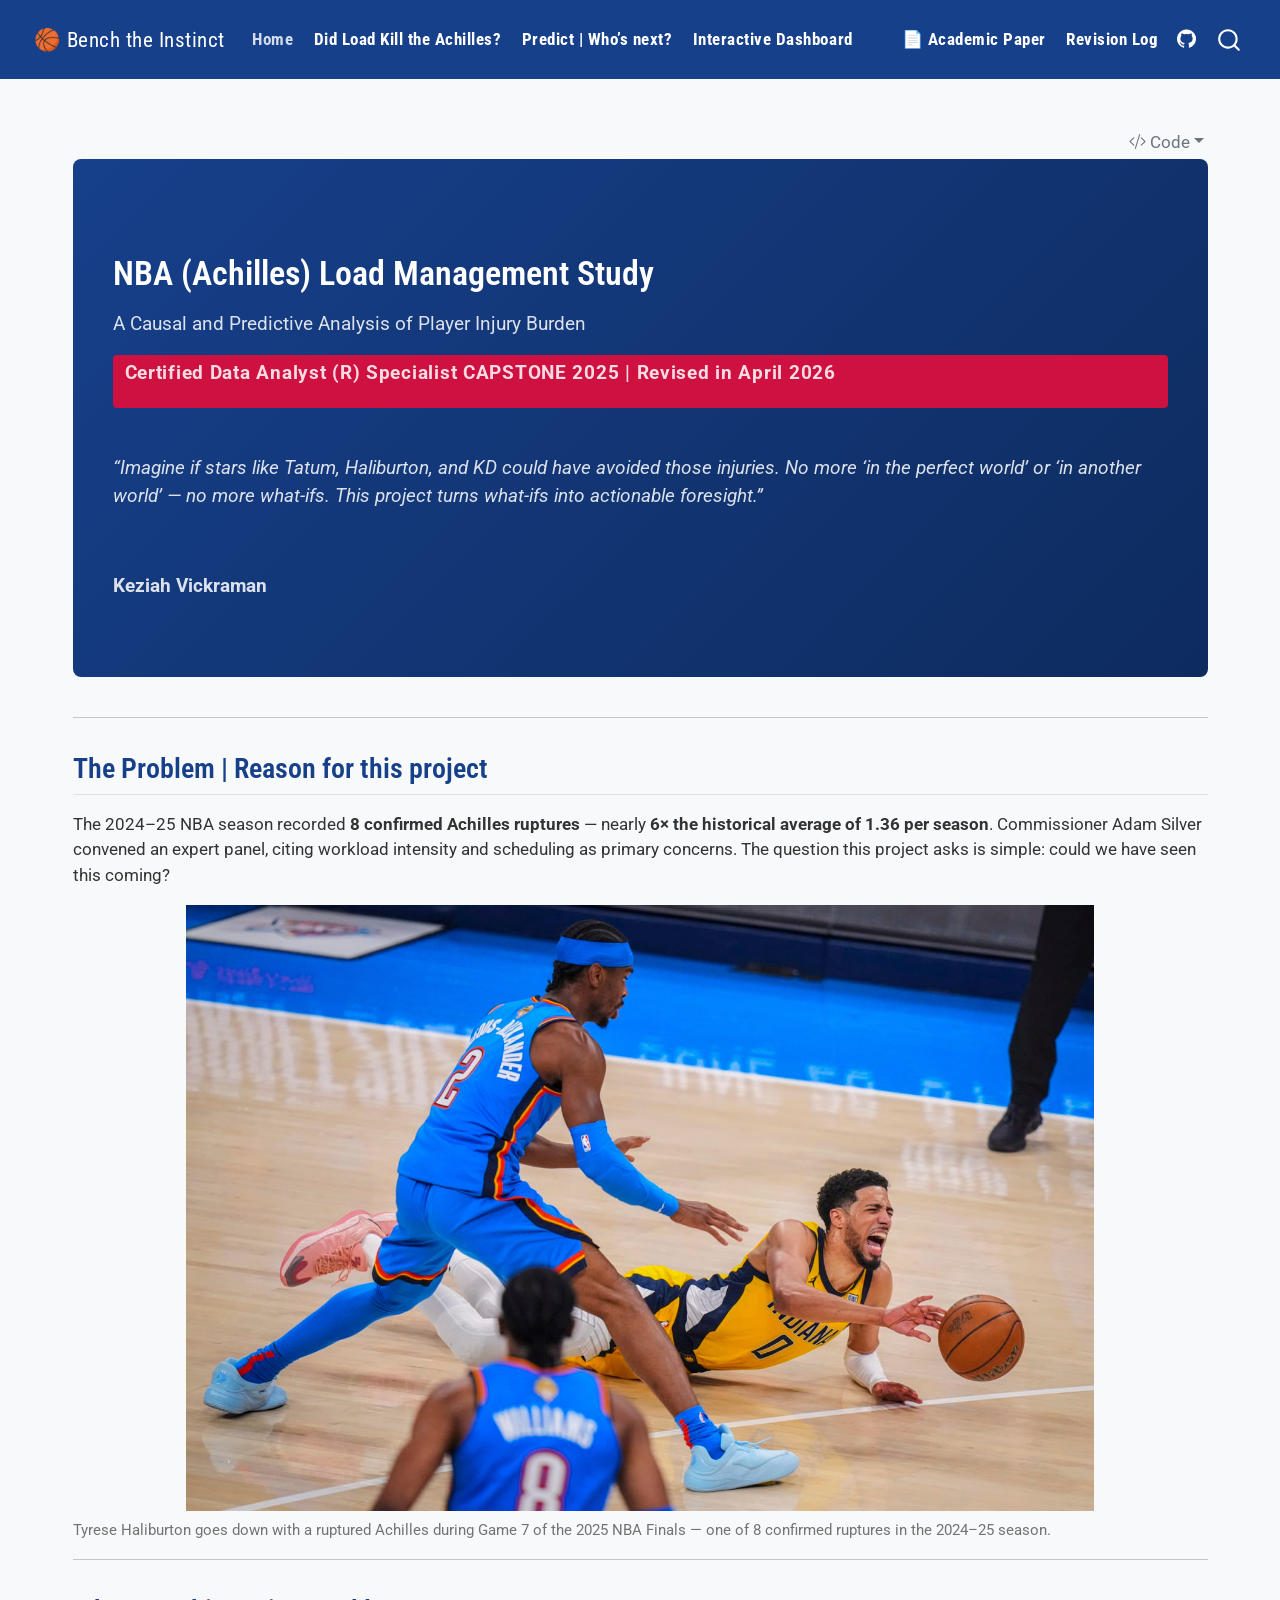
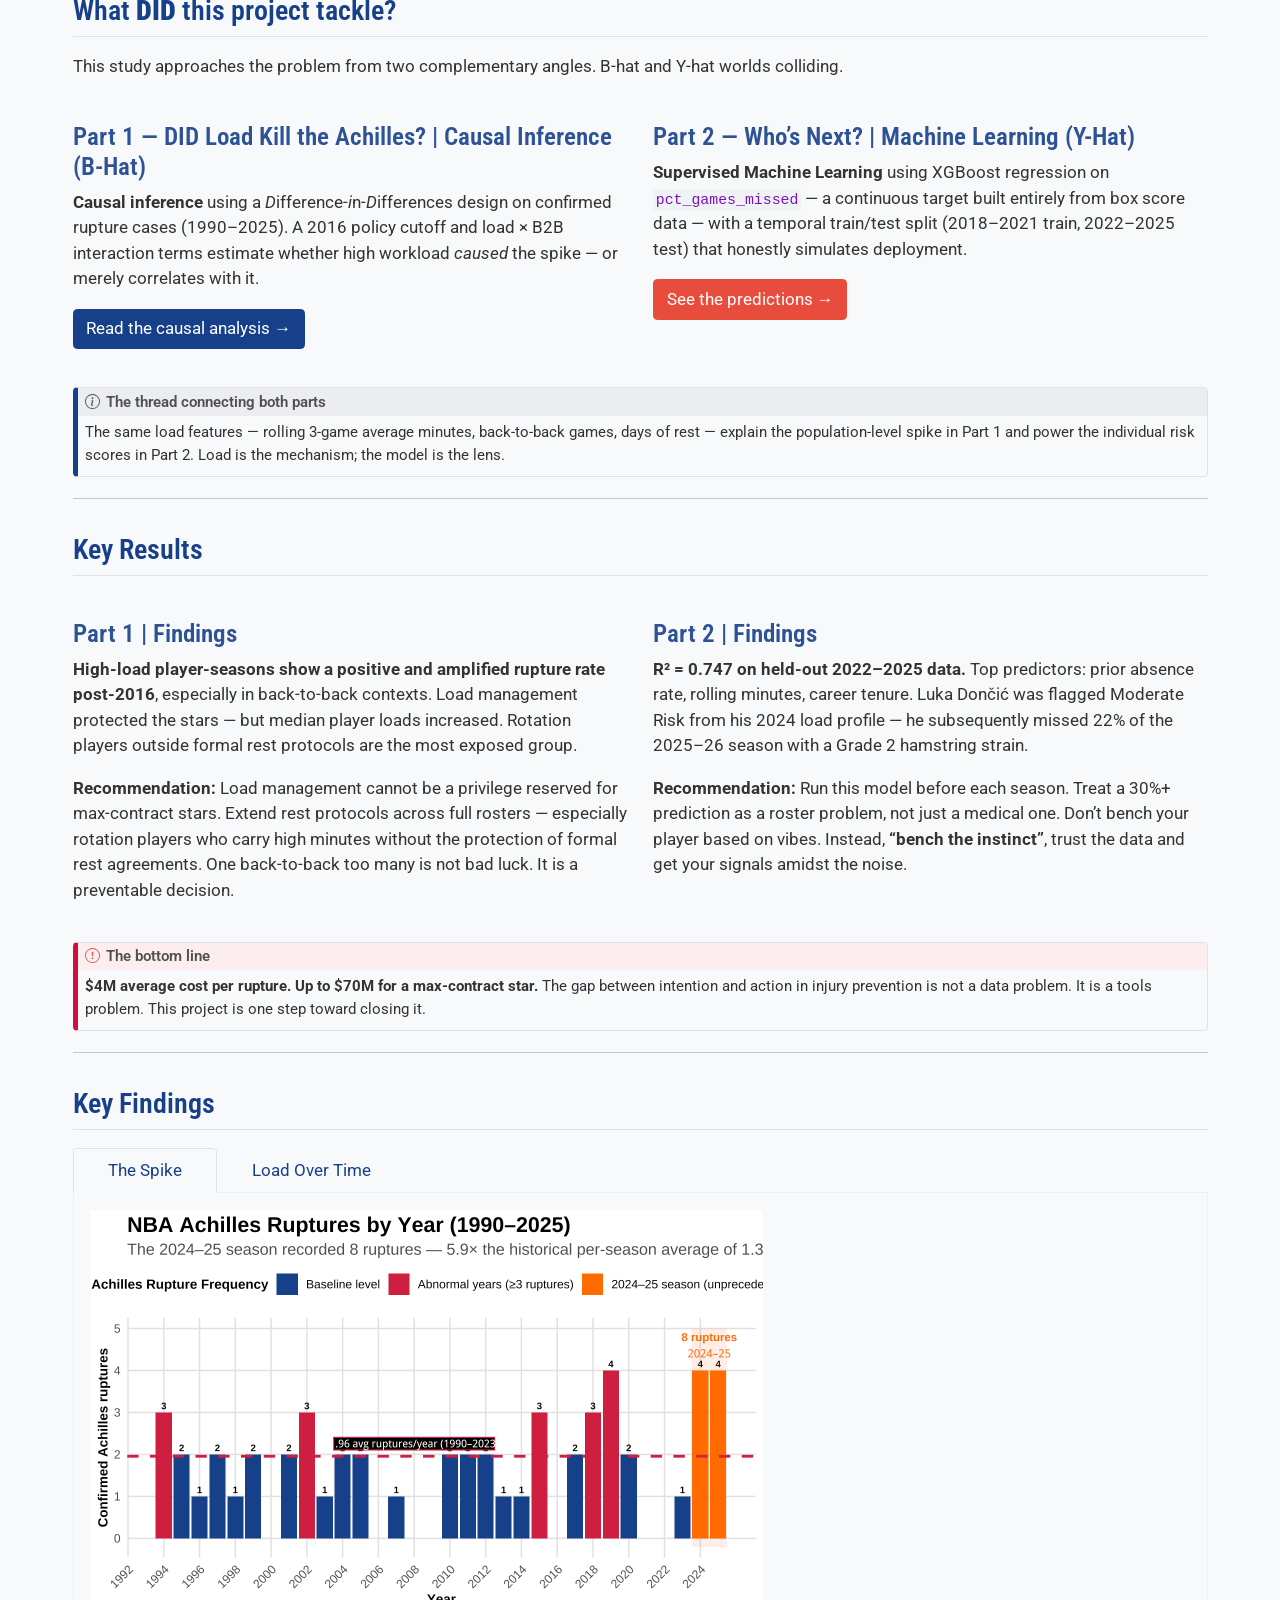
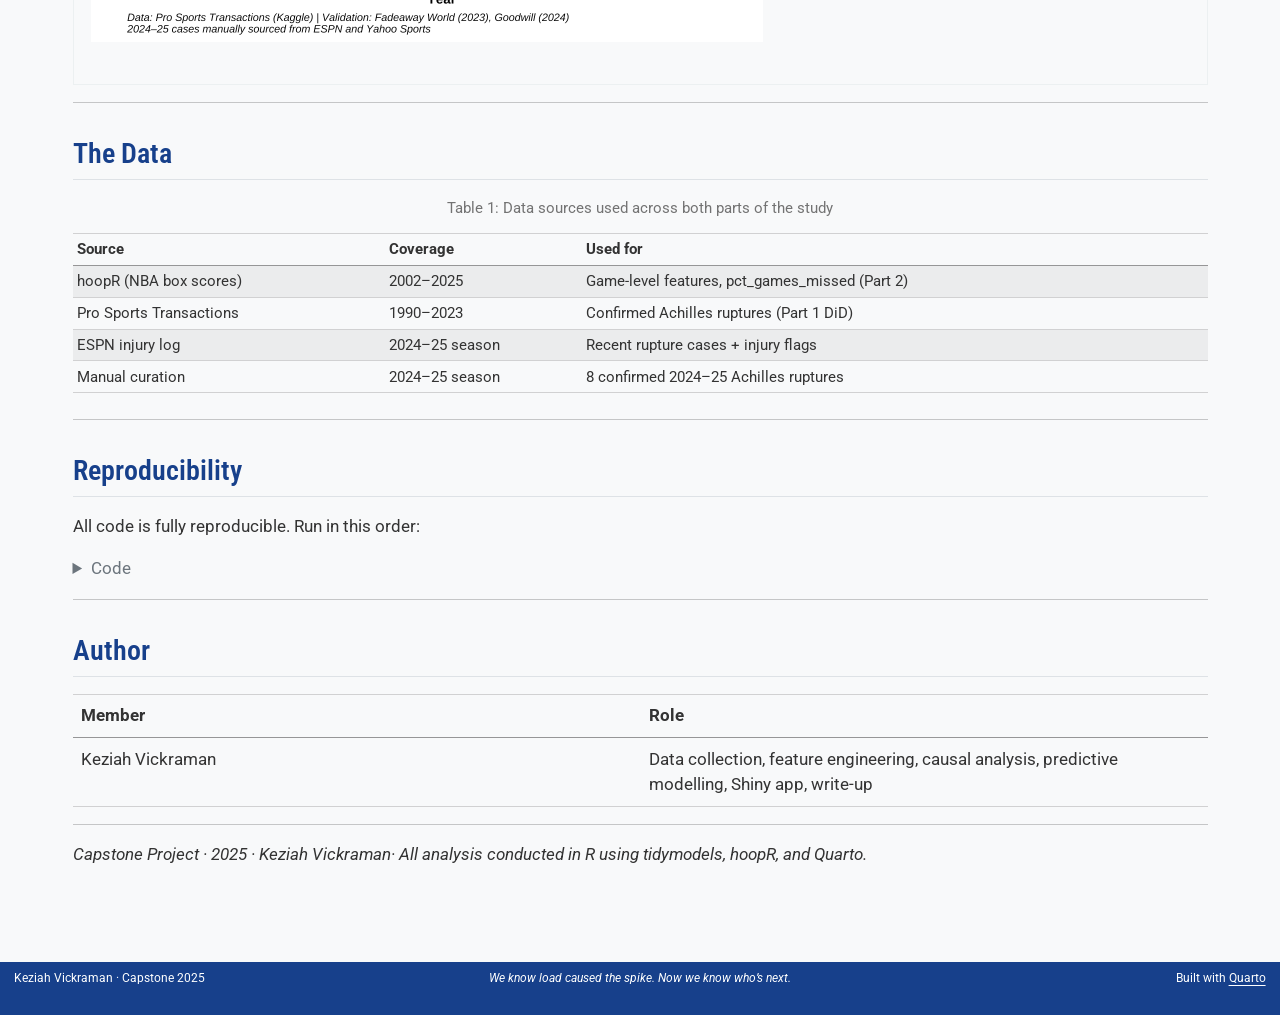
<file: docs/index.html>
<!DOCTYPE html>
<html xmlns="http://www.w3.org/1999/xhtml" lang="en" xml:lang="en"><head>

<meta charset="utf-8">
<meta name="generator" content="quarto-1.8.25">

<meta name="viewport" content="width=device-width, initial-scale=1.0, user-scalable=yes">


<title>Bench the Instinct</title>
<style>
code{white-space: pre-wrap;}
span.smallcaps{font-variant: small-caps;}
div.columns{display: flex; gap: min(4vw, 1.5em);}
div.column{flex: auto; overflow-x: auto;}
div.hanging-indent{margin-left: 1.5em; text-indent: -1.5em;}
ul.task-list{list-style: none;}
ul.task-list li input[type="checkbox"] {
  width: 0.8em;
  margin: 0 0.8em 0.2em -1em; /* quarto-specific, see https://github.com/quarto-dev/quarto-cli/issues/4556 */ 
  vertical-align: middle;
}
/* CSS for syntax highlighting */
html { -webkit-text-size-adjust: 100%; }
pre > code.sourceCode { white-space: pre; position: relative; }
pre > code.sourceCode > span { display: inline-block; line-height: 1.25; }
pre > code.sourceCode > span:empty { height: 1.2em; }
.sourceCode { overflow: visible; }
code.sourceCode > span { color: inherit; text-decoration: inherit; }
div.sourceCode { margin: 1em 0; }
pre.sourceCode { margin: 0; }
@media screen {
div.sourceCode { overflow: auto; }
}
@media print {
pre > code.sourceCode { white-space: pre-wrap; }
pre > code.sourceCode > span { text-indent: -5em; padding-left: 5em; }
}
pre.numberSource code
  { counter-reset: source-line 0; }
pre.numberSource code > span
  { position: relative; left: -4em; counter-increment: source-line; }
pre.numberSource code > span > a:first-child::before
  { content: counter(source-line);
    position: relative; left: -1em; text-align: right; vertical-align: baseline;
    border: none; display: inline-block;
    -webkit-touch-callout: none; -webkit-user-select: none;
    -khtml-user-select: none; -moz-user-select: none;
    -ms-user-select: none; user-select: none;
    padding: 0 4px; width: 4em;
  }
pre.numberSource { margin-left: 3em;  padding-left: 4px; }
div.sourceCode
  {   }
@media screen {
pre > code.sourceCode > span > a:first-child::before { text-decoration: underline; }
}
</style>


<script src="site_libs/quarto-nav/quarto-nav.js"></script>
<script src="site_libs/quarto-nav/headroom.min.js"></script>
<script src="site_libs/clipboard/clipboard.min.js"></script>
<script src="site_libs/quarto-search/autocomplete.umd.js"></script>
<script src="site_libs/quarto-search/fuse.min.js"></script>
<script src="site_libs/quarto-search/quarto-search.js"></script>
<meta name="quarto:offset" content="./">
<script src="site_libs/quarto-html/quarto.js" type="module"></script>
<script src="site_libs/quarto-html/tabsets/tabsets.js" type="module"></script>
<script src="site_libs/quarto-html/axe/axe-check.js" type="module"></script>
<script src="site_libs/quarto-html/popper.min.js"></script>
<script src="site_libs/quarto-html/tippy.umd.min.js"></script>
<script src="site_libs/quarto-html/anchor.min.js"></script>
<link href="site_libs/quarto-html/tippy.css" rel="stylesheet">
<link href="site_libs/quarto-html/quarto-syntax-highlighting-065a5179aebd64318d7ea99d77b64a9e.css" rel="stylesheet" id="quarto-text-highlighting-styles">
<script src="site_libs/bootstrap/bootstrap.min.js"></script>
<link href="site_libs/bootstrap/bootstrap-icons.css" rel="stylesheet">
<link href="site_libs/bootstrap/bootstrap-1ee2f1216c0f7c7908e60f6449a23654.min.css" rel="stylesheet" append-hash="true" id="quarto-bootstrap" data-mode="light">
<script id="quarto-search-options" type="application/json">{
  "location": "navbar",
  "copy-button": false,
  "collapse-after": 3,
  "panel-placement": "end",
  "type": "overlay",
  "limit": 50,
  "keyboard-shortcut": [
    "f",
    "/",
    "s"
  ],
  "show-item-context": false,
  "language": {
    "search-no-results-text": "No results",
    "search-matching-documents-text": "matching documents",
    "search-copy-link-title": "Copy link to search",
    "search-hide-matches-text": "Hide additional matches",
    "search-more-match-text": "more match in this document",
    "search-more-matches-text": "more matches in this document",
    "search-clear-button-title": "Clear",
    "search-text-placeholder": "",
    "search-detached-cancel-button-title": "Cancel",
    "search-submit-button-title": "Submit",
    "search-label": "Search"
  }
}</script>
<style>html{ scroll-behavior: smooth; }</style>
<link href="site_libs/pagedtable-1.1/css/pagedtable.css" rel="stylesheet">
<script src="site_libs/pagedtable-1.1/js/pagedtable.js"></script>


</head>

<body class="nav-fixed quarto-light">

<div id="quarto-search-results"></div>
  <header id="quarto-header" class="headroom fixed-top">
    <nav class="navbar navbar-expand-lg " data-bs-theme="dark">
      <div class="navbar-container container-fluid">
      <div class="navbar-brand-container mx-auto">
    <a href="./index.html" class="navbar-brand navbar-brand-logo">
    </a>
    <a class="navbar-brand" href="./index.html">
    <span class="navbar-title">🏀 Bench the Instinct</span>
    </a>
  </div>
            <div id="quarto-search" class="" title="Search"></div>
          <button class="navbar-toggler" type="button" data-bs-toggle="collapse" data-bs-target="#navbarCollapse" aria-controls="navbarCollapse" role="menu" aria-expanded="false" aria-label="Toggle navigation" onclick="if (window.quartoToggleHeadroom) { window.quartoToggleHeadroom(); }">
  <span class="navbar-toggler-icon"></span>
</button>
          <div class="collapse navbar-collapse" id="navbarCollapse">
            <ul class="navbar-nav navbar-nav-scroll me-auto">
  <li class="nav-item">
    <a class="nav-link active" href="./index.html" aria-current="page"> 
<span class="menu-text">Home</span></a>
  </li>  
  <li class="nav-item">
    <a class="nav-link" href="./part1_causal.html"> 
<span class="menu-text">Did Load Kill the Achilles?</span></a>
  </li>  
  <li class="nav-item">
    <a class="nav-link" href="./part2_predictive.html"> 
<span class="menu-text">Predict | Who’s next?</span></a>
  </li>  
  <li class="nav-item">
    <a class="nav-link" href="./app.html"> 
<span class="menu-text">Interactive Dashboard</span></a>
  </li>  
</ul>
            <ul class="navbar-nav navbar-nav-scroll ms-auto">
  <li class="nav-item">
    <a class="nav-link" href="./submission.html"> 
<span class="menu-text">📄 Academic Paper</span></a>
  </li>  
  <li class="nav-item">
    <a class="nav-link" href="./revision_log.html"> 
<span class="menu-text">Revision Log</span></a>
  </li>  
  <li class="nav-item compact">
    <a class="nav-link" href="https://github.com/KeziahVickraman/bench-the-instinct"> <i class="bi bi-github" role="img" aria-label="GitHub">
</i> 
<span class="menu-text"></span></a>
  </li>  
</ul>
          </div> <!-- /navcollapse -->
            <div class="quarto-navbar-tools">
</div>
      </div> <!-- /container-fluid -->
    </nav>
</header>
<!-- content -->
<div id="quarto-content" class="quarto-container page-columns page-rows-contents page-layout-full page-navbar">
<!-- sidebar -->
<!-- margin-sidebar -->
    
<!-- main -->
<main class="content column-page" id="quarto-document-content"><header id="title-block-header" class="quarto-title-block"><h1 class="title display-7"></h1></header><div class="quarto-title-block"><div class="quarto-title-tools-only"><button type="button" class="btn code-tools-button dropdown-toggle" id="quarto-code-tools-menu" data-bs-toggle="dropdown" aria-expanded="false"><i class="bi"></i> Code</button><ul class="dropdown-menu dropdown-menu-end" aria-labelelledby="quarto-code-tools-menu"><li><a id="quarto-show-all-code" class="dropdown-item" href="javascript:void(0)" role="button">Show All Code</a></li><li><a id="quarto-hide-all-code" class="dropdown-item" href="javascript:void(0)" role="button">Hide All Code</a></li><li><hr class="dropdown-divider"></li><li><a id="quarto-view-source" class="dropdown-item" href="javascript:void(0)" role="button">View Source</a></li></ul></div></div>




<section id="nba-achilles-load-management-study" class="level1 hero-banner">
<h1>NBA (Achilles) Load Management Study</h1>
<p>A Causal and Predictive Analysis of Player Injury Burden</p>
<div class="badge-red">
<p>Certified Data Analyst (R) Specialist CAPSTONE 2025 | Revised in April 2026</p>
</div>
<p><br></p>
<p><em>“Imagine if stars like Tatum, Haliburton, and KD could have avoided those injuries. No more ‘in the perfect world’ or ‘in another world’ — no more what-ifs. This project turns what-ifs into actionable foresight.”</em></p>
<p><br></p>
<p><strong>Keziah Vickraman</strong></p>
</section>
<hr>
<section id="the-problem-reason-for-this-project" class="level2">
<h2 class="anchored" data-anchor-id="the-problem-reason-for-this-project">The Problem | Reason for this project</h2>
<p>The 2024–25 NBA season recorded <strong>8 confirmed Achilles ruptures</strong> — nearly <strong>6× the historical average of 1.36 per season</strong>. Commissioner Adam Silver convened an expert panel, citing workload intensity and scheduling as primary concerns. The question this project asks is simple: could we have seen this coming?</p>
<div class="quarto-figure quarto-figure-center">
<figure class="figure">
<p><img src="achilles.jpg" class="img-fluid figure-img" style="width:80.0%"></p>
<figcaption>Tyrese Haliburton goes down with a ruptured Achilles during Game 7 of the 2025 NBA Finals — one of 8 confirmed ruptures in the 2024–25 season.</figcaption>
</figure>
</div>
<hr>
</section>
<section id="what-did-this-project-tackle" class="level2">
<h2 class="anchored" data-anchor-id="what-did-this-project-tackle">What <strong>DID</strong> this project tackle?</h2>
<p>This study approaches the problem from two complementary angles. B-hat and Y-hat worlds colliding.</p>
<div class="grid">
<section id="part-1-did-load-kill-the-achilles-causal-inference-b-hat" class="level3 g-col-6">
<h3 class="anchored" data-anchor-id="part-1-did-load-kill-the-achilles-causal-inference-b-hat">Part 1 — DID Load Kill the Achilles? | Causal Inference (B-Hat)</h3>
<p><strong>Causal inference</strong> using a <em>D</em>ifference-<em>i</em>n-<em>D</em>ifferences design on confirmed rupture cases (1990–2025). A 2016 policy cutoff and load × B2B interaction terms estimate whether high workload <em>caused</em> the spike — or merely correlates with it.</p>
<p><a href="./part1_causal.html" class="btn btn-primary">Read the causal analysis →</a></p>
</section>
<section id="part-2-whos-next-machine-learning-y-hat" class="level3 g-col-6">
<h3 class="anchored" data-anchor-id="part-2-whos-next-machine-learning-y-hat">Part 2 — Who’s Next? | Machine Learning (Y-Hat)</h3>
<p><strong>Supervised Machine Learning</strong> using XGBoost regression on <code>pct_games_missed</code> — a continuous target built entirely from box score data — with a temporal train/test split (2018–2021 train, 2022–2025 test) that honestly simulates deployment.</p>
<p><a href="./part2_predictive.html" class="btn btn-danger">See the predictions →</a></p>
</section>
</div>
<div class="callout callout-style-default callout-note callout-titled">
<div class="callout-header d-flex align-content-center">
<div class="callout-icon-container">
<i class="callout-icon"></i>
</div>
<div class="callout-title-container flex-fill">
<span class="screen-reader-only">Note</span>The thread connecting both parts
</div>
</div>
<div class="callout-body-container callout-body">
<p>The same load features — rolling 3-game average minutes, back-to-back games, days of rest — explain the population-level spike in Part 1 and power the individual risk scores in Part 2. Load is the mechanism; the model is the lens.</p>
</div>
</div>
<hr>
</section>
<section id="key-results" class="level2">
<h2 class="anchored" data-anchor-id="key-results">Key Results</h2>
<div class="grid">
<section id="part-1-findings" class="level3 g-col-6">
<h3 class="anchored" data-anchor-id="part-1-findings">Part 1 | Findings</h3>
<p><strong>High-load player-seasons show a positive and amplified rupture rate post-2016</strong>, especially in back-to-back contexts. Load management protected the stars — but median player loads increased. Rotation players outside formal rest protocols are the most exposed group.</p>
<p><strong>Recommendation:</strong> Load management cannot be a privilege reserved for max-contract stars. Extend rest protocols across full rosters — especially rotation players who carry high minutes without the protection of formal rest agreements. One back-to-back too many is not bad luck. It is a preventable decision.</p>
</section>
<section id="part-2-findings" class="level3 g-col-6">
<h3 class="anchored" data-anchor-id="part-2-findings">Part 2 | Findings</h3>
<p><strong>R² = 0.747 on held-out 2022–2025 data.</strong> Top predictors: prior absence rate, rolling minutes, career tenure. Luka Dončić was flagged Moderate Risk from his 2024 load profile — he subsequently missed 22% of the 2025–26 season with a Grade 2 hamstring strain.</p>
<p><strong>Recommendation:</strong> Run this model before each season. Treat a 30%+ prediction as a roster problem, not just a medical one. Don’t bench your player based on vibes. Instead, <strong>“bench the instinct”</strong>, trust the data and get your signals amidst the noise.</p>
</section>
</div>
<div class="callout callout-style-default callout-important callout-titled">
<div class="callout-header d-flex align-content-center">
<div class="callout-icon-container">
<i class="callout-icon"></i>
</div>
<div class="callout-title-container flex-fill">
<span class="screen-reader-only">Important</span>The bottom line
</div>
</div>
<div class="callout-body-container callout-body">
<p><strong>$4M average cost per rupture. Up to $70M for a max-contract star.</strong> The gap between intention and action in injury prevention is not a data problem. It is a tools problem. This project is one step toward closing it.</p>
</div>
</div>
<hr>
</section>
<section id="key-findings" class="level2">
<h2 class="anchored" data-anchor-id="key-findings">Key Findings</h2>
<div class="tabset-margin-container"></div><div class="panel-tabset">
<ul class="nav nav-tabs" role="tablist"><li class="nav-item" role="presentation"><a class="nav-link active" id="tabset-1-1-tab" data-bs-toggle="tab" data-bs-target="#tabset-1-1" role="tab" aria-controls="tabset-1-1" aria-selected="true" href="">The Spike</a></li><li class="nav-item" role="presentation"><a class="nav-link" id="tabset-1-2-tab" data-bs-toggle="tab" data-bs-target="#tabset-1-2" role="tab" aria-controls="tabset-1-2" aria-selected="false" href="">Load Over Time</a></li></ul>
<div class="tab-content">
<div id="tabset-1-1" class="tab-pane active" role="tabpanel" aria-labelledby="tabset-1-1-tab">
<div class="cell">
<div class="cell-output-display">
<div>
<figure class="figure">
<p><img src="index_files/figure-html/spike-preview-1.png" class="img-fluid figure-img" width="672"></p>
</figure>
</div>
</div>
</div>
</div>
<div id="tabset-1-2" class="tab-pane" role="tabpanel" aria-labelledby="tabset-1-2-tab">
<div class="cell">
<div class="cell-output-display">
<div>
<figure class="figure">
<p><img src="index_files/figure-html/load-preview-1.png" class="img-fluid figure-img" width="672"></p>
</figure>
</div>
</div>
</div>
</div>
</div>
</div>
<hr>
</section>
<section id="the-data" class="level2">
<h2 class="anchored" data-anchor-id="the-data">The Data</h2>
<div class="cell">
<div id="tbl-data-summary" class="cell quarto-float quarto-figure quarto-figure-center anchored">
<figure class="quarto-float quarto-float-tbl figure">
<figcaption class="quarto-float-caption-top quarto-float-caption quarto-float-tbl" id="tbl-data-summary-caption-0ceaefa1-69ba-4598-a22c-09a6ac19f8ca">
Table&nbsp;1: Data sources used across both parts of the study
</figcaption>
<div aria-describedby="tbl-data-summary-caption-0ceaefa1-69ba-4598-a22c-09a6ac19f8ca">
<div class="cell-output-display">
<table class="do-not-create-environment cell caption-top table table-sm table-striped small">
<colgroup>
<col style="width: 27%">
<col style="width: 17%">
<col style="width: 54%">
</colgroup>
<thead>
<tr class="header">
<th style="text-align: left;">Source</th>
<th style="text-align: left;">Coverage</th>
<th style="text-align: left;">Used for</th>
</tr>
</thead>
<tbody>
<tr class="odd">
<td style="text-align: left;">hoopR (NBA box scores)</td>
<td style="text-align: left;">2002–2025</td>
<td style="text-align: left;">Game-level features, pct_games_missed (Part 2)</td>
</tr>
<tr class="even">
<td style="text-align: left;">Pro Sports Transactions</td>
<td style="text-align: left;">1990–2023</td>
<td style="text-align: left;">Confirmed Achilles ruptures (Part 1 DiD)</td>
</tr>
<tr class="odd">
<td style="text-align: left;">ESPN injury log</td>
<td style="text-align: left;">2024–25 season</td>
<td style="text-align: left;">Recent rupture cases + injury flags</td>
</tr>
<tr class="even">
<td style="text-align: left;">Manual curation</td>
<td style="text-align: left;">2024–25 season</td>
<td style="text-align: left;">8 confirmed 2024–25 Achilles ruptures</td>
</tr>
</tbody>
</table>
</div>
</div>
</figure>
</div>
</div>
<hr>
</section>
<section id="reproducibility" class="level2">
<h2 class="anchored" data-anchor-id="reproducibility">Reproducibility</h2>
<p>All code is fully reproducible. Run in this order:</p>
<div class="cell">
<details class="code-fold">
<summary>Code</summary>
<div class="code-copy-outer-scaffold"><div class="sourceCode cell-code" id="cb1"><pre class="sourceCode r code-with-copy"><code class="sourceCode r"><span id="cb1-1"><a href="#cb1-1" aria-hidden="true" tabindex="-1"></a><span class="fu">source</span>(<span class="st">"00_Data_Setup.R"</span>)          <span class="co"># 1. Shared data foundation</span></span>
<span id="cb1-2"><a href="#cb1-2" aria-hidden="true" tabindex="-1"></a><span class="fu">source</span>(<span class="st">"Part1_Causal_DiD.R"</span>)       <span class="co"># 2. Causal analysis</span></span>
<span id="cb1-3"><a href="#cb1-3" aria-hidden="true" tabindex="-1"></a><span class="fu">source</span>(<span class="st">"Part2_Predictive_Hurdle.R"</span>) <span class="co"># 3. Predictive model</span></span>
<span id="cb1-4"><a href="#cb1-4" aria-hidden="true" tabindex="-1"></a>shiny<span class="sc">::</span><span class="fu">runApp</span>(<span class="st">"Capstone_Shiny.R"</span>)  <span class="co"># 4. Interactive dashboard</span></span></code></pre></div><button title="Copy to Clipboard" class="code-copy-button"><i class="bi"></i></button></div>
</details>
</div>
<hr>
</section>
<section id="author" class="level2">
<h2 class="anchored" data-anchor-id="author">Author</h2>
<table class="caption-top table">
<colgroup>
<col style="width: 50%">
<col style="width: 50%">
</colgroup>
<thead>
<tr class="header">
<th>Member</th>
<th>Role</th>
</tr>
</thead>
<tbody>
<tr class="odd">
<td>Keziah Vickraman</td>
<td>Data collection, feature engineering, causal analysis, predictive modelling, Shiny app, write-up</td>
</tr>
</tbody>
</table>
<hr>
<p><em>Capstone Project · 2025 · Keziah Vickraman· All analysis conducted in R using tidymodels, hoopR, and Quarto.</em></p>


<!-- -->

</section>

</main> <!-- /main -->
<script id="quarto-html-after-body" type="application/javascript">
  window.document.addEventListener("DOMContentLoaded", function (event) {
    const icon = "";
    const anchorJS = new window.AnchorJS();
    anchorJS.options = {
      placement: 'right',
      icon: icon
    };
    anchorJS.add('.anchored');
    const isCodeAnnotation = (el) => {
      for (const clz of el.classList) {
        if (clz.startsWith('code-annotation-')) {                     
          return true;
        }
      }
      return false;
    }
    const onCopySuccess = function(e) {
      // button target
      const button = e.trigger;
      // don't keep focus
      button.blur();
      // flash "checked"
      button.classList.add('code-copy-button-checked');
      var currentTitle = button.getAttribute("title");
      button.setAttribute("title", "Copied!");
      let tooltip;
      if (window.bootstrap) {
        button.setAttribute("data-bs-toggle", "tooltip");
        button.setAttribute("data-bs-placement", "left");
        button.setAttribute("data-bs-title", "Copied!");
        tooltip = new bootstrap.Tooltip(button, 
          { trigger: "manual", 
            customClass: "code-copy-button-tooltip",
            offset: [0, -8]});
        tooltip.show();    
      }
      setTimeout(function() {
        if (tooltip) {
          tooltip.hide();
          button.removeAttribute("data-bs-title");
          button.removeAttribute("data-bs-toggle");
          button.removeAttribute("data-bs-placement");
        }
        button.setAttribute("title", currentTitle);
        button.classList.remove('code-copy-button-checked');
      }, 1000);
      // clear code selection
      e.clearSelection();
    }
    const getTextToCopy = function(trigger) {
      const outerScaffold = trigger.parentElement.cloneNode(true);
      const codeEl = outerScaffold.querySelector('code');
      for (const childEl of codeEl.children) {
        if (isCodeAnnotation(childEl)) {
          childEl.remove();
        }
      }
      return codeEl.innerText;
    }
    const clipboard = new window.ClipboardJS('.code-copy-button:not([data-in-quarto-modal])', {
      text: getTextToCopy
    });
    clipboard.on('success', onCopySuccess);
    if (window.document.getElementById('quarto-embedded-source-code-modal')) {
      const clipboardModal = new window.ClipboardJS('.code-copy-button[data-in-quarto-modal]', {
        text: getTextToCopy,
        container: window.document.getElementById('quarto-embedded-source-code-modal')
      });
      clipboardModal.on('success', onCopySuccess);
    }
    const viewSource = window.document.getElementById('quarto-view-source') ||
                       window.document.getElementById('quarto-code-tools-source');
    if (viewSource) {
      const sourceUrl = viewSource.getAttribute("data-quarto-source-url");
      viewSource.addEventListener("click", function(e) {
        if (sourceUrl) {
          // rstudio viewer pane
          if (/\bcapabilities=\b/.test(window.location)) {
            window.open(sourceUrl);
          } else {
            window.location.href = sourceUrl;
          }
        } else {
          const modal = new bootstrap.Modal(document.getElementById('quarto-embedded-source-code-modal'));
          modal.show();
        }
        return false;
      });
    }
    function toggleCodeHandler(show) {
      return function(e) {
        const detailsSrc = window.document.querySelectorAll(".cell > details > .sourceCode");
        for (let i=0; i<detailsSrc.length; i++) {
          const details = detailsSrc[i].parentElement;
          if (show) {
            details.open = true;
          } else {
            details.removeAttribute("open");
          }
        }
        const cellCodeDivs = window.document.querySelectorAll(".cell > .sourceCode");
        const fromCls = show ? "hidden" : "unhidden";
        const toCls = show ? "unhidden" : "hidden";
        for (let i=0; i<cellCodeDivs.length; i++) {
          const codeDiv = cellCodeDivs[i];
          if (codeDiv.classList.contains(fromCls)) {
            codeDiv.classList.remove(fromCls);
            codeDiv.classList.add(toCls);
          } 
        }
        return false;
      }
    }
    const hideAllCode = window.document.getElementById("quarto-hide-all-code");
    if (hideAllCode) {
      hideAllCode.addEventListener("click", toggleCodeHandler(false));
    }
    const showAllCode = window.document.getElementById("quarto-show-all-code");
    if (showAllCode) {
      showAllCode.addEventListener("click", toggleCodeHandler(true));
    }
      var localhostRegex = new RegExp(/^(?:http|https):\/\/localhost\:?[0-9]*\//);
      var mailtoRegex = new RegExp(/^mailto:/);
        var filterRegex = new RegExp('/' + window.location.host + '/');
      var isInternal = (href) => {
          return filterRegex.test(href) || localhostRegex.test(href) || mailtoRegex.test(href);
      }
      // Inspect non-navigation links and adorn them if external
     var links = window.document.querySelectorAll('a[href]:not(.nav-link):not(.navbar-brand):not(.toc-action):not(.sidebar-link):not(.sidebar-item-toggle):not(.pagination-link):not(.no-external):not([aria-hidden]):not(.dropdown-item):not(.quarto-navigation-tool):not(.about-link)');
      for (var i=0; i<links.length; i++) {
        const link = links[i];
        if (!isInternal(link.href)) {
          // undo the damage that might have been done by quarto-nav.js in the case of
          // links that we want to consider external
          if (link.dataset.originalHref !== undefined) {
            link.href = link.dataset.originalHref;
          }
        }
      }
    function tippyHover(el, contentFn, onTriggerFn, onUntriggerFn) {
      const config = {
        allowHTML: true,
        maxWidth: 500,
        delay: 100,
        arrow: false,
        appendTo: function(el) {
            return el.parentElement;
        },
        interactive: true,
        interactiveBorder: 10,
        theme: 'quarto',
        placement: 'bottom-start',
      };
      if (contentFn) {
        config.content = contentFn;
      }
      if (onTriggerFn) {
        config.onTrigger = onTriggerFn;
      }
      if (onUntriggerFn) {
        config.onUntrigger = onUntriggerFn;
      }
      window.tippy(el, config); 
    }
    const noterefs = window.document.querySelectorAll('a[role="doc-noteref"]');
    for (var i=0; i<noterefs.length; i++) {
      const ref = noterefs[i];
      tippyHover(ref, function() {
        // use id or data attribute instead here
        let href = ref.getAttribute('data-footnote-href') || ref.getAttribute('href');
        try { href = new URL(href).hash; } catch {}
        const id = href.replace(/^#\/?/, "");
        const note = window.document.getElementById(id);
        if (note) {
          return note.innerHTML;
        } else {
          return "";
        }
      });
    }
    const xrefs = window.document.querySelectorAll('a.quarto-xref');
    const processXRef = (id, note) => {
      // Strip column container classes
      const stripColumnClz = (el) => {
        el.classList.remove("page-full", "page-columns");
        if (el.children) {
          for (const child of el.children) {
            stripColumnClz(child);
          }
        }
      }
      stripColumnClz(note)
      if (id === null || id.startsWith('sec-')) {
        // Special case sections, only their first couple elements
        const container = document.createElement("div");
        if (note.children && note.children.length > 2) {
          container.appendChild(note.children[0].cloneNode(true));
          for (let i = 1; i < note.children.length; i++) {
            const child = note.children[i];
            if (child.tagName === "P" && child.innerText === "") {
              continue;
            } else {
              container.appendChild(child.cloneNode(true));
              break;
            }
          }
          if (window.Quarto?.typesetMath) {
            window.Quarto.typesetMath(container);
          }
          return container.innerHTML
        } else {
          if (window.Quarto?.typesetMath) {
            window.Quarto.typesetMath(note);
          }
          return note.innerHTML;
        }
      } else {
        // Remove any anchor links if they are present
        const anchorLink = note.querySelector('a.anchorjs-link');
        if (anchorLink) {
          anchorLink.remove();
        }
        if (window.Quarto?.typesetMath) {
          window.Quarto.typesetMath(note);
        }
        if (note.classList.contains("callout")) {
          return note.outerHTML;
        } else {
          return note.innerHTML;
        }
      }
    }
    for (var i=0; i<xrefs.length; i++) {
      const xref = xrefs[i];
      tippyHover(xref, undefined, function(instance) {
        instance.disable();
        let url = xref.getAttribute('href');
        let hash = undefined; 
        if (url.startsWith('#')) {
          hash = url;
        } else {
          try { hash = new URL(url).hash; } catch {}
        }
        if (hash) {
          const id = hash.replace(/^#\/?/, "");
          const note = window.document.getElementById(id);
          if (note !== null) {
            try {
              const html = processXRef(id, note.cloneNode(true));
              instance.setContent(html);
            } finally {
              instance.enable();
              instance.show();
            }
          } else {
            // See if we can fetch this
            fetch(url.split('#')[0])
            .then(res => res.text())
            .then(html => {
              const parser = new DOMParser();
              const htmlDoc = parser.parseFromString(html, "text/html");
              const note = htmlDoc.getElementById(id);
              if (note !== null) {
                const html = processXRef(id, note);
                instance.setContent(html);
              } 
            }).finally(() => {
              instance.enable();
              instance.show();
            });
          }
        } else {
          // See if we can fetch a full url (with no hash to target)
          // This is a special case and we should probably do some content thinning / targeting
          fetch(url)
          .then(res => res.text())
          .then(html => {
            const parser = new DOMParser();
            const htmlDoc = parser.parseFromString(html, "text/html");
            const note = htmlDoc.querySelector('main.content');
            if (note !== null) {
              // This should only happen for chapter cross references
              // (since there is no id in the URL)
              // remove the first header
              if (note.children.length > 0 && note.children[0].tagName === "HEADER") {
                note.children[0].remove();
              }
              const html = processXRef(null, note);
              instance.setContent(html);
            } 
          }).finally(() => {
            instance.enable();
            instance.show();
          });
        }
      }, function(instance) {
      });
    }
        let selectedAnnoteEl;
        const selectorForAnnotation = ( cell, annotation) => {
          let cellAttr = 'data-code-cell="' + cell + '"';
          let lineAttr = 'data-code-annotation="' +  annotation + '"';
          const selector = 'span[' + cellAttr + '][' + lineAttr + ']';
          return selector;
        }
        const selectCodeLines = (annoteEl) => {
          const doc = window.document;
          const targetCell = annoteEl.getAttribute("data-target-cell");
          const targetAnnotation = annoteEl.getAttribute("data-target-annotation");
          const annoteSpan = window.document.querySelector(selectorForAnnotation(targetCell, targetAnnotation));
          const lines = annoteSpan.getAttribute("data-code-lines").split(",");
          const lineIds = lines.map((line) => {
            return targetCell + "-" + line;
          })
          let top = null;
          let height = null;
          let parent = null;
          if (lineIds.length > 0) {
              //compute the position of the single el (top and bottom and make a div)
              const el = window.document.getElementById(lineIds[0]);
              top = el.offsetTop;
              height = el.offsetHeight;
              parent = el.parentElement.parentElement;
            if (lineIds.length > 1) {
              const lastEl = window.document.getElementById(lineIds[lineIds.length - 1]);
              const bottom = lastEl.offsetTop + lastEl.offsetHeight;
              height = bottom - top;
            }
            if (top !== null && height !== null && parent !== null) {
              // cook up a div (if necessary) and position it 
              let div = window.document.getElementById("code-annotation-line-highlight");
              if (div === null) {
                div = window.document.createElement("div");
                div.setAttribute("id", "code-annotation-line-highlight");
                div.style.position = 'absolute';
                parent.appendChild(div);
              }
              div.style.top = top - 2 + "px";
              div.style.height = height + 4 + "px";
              div.style.left = 0;
              let gutterDiv = window.document.getElementById("code-annotation-line-highlight-gutter");
              if (gutterDiv === null) {
                gutterDiv = window.document.createElement("div");
                gutterDiv.setAttribute("id", "code-annotation-line-highlight-gutter");
                gutterDiv.style.position = 'absolute';
                const codeCell = window.document.getElementById(targetCell);
                const gutter = codeCell.querySelector('.code-annotation-gutter');
                gutter.appendChild(gutterDiv);
              }
              gutterDiv.style.top = top - 2 + "px";
              gutterDiv.style.height = height + 4 + "px";
            }
            selectedAnnoteEl = annoteEl;
          }
        };
        const unselectCodeLines = () => {
          const elementsIds = ["code-annotation-line-highlight", "code-annotation-line-highlight-gutter"];
          elementsIds.forEach((elId) => {
            const div = window.document.getElementById(elId);
            if (div) {
              div.remove();
            }
          });
          selectedAnnoteEl = undefined;
        };
          // Handle positioning of the toggle
      window.addEventListener(
        "resize",
        throttle(() => {
          elRect = undefined;
          if (selectedAnnoteEl) {
            selectCodeLines(selectedAnnoteEl);
          }
        }, 10)
      );
      function throttle(fn, ms) {
      let throttle = false;
      let timer;
        return (...args) => {
          if(!throttle) { // first call gets through
              fn.apply(this, args);
              throttle = true;
          } else { // all the others get throttled
              if(timer) clearTimeout(timer); // cancel #2
              timer = setTimeout(() => {
                fn.apply(this, args);
                timer = throttle = false;
              }, ms);
          }
        };
      }
        // Attach click handler to the DT
        const annoteDls = window.document.querySelectorAll('dt[data-target-cell]');
        for (const annoteDlNode of annoteDls) {
          annoteDlNode.addEventListener('click', (event) => {
            const clickedEl = event.target;
            if (clickedEl !== selectedAnnoteEl) {
              unselectCodeLines();
              const activeEl = window.document.querySelector('dt[data-target-cell].code-annotation-active');
              if (activeEl) {
                activeEl.classList.remove('code-annotation-active');
              }
              selectCodeLines(clickedEl);
              clickedEl.classList.add('code-annotation-active');
            } else {
              // Unselect the line
              unselectCodeLines();
              clickedEl.classList.remove('code-annotation-active');
            }
          });
        }
    const findCites = (el) => {
      const parentEl = el.parentElement;
      if (parentEl) {
        const cites = parentEl.dataset.cites;
        if (cites) {
          return {
            el,
            cites: cites.split(' ')
          };
        } else {
          return findCites(el.parentElement)
        }
      } else {
        return undefined;
      }
    };
    var bibliorefs = window.document.querySelectorAll('a[role="doc-biblioref"]');
    for (var i=0; i<bibliorefs.length; i++) {
      const ref = bibliorefs[i];
      const citeInfo = findCites(ref);
      if (citeInfo) {
        tippyHover(citeInfo.el, function() {
          var popup = window.document.createElement('div');
          citeInfo.cites.forEach(function(cite) {
            var citeDiv = window.document.createElement('div');
            citeDiv.classList.add('hanging-indent');
            citeDiv.classList.add('csl-entry');
            var biblioDiv = window.document.getElementById('ref-' + cite);
            if (biblioDiv) {
              citeDiv.innerHTML = biblioDiv.innerHTML;
            }
            popup.appendChild(citeDiv);
          });
          return popup.innerHTML;
        });
      }
    }
  });
  </script><div class="modal fade" id="quarto-embedded-source-code-modal" tabindex="-1" aria-labelledby="quarto-embedded-source-code-modal-label" aria-hidden="true"><div class="modal-dialog modal-dialog-scrollable"><div class="modal-content"><div class="modal-header"><h5 class="modal-title" id="quarto-embedded-source-code-modal-label">Source Code</h5><button class="btn-close" data-bs-dismiss="modal"></button></div><div class="modal-body"><div class="">
<div class="code-copy-outer-scaffold"><div class="sourceCode" id="cb2" data-shortcodes="false"><pre class="sourceCode markdown code-with-copy"><code class="sourceCode markdown"><span id="cb2-1"><a href="#cb2-1" aria-hidden="true" tabindex="-1"></a><span class="co">---</span></span>
<span id="cb2-2"><a href="#cb2-2" aria-hidden="true" tabindex="-1"></a><span class="an">page-layout:</span><span class="co"> full</span></span>
<span id="cb2-3"><a href="#cb2-3" aria-hidden="true" tabindex="-1"></a><span class="an">toc:</span><span class="co"> false</span></span>
<span id="cb2-4"><a href="#cb2-4" aria-hidden="true" tabindex="-1"></a><span class="an">editor:</span><span class="co"> </span></span>
<span id="cb2-5"><a href="#cb2-5" aria-hidden="true" tabindex="-1"></a><span class="co">  markdown: </span></span>
<span id="cb2-6"><a href="#cb2-6" aria-hidden="true" tabindex="-1"></a><span class="co">    wrap: 72</span></span>
<span id="cb2-7"><a href="#cb2-7" aria-hidden="true" tabindex="-1"></a><span class="co">---</span></span>
<span id="cb2-8"><a href="#cb2-8" aria-hidden="true" tabindex="-1"></a></span>
<span id="cb2-9"><a href="#cb2-9" aria-hidden="true" tabindex="-1"></a><span class="in">```{r setup, include=FALSE}</span></span>
<span id="cb2-10"><a href="#cb2-10" aria-hidden="true" tabindex="-1"></a><span class="fu">source</span>(<span class="st">"00_Data_Setup.R"</span>)</span>
<span id="cb2-11"><a href="#cb2-11" aria-hidden="true" tabindex="-1"></a><span class="fu">load</span>(<span class="st">"Part1_Causal_Results.RData"</span>)</span>
<span id="cb2-12"><a href="#cb2-12" aria-hidden="true" tabindex="-1"></a><span class="fu">load</span>(<span class="st">"Part2_Predictive_Results.RData"</span>)</span>
<span id="cb2-13"><a href="#cb2-13" aria-hidden="true" tabindex="-1"></a><span class="in">```</span></span>
<span id="cb2-14"><a href="#cb2-14" aria-hidden="true" tabindex="-1"></a></span>
<span id="cb2-15"><a href="#cb2-15" aria-hidden="true" tabindex="-1"></a>:::: hero-banner</span>
<span id="cb2-16"><a href="#cb2-16" aria-hidden="true" tabindex="-1"></a><span class="fu"># NBA (Achilles) Load Management Study</span></span>
<span id="cb2-17"><a href="#cb2-17" aria-hidden="true" tabindex="-1"></a>A Causal and Predictive Analysis of Player Injury Burden</span>
<span id="cb2-18"><a href="#cb2-18" aria-hidden="true" tabindex="-1"></a></span>
<span id="cb2-19"><a href="#cb2-19" aria-hidden="true" tabindex="-1"></a>::: badge-red</span>
<span id="cb2-20"><a href="#cb2-20" aria-hidden="true" tabindex="-1"></a>Certified Data Analyst (R) Specialist CAPSTONE 2025 | Revised in April 2026</span>
<span id="cb2-21"><a href="#cb2-21" aria-hidden="true" tabindex="-1"></a>:::</span>
<span id="cb2-22"><a href="#cb2-22" aria-hidden="true" tabindex="-1"></a></span>
<span id="cb2-23"><a href="#cb2-23" aria-hidden="true" tabindex="-1"></a><span class="dt">&lt;</span><span class="kw">br</span><span class="dt">&gt;</span></span>
<span id="cb2-24"><a href="#cb2-24" aria-hidden="true" tabindex="-1"></a></span>
<span id="cb2-25"><a href="#cb2-25" aria-hidden="true" tabindex="-1"></a>*"Imagine if stars like Tatum, Haliburton, and KD could have avoided</span>
<span id="cb2-26"><a href="#cb2-26" aria-hidden="true" tabindex="-1"></a>those injuries. No more 'in the perfect world' or 'in another world' —</span>
<span id="cb2-27"><a href="#cb2-27" aria-hidden="true" tabindex="-1"></a>no more what-ifs. This project turns what-ifs into actionable foresight."*</span>
<span id="cb2-28"><a href="#cb2-28" aria-hidden="true" tabindex="-1"></a></span>
<span id="cb2-29"><a href="#cb2-29" aria-hidden="true" tabindex="-1"></a><span class="dt">&lt;</span><span class="kw">br</span><span class="dt">&gt;</span></span>
<span id="cb2-30"><a href="#cb2-30" aria-hidden="true" tabindex="-1"></a></span>
<span id="cb2-31"><a href="#cb2-31" aria-hidden="true" tabindex="-1"></a>**Keziah Vickraman**</span>
<span id="cb2-32"><a href="#cb2-32" aria-hidden="true" tabindex="-1"></a>::::</span>
<span id="cb2-33"><a href="#cb2-33" aria-hidden="true" tabindex="-1"></a></span>
<span id="cb2-34"><a href="#cb2-34" aria-hidden="true" tabindex="-1"></a>------------------------------------------------------------------------</span>
<span id="cb2-35"><a href="#cb2-35" aria-hidden="true" tabindex="-1"></a></span>
<span id="cb2-36"><a href="#cb2-36" aria-hidden="true" tabindex="-1"></a><span class="fu">## The Problem | Reason for this project</span></span>
<span id="cb2-37"><a href="#cb2-37" aria-hidden="true" tabindex="-1"></a></span>
<span id="cb2-38"><a href="#cb2-38" aria-hidden="true" tabindex="-1"></a>The 2024–25 NBA season recorded **8 confirmed Achilles ruptures** —</span>
<span id="cb2-39"><a href="#cb2-39" aria-hidden="true" tabindex="-1"></a>nearly **6× the historical average of 1.36 per season**. Commissioner</span>
<span id="cb2-40"><a href="#cb2-40" aria-hidden="true" tabindex="-1"></a>Adam Silver convened an expert panel, citing workload intensity and</span>
<span id="cb2-41"><a href="#cb2-41" aria-hidden="true" tabindex="-1"></a>scheduling as primary concerns. The question this project asks is simple:</span>
<span id="cb2-42"><a href="#cb2-42" aria-hidden="true" tabindex="-1"></a>could we have seen this coming?</span>
<span id="cb2-43"><a href="#cb2-43" aria-hidden="true" tabindex="-1"></a></span>
<span id="cb2-44"><a href="#cb2-44" aria-hidden="true" tabindex="-1"></a><span class="al">![Tyrese Haliburton goes down with a ruptured Achilles during Game 7 of the 2025 NBA Finals — one of 8 confirmed ruptures in the 2024–25 season.](achilles.jpg)</span>{width=80%}</span>
<span id="cb2-45"><a href="#cb2-45" aria-hidden="true" tabindex="-1"></a></span>
<span id="cb2-46"><a href="#cb2-46" aria-hidden="true" tabindex="-1"></a></span>
<span id="cb2-47"><a href="#cb2-47" aria-hidden="true" tabindex="-1"></a>------------------------------------------------------------------------</span>
<span id="cb2-48"><a href="#cb2-48" aria-hidden="true" tabindex="-1"></a></span>
<span id="cb2-49"><a href="#cb2-49" aria-hidden="true" tabindex="-1"></a><span class="fu">## What **DID** this project tackle?</span></span>
<span id="cb2-50"><a href="#cb2-50" aria-hidden="true" tabindex="-1"></a></span>
<span id="cb2-51"><a href="#cb2-51" aria-hidden="true" tabindex="-1"></a>This study approaches the problem from two complementary angles. B-hat and Y-hat worlds colliding. </span>
<span id="cb2-52"><a href="#cb2-52" aria-hidden="true" tabindex="-1"></a></span>
<span id="cb2-53"><a href="#cb2-53" aria-hidden="true" tabindex="-1"></a>::: {.grid}</span>
<span id="cb2-54"><a href="#cb2-54" aria-hidden="true" tabindex="-1"></a></span>
<span id="cb2-55"><a href="#cb2-55" aria-hidden="true" tabindex="-1"></a>::: {.g-col-6}</span>
<span id="cb2-56"><a href="#cb2-56" aria-hidden="true" tabindex="-1"></a><span class="fu">### Part 1 — DID Load Kill the Achilles? | Causal Inference (B-Hat)</span></span>
<span id="cb2-57"><a href="#cb2-57" aria-hidden="true" tabindex="-1"></a></span>
<span id="cb2-58"><a href="#cb2-58" aria-hidden="true" tabindex="-1"></a>**Causal inference** using a *D*ifference-*i*n-*D*ifferences design on</span>
<span id="cb2-59"><a href="#cb2-59" aria-hidden="true" tabindex="-1"></a>confirmed rupture cases (1990–2025). A 2016 policy cutoff and load × B2B</span>
<span id="cb2-60"><a href="#cb2-60" aria-hidden="true" tabindex="-1"></a>interaction terms estimate whether high workload *caused* the spike —</span>
<span id="cb2-61"><a href="#cb2-61" aria-hidden="true" tabindex="-1"></a>or merely correlates with it.</span>
<span id="cb2-62"><a href="#cb2-62" aria-hidden="true" tabindex="-1"></a></span>
<span id="cb2-63"><a href="#cb2-63" aria-hidden="true" tabindex="-1"></a><span class="co">[</span><span class="ot">Read the causal analysis →</span><span class="co">](part1_causal.qmd)</span>{.btn .btn-primary}</span>
<span id="cb2-64"><a href="#cb2-64" aria-hidden="true" tabindex="-1"></a>:::</span>
<span id="cb2-65"><a href="#cb2-65" aria-hidden="true" tabindex="-1"></a></span>
<span id="cb2-66"><a href="#cb2-66" aria-hidden="true" tabindex="-1"></a>::: {.g-col-6}</span>
<span id="cb2-67"><a href="#cb2-67" aria-hidden="true" tabindex="-1"></a><span class="fu">### Part 2 — Who's Next? | Machine Learning (Y-Hat)</span></span>
<span id="cb2-68"><a href="#cb2-68" aria-hidden="true" tabindex="-1"></a></span>
<span id="cb2-69"><a href="#cb2-69" aria-hidden="true" tabindex="-1"></a>**Supervised Machine Learning** using XGBoost regression on <span class="in">`pct_games_missed`</span></span>
<span id="cb2-70"><a href="#cb2-70" aria-hidden="true" tabindex="-1"></a>— a continuous target built entirely from box score data — with a</span>
<span id="cb2-71"><a href="#cb2-71" aria-hidden="true" tabindex="-1"></a>temporal train/test split (2018–2021 train, 2022–2025 test) that</span>
<span id="cb2-72"><a href="#cb2-72" aria-hidden="true" tabindex="-1"></a>honestly simulates deployment.</span>
<span id="cb2-73"><a href="#cb2-73" aria-hidden="true" tabindex="-1"></a></span>
<span id="cb2-74"><a href="#cb2-74" aria-hidden="true" tabindex="-1"></a><span class="co">[</span><span class="ot">See the predictions →</span><span class="co">](part2_predictive.qmd)</span>{.btn .btn-danger}</span>
<span id="cb2-75"><a href="#cb2-75" aria-hidden="true" tabindex="-1"></a>:::</span>
<span id="cb2-76"><a href="#cb2-76" aria-hidden="true" tabindex="-1"></a></span>
<span id="cb2-77"><a href="#cb2-77" aria-hidden="true" tabindex="-1"></a>:::</span>
<span id="cb2-78"><a href="#cb2-78" aria-hidden="true" tabindex="-1"></a></span>
<span id="cb2-79"><a href="#cb2-79" aria-hidden="true" tabindex="-1"></a>::: {.callout-note}</span>
<span id="cb2-80"><a href="#cb2-80" aria-hidden="true" tabindex="-1"></a><span class="fu">## The thread connecting both parts</span></span>
<span id="cb2-81"><a href="#cb2-81" aria-hidden="true" tabindex="-1"></a>The same load features — rolling 3-game average minutes, back-to-back</span>
<span id="cb2-82"><a href="#cb2-82" aria-hidden="true" tabindex="-1"></a>games, days of rest — explain the population-level spike in Part 1 and</span>
<span id="cb2-83"><a href="#cb2-83" aria-hidden="true" tabindex="-1"></a>power the individual risk scores in Part 2. Load is the mechanism; the</span>
<span id="cb2-84"><a href="#cb2-84" aria-hidden="true" tabindex="-1"></a>model is the lens.</span>
<span id="cb2-85"><a href="#cb2-85" aria-hidden="true" tabindex="-1"></a>:::</span>
<span id="cb2-86"><a href="#cb2-86" aria-hidden="true" tabindex="-1"></a></span>
<span id="cb2-87"><a href="#cb2-87" aria-hidden="true" tabindex="-1"></a>------------------------------------------------------------------------</span>
<span id="cb2-88"><a href="#cb2-88" aria-hidden="true" tabindex="-1"></a></span>
<span id="cb2-89"><a href="#cb2-89" aria-hidden="true" tabindex="-1"></a><span class="fu">## Key Results</span></span>
<span id="cb2-90"><a href="#cb2-90" aria-hidden="true" tabindex="-1"></a></span>
<span id="cb2-91"><a href="#cb2-91" aria-hidden="true" tabindex="-1"></a>::: {.grid}</span>
<span id="cb2-92"><a href="#cb2-92" aria-hidden="true" tabindex="-1"></a></span>
<span id="cb2-93"><a href="#cb2-93" aria-hidden="true" tabindex="-1"></a>::: {.g-col-6}</span>
<span id="cb2-94"><a href="#cb2-94" aria-hidden="true" tabindex="-1"></a><span class="fu">### Part 1 | Findings</span></span>
<span id="cb2-95"><a href="#cb2-95" aria-hidden="true" tabindex="-1"></a></span>
<span id="cb2-96"><a href="#cb2-96" aria-hidden="true" tabindex="-1"></a>**High-load player-seasons show a positive and amplified rupture rate</span>
<span id="cb2-97"><a href="#cb2-97" aria-hidden="true" tabindex="-1"></a>post-2016**, especially in back-to-back contexts. Load management</span>
<span id="cb2-98"><a href="#cb2-98" aria-hidden="true" tabindex="-1"></a>protected the stars — but median player loads increased. Rotation</span>
<span id="cb2-99"><a href="#cb2-99" aria-hidden="true" tabindex="-1"></a>players outside formal rest protocols are the most exposed group.</span>
<span id="cb2-100"><a href="#cb2-100" aria-hidden="true" tabindex="-1"></a></span>
<span id="cb2-101"><a href="#cb2-101" aria-hidden="true" tabindex="-1"></a>**Recommendation:** Load management cannot be a privilege reserved for max-contract stars. Extend rest protocols across full rosters — especially rotation players who carry high minutes without the protection of formal rest agreements. One back-to-back too many is not bad luck. It is a preventable decision.</span>
<span id="cb2-102"><a href="#cb2-102" aria-hidden="true" tabindex="-1"></a>:::</span>
<span id="cb2-103"><a href="#cb2-103" aria-hidden="true" tabindex="-1"></a></span>
<span id="cb2-104"><a href="#cb2-104" aria-hidden="true" tabindex="-1"></a>::: {.g-col-6}</span>
<span id="cb2-105"><a href="#cb2-105" aria-hidden="true" tabindex="-1"></a><span class="fu">### Part 2 | Findings</span></span>
<span id="cb2-106"><a href="#cb2-106" aria-hidden="true" tabindex="-1"></a></span>
<span id="cb2-107"><a href="#cb2-107" aria-hidden="true" tabindex="-1"></a>**R² = 0.747 on held-out 2022–2025 data.** Top predictors: prior</span>
<span id="cb2-108"><a href="#cb2-108" aria-hidden="true" tabindex="-1"></a>absence rate, rolling minutes, career tenure. Luka Dončić was flagged</span>
<span id="cb2-109"><a href="#cb2-109" aria-hidden="true" tabindex="-1"></a>Moderate Risk from his 2024 load profile — he subsequently missed 22%</span>
<span id="cb2-110"><a href="#cb2-110" aria-hidden="true" tabindex="-1"></a>of the 2025–26 season with a Grade 2 hamstring strain.</span>
<span id="cb2-111"><a href="#cb2-111" aria-hidden="true" tabindex="-1"></a></span>
<span id="cb2-112"><a href="#cb2-112" aria-hidden="true" tabindex="-1"></a>**Recommendation:** Run this model before each season. Treat a 30%+</span>
<span id="cb2-113"><a href="#cb2-113" aria-hidden="true" tabindex="-1"></a>prediction as a roster problem, not just a medical one. Don't bench</span>
<span id="cb2-114"><a href="#cb2-114" aria-hidden="true" tabindex="-1"></a>your player based on vibes. Instead, **"bench the instinct"**, trust the data and get your signals amidst the noise.</span>
<span id="cb2-115"><a href="#cb2-115" aria-hidden="true" tabindex="-1"></a>:::</span>
<span id="cb2-116"><a href="#cb2-116" aria-hidden="true" tabindex="-1"></a></span>
<span id="cb2-117"><a href="#cb2-117" aria-hidden="true" tabindex="-1"></a>:::</span>
<span id="cb2-118"><a href="#cb2-118" aria-hidden="true" tabindex="-1"></a></span>
<span id="cb2-119"><a href="#cb2-119" aria-hidden="true" tabindex="-1"></a>::: {.callout-important}</span>
<span id="cb2-120"><a href="#cb2-120" aria-hidden="true" tabindex="-1"></a><span class="fu">## The bottom line</span></span>
<span id="cb2-121"><a href="#cb2-121" aria-hidden="true" tabindex="-1"></a>**$4M average cost per rupture. Up to $70M for a max-contract star.**</span>
<span id="cb2-122"><a href="#cb2-122" aria-hidden="true" tabindex="-1"></a>The gap between intention and action in injury prevention is not a data</span>
<span id="cb2-123"><a href="#cb2-123" aria-hidden="true" tabindex="-1"></a>problem. It is a tools problem. This project is one step toward closing it.</span>
<span id="cb2-124"><a href="#cb2-124" aria-hidden="true" tabindex="-1"></a>:::</span>
<span id="cb2-125"><a href="#cb2-125" aria-hidden="true" tabindex="-1"></a></span>
<span id="cb2-126"><a href="#cb2-126" aria-hidden="true" tabindex="-1"></a>------------------------------------------------------------------------</span>
<span id="cb2-127"><a href="#cb2-127" aria-hidden="true" tabindex="-1"></a></span>
<span id="cb2-128"><a href="#cb2-128" aria-hidden="true" tabindex="-1"></a><span class="fu">## Key Findings</span></span>
<span id="cb2-129"><a href="#cb2-129" aria-hidden="true" tabindex="-1"></a></span>
<span id="cb2-130"><a href="#cb2-130" aria-hidden="true" tabindex="-1"></a>::: panel-tabset</span>
<span id="cb2-131"><a href="#cb2-131" aria-hidden="true" tabindex="-1"></a><span class="fu">### The Spike</span></span>
<span id="cb2-132"><a href="#cb2-132" aria-hidden="true" tabindex="-1"></a></span>
<span id="cb2-133"><a href="#cb2-133" aria-hidden="true" tabindex="-1"></a><span class="in">```{r spike-preview, echo=FALSE, fig.height=4.5}</span></span>
<span id="cb2-134"><a href="#cb2-134" aria-hidden="true" tabindex="-1"></a>spike_VIZ</span>
<span id="cb2-135"><a href="#cb2-135" aria-hidden="true" tabindex="-1"></a><span class="in">```</span></span>
<span id="cb2-136"><a href="#cb2-136" aria-hidden="true" tabindex="-1"></a></span>
<span id="cb2-137"><a href="#cb2-137" aria-hidden="true" tabindex="-1"></a><span class="fu">### Load Over Time</span></span>
<span id="cb2-138"><a href="#cb2-138" aria-hidden="true" tabindex="-1"></a></span>
<span id="cb2-139"><a href="#cb2-139" aria-hidden="true" tabindex="-1"></a><span class="in">```{r load-preview, echo=FALSE, fig.height=4}</span></span>
<span id="cb2-140"><a href="#cb2-140" aria-hidden="true" tabindex="-1"></a>load_trend_VIZ</span>
<span id="cb2-141"><a href="#cb2-141" aria-hidden="true" tabindex="-1"></a><span class="in">```</span></span>
<span id="cb2-142"><a href="#cb2-142" aria-hidden="true" tabindex="-1"></a>:::</span>
<span id="cb2-143"><a href="#cb2-143" aria-hidden="true" tabindex="-1"></a></span>
<span id="cb2-144"><a href="#cb2-144" aria-hidden="true" tabindex="-1"></a>------------------------------------------------------------------------</span>
<span id="cb2-145"><a href="#cb2-145" aria-hidden="true" tabindex="-1"></a></span>
<span id="cb2-146"><a href="#cb2-146" aria-hidden="true" tabindex="-1"></a><span class="fu">## The Data</span></span>
<span id="cb2-147"><a href="#cb2-147" aria-hidden="true" tabindex="-1"></a></span>
<span id="cb2-148"><a href="#cb2-148" aria-hidden="true" tabindex="-1"></a><span class="in">```{r data-summary, echo=FALSE}</span></span>
<span id="cb2-149"><a href="#cb2-149" aria-hidden="true" tabindex="-1"></a><span class="co">#| label: tbl-data-summary</span></span>
<span id="cb2-150"><a href="#cb2-150" aria-hidden="true" tabindex="-1"></a><span class="co">#| tbl-cap: "Data sources used across both parts of the study"</span></span>
<span id="cb2-151"><a href="#cb2-151" aria-hidden="true" tabindex="-1"></a></span>
<span id="cb2-152"><a href="#cb2-152" aria-hidden="true" tabindex="-1"></a>tibble<span class="sc">::</span><span class="fu">tribble</span>(</span>
<span id="cb2-153"><a href="#cb2-153" aria-hidden="true" tabindex="-1"></a>  <span class="sc">~</span>Source,                    <span class="sc">~</span>Coverage,         <span class="sc">~</span>Used_For,</span>
<span id="cb2-154"><a href="#cb2-154" aria-hidden="true" tabindex="-1"></a>  <span class="st">"hoopR (NBA box scores)"</span>,   <span class="st">"2002–2025"</span>,       <span class="st">"Game-level features, pct_games_missed (Part 2)"</span>,</span>
<span id="cb2-155"><a href="#cb2-155" aria-hidden="true" tabindex="-1"></a>  <span class="st">"Pro Sports Transactions"</span>,  <span class="st">"1990–2023"</span>,       <span class="st">"Confirmed Achilles ruptures (Part 1 DiD)"</span>,</span>
<span id="cb2-156"><a href="#cb2-156" aria-hidden="true" tabindex="-1"></a>  <span class="st">"ESPN injury log"</span>,          <span class="st">"2024–25 season"</span>,  <span class="st">"Recent rupture cases + injury flags"</span>,</span>
<span id="cb2-157"><a href="#cb2-157" aria-hidden="true" tabindex="-1"></a>  <span class="st">"Manual curation"</span>,          <span class="st">"2024–25 season"</span>,  <span class="st">"8 confirmed 2024–25 Achilles ruptures"</span></span>
<span id="cb2-158"><a href="#cb2-158" aria-hidden="true" tabindex="-1"></a>) <span class="sc">|&gt;</span></span>
<span id="cb2-159"><a href="#cb2-159" aria-hidden="true" tabindex="-1"></a>  knitr<span class="sc">::</span><span class="fu">kable</span>(<span class="at">col.names =</span> <span class="fu">c</span>(<span class="st">"Source"</span>, <span class="st">"Coverage"</span>, <span class="st">"Used for"</span>),</span>
<span id="cb2-160"><a href="#cb2-160" aria-hidden="true" tabindex="-1"></a>               <span class="at">align =</span> <span class="fu">c</span>(<span class="st">"l"</span>, <span class="st">"l"</span>, <span class="st">"l"</span>))</span>
<span id="cb2-161"><a href="#cb2-161" aria-hidden="true" tabindex="-1"></a><span class="in">```</span></span>
<span id="cb2-162"><a href="#cb2-162" aria-hidden="true" tabindex="-1"></a></span>
<span id="cb2-163"><a href="#cb2-163" aria-hidden="true" tabindex="-1"></a>------------------------------------------------------------------------</span>
<span id="cb2-164"><a href="#cb2-164" aria-hidden="true" tabindex="-1"></a></span>
<span id="cb2-165"><a href="#cb2-165" aria-hidden="true" tabindex="-1"></a><span class="fu">## Reproducibility</span></span>
<span id="cb2-166"><a href="#cb2-166" aria-hidden="true" tabindex="-1"></a></span>
<span id="cb2-167"><a href="#cb2-167" aria-hidden="true" tabindex="-1"></a>All code is fully reproducible. Run in this order:</span>
<span id="cb2-168"><a href="#cb2-168" aria-hidden="true" tabindex="-1"></a></span>
<span id="cb2-169"><a href="#cb2-169" aria-hidden="true" tabindex="-1"></a><span class="in">```{r run-order, eval=FALSE}</span></span>
<span id="cb2-170"><a href="#cb2-170" aria-hidden="true" tabindex="-1"></a><span class="fu">source</span>(<span class="st">"00_Data_Setup.R"</span>)          <span class="co"># 1. Shared data foundation</span></span>
<span id="cb2-171"><a href="#cb2-171" aria-hidden="true" tabindex="-1"></a><span class="fu">source</span>(<span class="st">"Part1_Causal_DiD.R"</span>)       <span class="co"># 2. Causal analysis</span></span>
<span id="cb2-172"><a href="#cb2-172" aria-hidden="true" tabindex="-1"></a><span class="fu">source</span>(<span class="st">"Part2_Predictive_Hurdle.R"</span>) <span class="co"># 3. Predictive model</span></span>
<span id="cb2-173"><a href="#cb2-173" aria-hidden="true" tabindex="-1"></a>shiny<span class="sc">::</span><span class="fu">runApp</span>(<span class="st">"Capstone_Shiny.R"</span>)  <span class="co"># 4. Interactive dashboard</span></span>
<span id="cb2-174"><a href="#cb2-174" aria-hidden="true" tabindex="-1"></a><span class="in">```</span></span>
<span id="cb2-175"><a href="#cb2-175" aria-hidden="true" tabindex="-1"></a></span>
<span id="cb2-176"><a href="#cb2-176" aria-hidden="true" tabindex="-1"></a>------------------------------------------------------------------------</span>
<span id="cb2-177"><a href="#cb2-177" aria-hidden="true" tabindex="-1"></a></span>
<span id="cb2-178"><a href="#cb2-178" aria-hidden="true" tabindex="-1"></a><span class="fu">## Author</span></span>
<span id="cb2-179"><a href="#cb2-179" aria-hidden="true" tabindex="-1"></a></span>
<span id="cb2-180"><a href="#cb2-180" aria-hidden="true" tabindex="-1"></a><span class="pp">|</span> Member <span class="pp">|</span> Role <span class="pp">|</span></span>
<span id="cb2-181"><a href="#cb2-181" aria-hidden="true" tabindex="-1"></a><span class="pp">|---|---|</span></span>
<span id="cb2-182"><a href="#cb2-182" aria-hidden="true" tabindex="-1"></a><span class="pp">|</span> Keziah Vickraman <span class="pp">|</span> Data collection, feature engineering, causal analysis, predictive modelling, Shiny app, write-up <span class="pp">|</span></span>
<span id="cb2-183"><a href="#cb2-183" aria-hidden="true" tabindex="-1"></a></span>
<span id="cb2-184"><a href="#cb2-184" aria-hidden="true" tabindex="-1"></a></span>
<span id="cb2-185"><a href="#cb2-185" aria-hidden="true" tabindex="-1"></a>------------------------------------------------------------------------</span>
<span id="cb2-186"><a href="#cb2-186" aria-hidden="true" tabindex="-1"></a></span>
<span id="cb2-187"><a href="#cb2-187" aria-hidden="true" tabindex="-1"></a>*Capstone Project · 2025 · Keziah Vickraman· All analysis conducted in R using tidymodels, hoopR, and Quarto.*</span></code></pre></div><button title="Copy to Clipboard" class="code-copy-button" data-in-quarto-modal=""><i class="bi"></i></button></div>
</div></div></div></div></div>
</div> <!-- /content -->
<footer class="footer">
  <div class="nav-footer">
    <div class="nav-footer-left">
<p>Keziah Vickraman · Capstone 2025</p>
</div>   
    <div class="nav-footer-center">
<p><em>We know load caused the spike. Now we know who’s next.</em></p>
</div>
    <div class="nav-footer-right">
<p>Built with <a href="https://quarto.org">Quarto</a></p>
</div>
  </div>
</footer>




<script src="site_libs/quarto-html/zenscroll-min.js"></script>
</body></html>
</file>
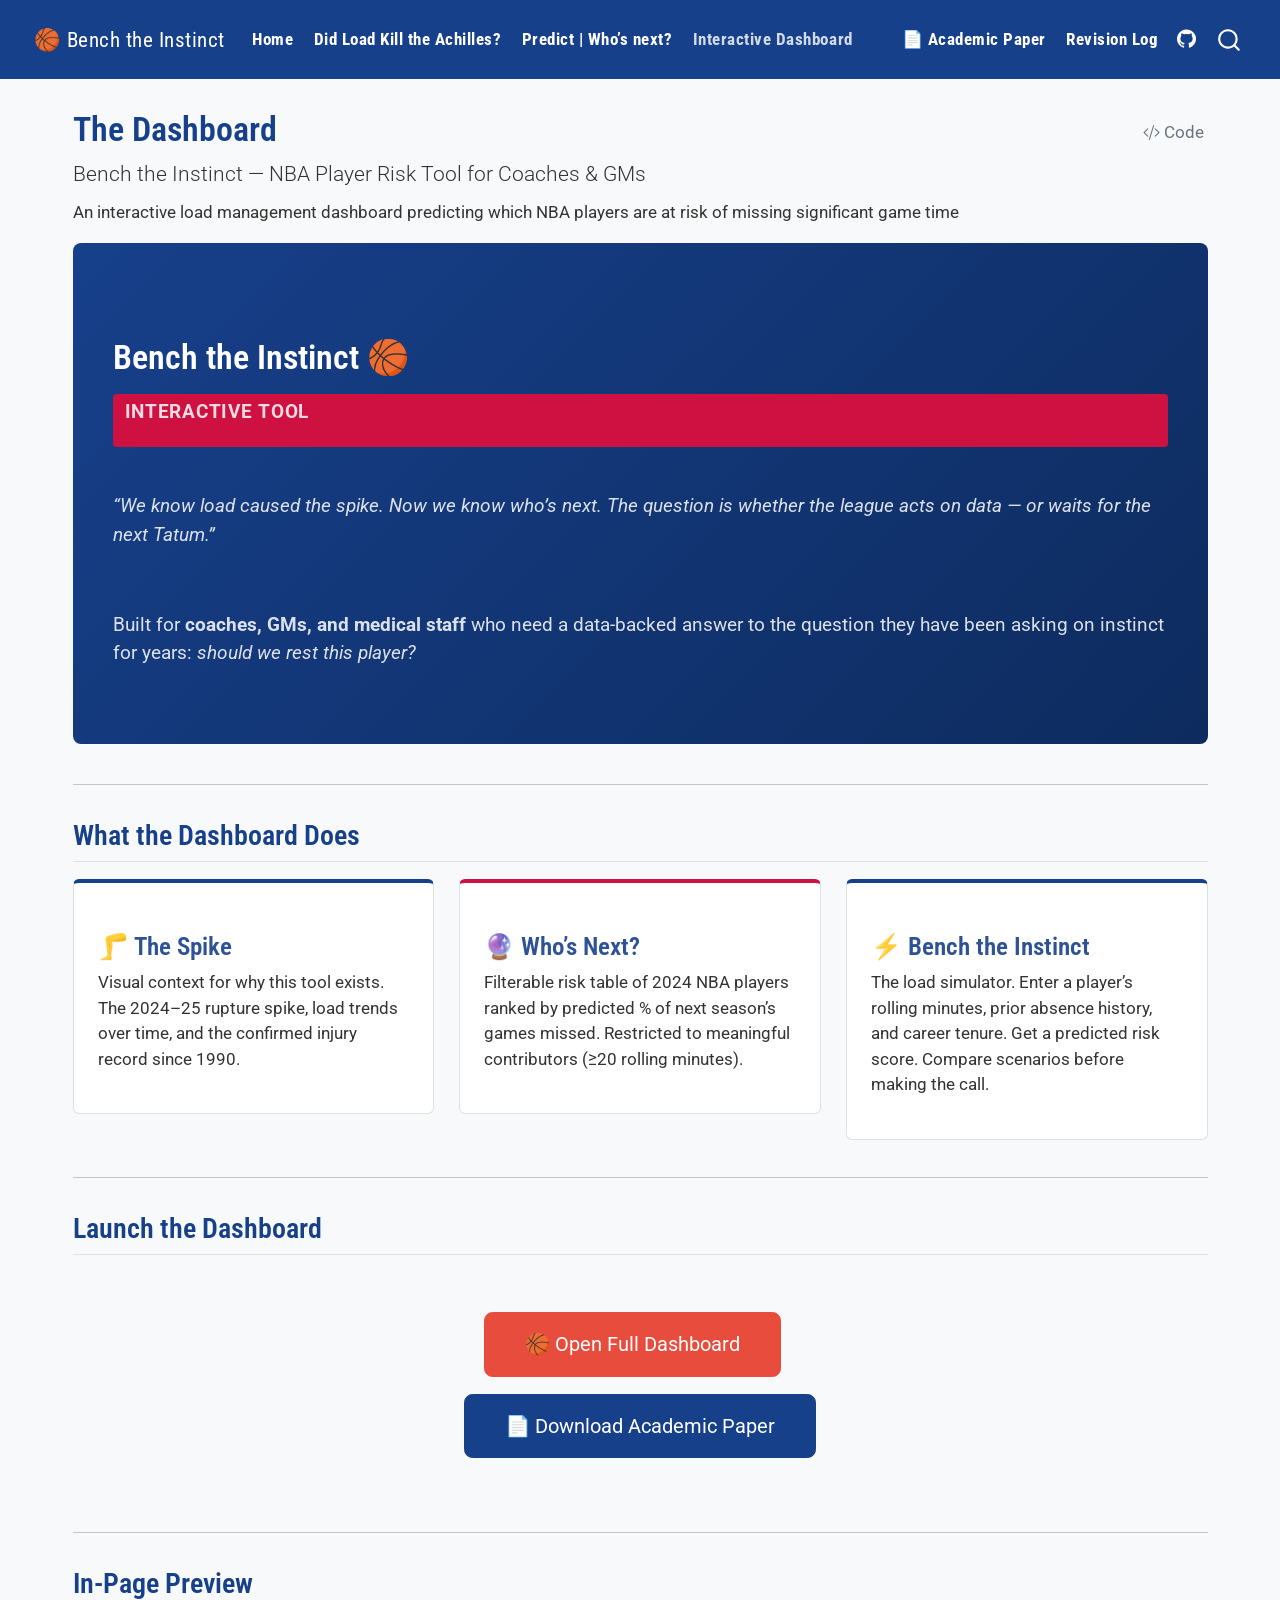
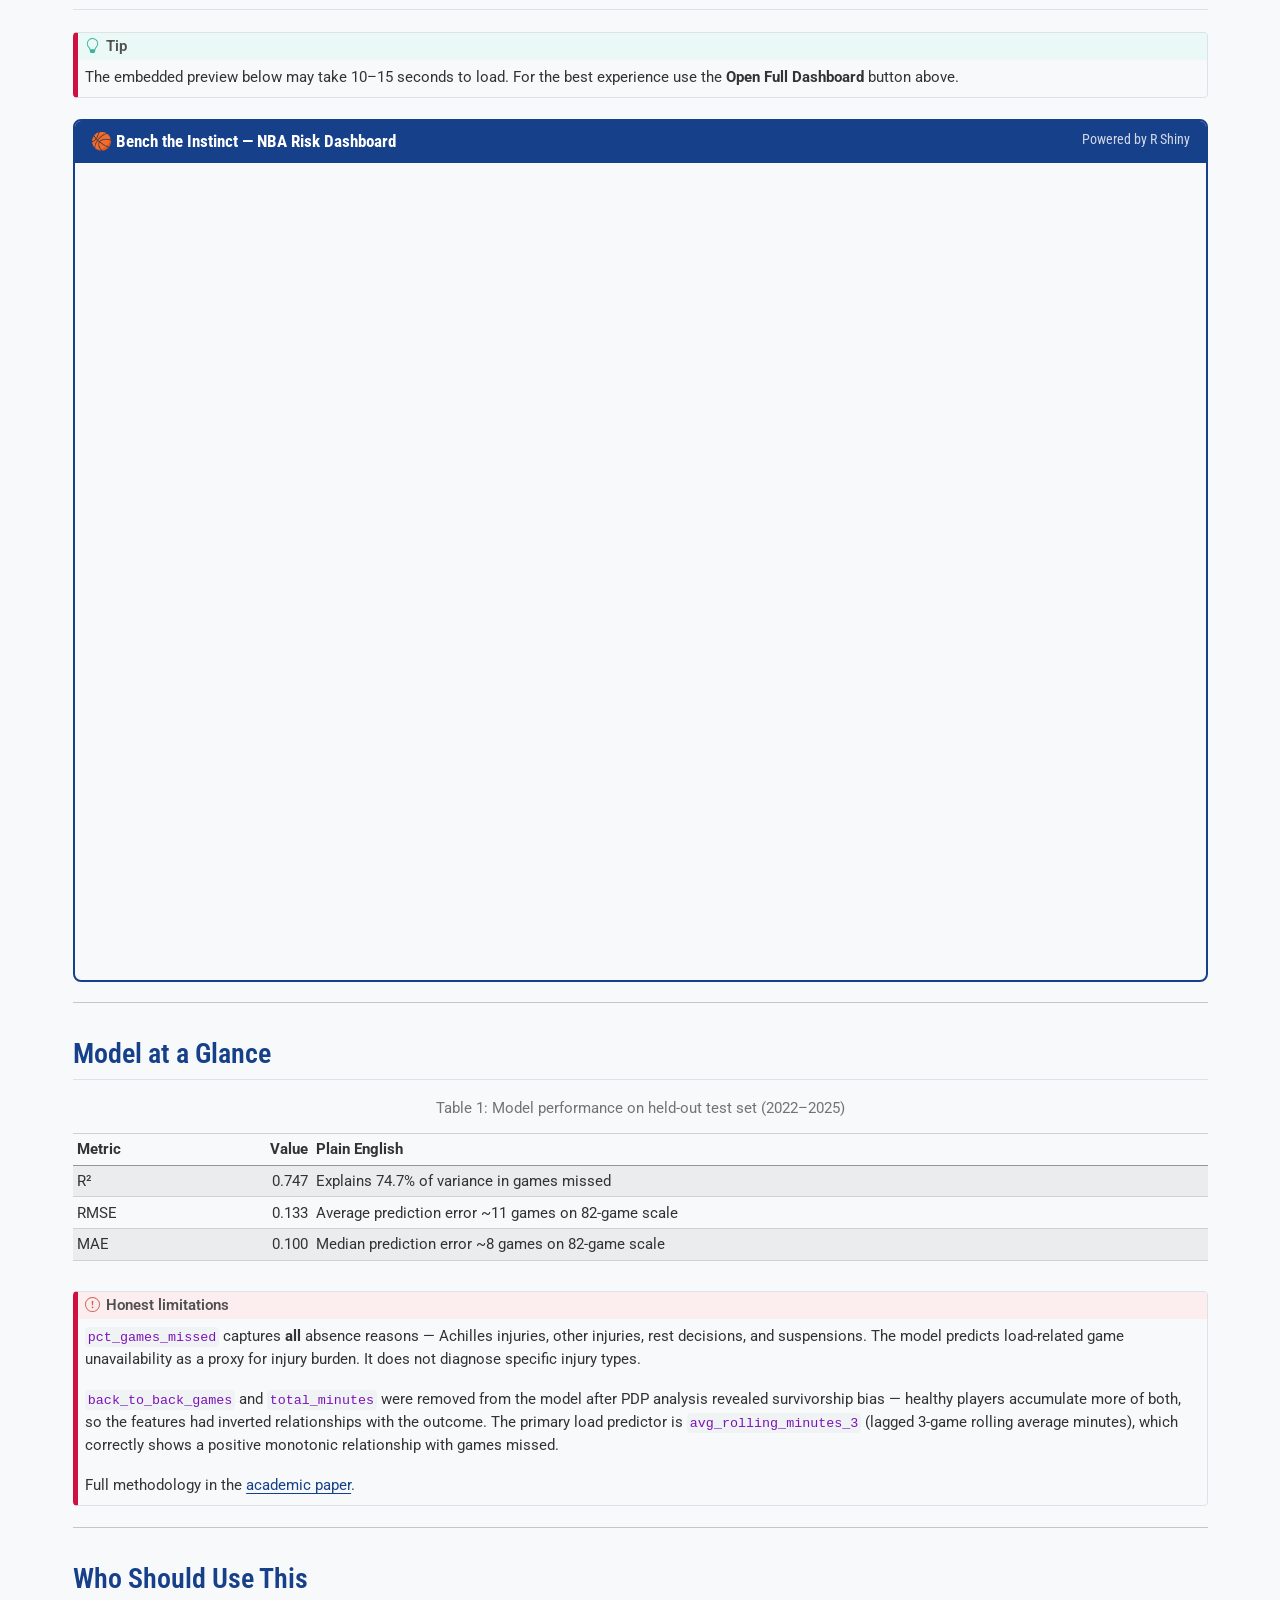
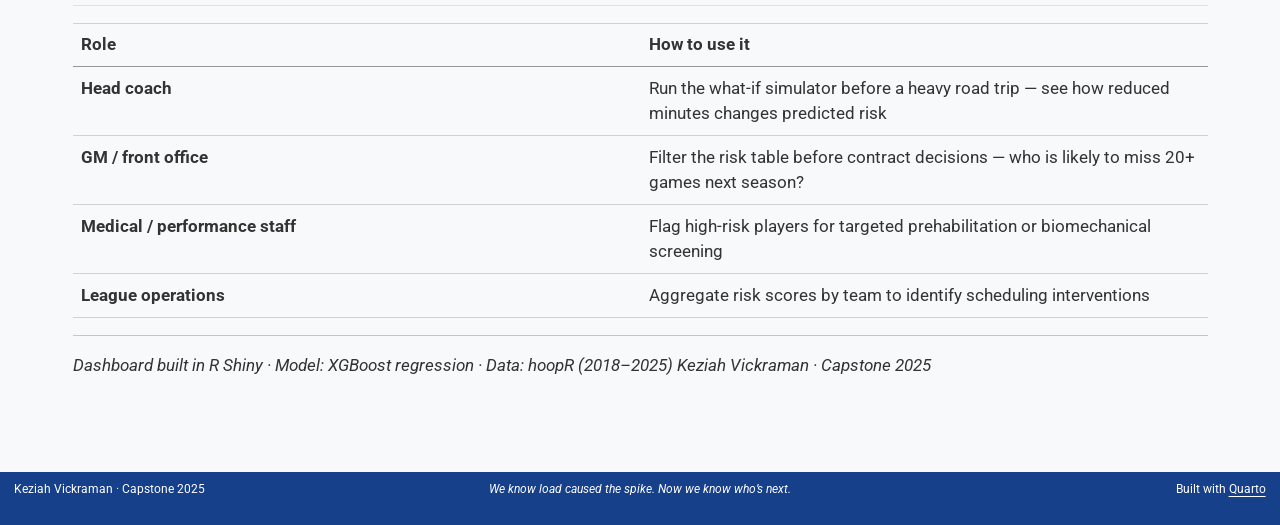
<file: docs/app.html>
<!DOCTYPE html>
<html xmlns="http://www.w3.org/1999/xhtml" lang="en" xml:lang="en"><head>

<meta charset="utf-8">
<meta name="generator" content="quarto-1.8.25">

<meta name="viewport" content="width=device-width, initial-scale=1.0, user-scalable=yes">

<meta name="description" content="An interactive load management dashboard predicting which NBA players are at risk of missing significant game time">

<title>The Dashboard – Bench the Instinct</title>
<style>
code{white-space: pre-wrap;}
span.smallcaps{font-variant: small-caps;}
div.columns{display: flex; gap: min(4vw, 1.5em);}
div.column{flex: auto; overflow-x: auto;}
div.hanging-indent{margin-left: 1.5em; text-indent: -1.5em;}
ul.task-list{list-style: none;}
ul.task-list li input[type="checkbox"] {
  width: 0.8em;
  margin: 0 0.8em 0.2em -1em; /* quarto-specific, see https://github.com/quarto-dev/quarto-cli/issues/4556 */ 
  vertical-align: middle;
}
/* CSS for syntax highlighting */
html { -webkit-text-size-adjust: 100%; }
pre > code.sourceCode { white-space: pre; position: relative; }
pre > code.sourceCode > span { display: inline-block; line-height: 1.25; }
pre > code.sourceCode > span:empty { height: 1.2em; }
.sourceCode { overflow: visible; }
code.sourceCode > span { color: inherit; text-decoration: inherit; }
div.sourceCode { margin: 1em 0; }
pre.sourceCode { margin: 0; }
@media screen {
div.sourceCode { overflow: auto; }
}
@media print {
pre > code.sourceCode { white-space: pre-wrap; }
pre > code.sourceCode > span { text-indent: -5em; padding-left: 5em; }
}
pre.numberSource code
  { counter-reset: source-line 0; }
pre.numberSource code > span
  { position: relative; left: -4em; counter-increment: source-line; }
pre.numberSource code > span > a:first-child::before
  { content: counter(source-line);
    position: relative; left: -1em; text-align: right; vertical-align: baseline;
    border: none; display: inline-block;
    -webkit-touch-callout: none; -webkit-user-select: none;
    -khtml-user-select: none; -moz-user-select: none;
    -ms-user-select: none; user-select: none;
    padding: 0 4px; width: 4em;
  }
pre.numberSource { margin-left: 3em;  padding-left: 4px; }
div.sourceCode
  {   }
@media screen {
pre > code.sourceCode > span > a:first-child::before { text-decoration: underline; }
}
</style>


<script src="site_libs/quarto-nav/quarto-nav.js"></script>
<script src="site_libs/quarto-nav/headroom.min.js"></script>
<script src="site_libs/clipboard/clipboard.min.js"></script>
<script src="site_libs/quarto-search/autocomplete.umd.js"></script>
<script src="site_libs/quarto-search/fuse.min.js"></script>
<script src="site_libs/quarto-search/quarto-search.js"></script>
<meta name="quarto:offset" content="./">
<script src="site_libs/quarto-html/quarto.js" type="module"></script>
<script src="site_libs/quarto-html/tabsets/tabsets.js" type="module"></script>
<script src="site_libs/quarto-html/axe/axe-check.js" type="module"></script>
<script src="site_libs/quarto-html/popper.min.js"></script>
<script src="site_libs/quarto-html/tippy.umd.min.js"></script>
<script src="site_libs/quarto-html/anchor.min.js"></script>
<link href="site_libs/quarto-html/tippy.css" rel="stylesheet">
<link href="site_libs/quarto-html/quarto-syntax-highlighting-065a5179aebd64318d7ea99d77b64a9e.css" rel="stylesheet" id="quarto-text-highlighting-styles">
<script src="site_libs/bootstrap/bootstrap.min.js"></script>
<link href="site_libs/bootstrap/bootstrap-icons.css" rel="stylesheet">
<link href="site_libs/bootstrap/bootstrap-1ee2f1216c0f7c7908e60f6449a23654.min.css" rel="stylesheet" append-hash="true" id="quarto-bootstrap" data-mode="light">
<script id="quarto-search-options" type="application/json">{
  "location": "navbar",
  "copy-button": false,
  "collapse-after": 3,
  "panel-placement": "end",
  "type": "overlay",
  "limit": 50,
  "keyboard-shortcut": [
    "f",
    "/",
    "s"
  ],
  "show-item-context": false,
  "language": {
    "search-no-results-text": "No results",
    "search-matching-documents-text": "matching documents",
    "search-copy-link-title": "Copy link to search",
    "search-hide-matches-text": "Hide additional matches",
    "search-more-match-text": "more match in this document",
    "search-more-matches-text": "more matches in this document",
    "search-clear-button-title": "Clear",
    "search-text-placeholder": "",
    "search-detached-cancel-button-title": "Cancel",
    "search-submit-button-title": "Submit",
    "search-label": "Search"
  }
}</script>
<style>html{ scroll-behavior: smooth; }</style>
<link href="site_libs/pagedtable-1.1/css/pagedtable.css" rel="stylesheet">
<script src="site_libs/pagedtable-1.1/js/pagedtable.js"></script>


</head>

<body class="nav-fixed quarto-light">

<div id="quarto-search-results"></div>
  <header id="quarto-header" class="headroom fixed-top">
    <nav class="navbar navbar-expand-lg " data-bs-theme="dark">
      <div class="navbar-container container-fluid">
      <div class="navbar-brand-container mx-auto">
    <a href="./index.html" class="navbar-brand navbar-brand-logo">
    </a>
    <a class="navbar-brand" href="./index.html">
    <span class="navbar-title">🏀 Bench the Instinct</span>
    </a>
  </div>
            <div id="quarto-search" class="" title="Search"></div>
          <button class="navbar-toggler" type="button" data-bs-toggle="collapse" data-bs-target="#navbarCollapse" aria-controls="navbarCollapse" role="menu" aria-expanded="false" aria-label="Toggle navigation" onclick="if (window.quartoToggleHeadroom) { window.quartoToggleHeadroom(); }">
  <span class="navbar-toggler-icon"></span>
</button>
          <div class="collapse navbar-collapse" id="navbarCollapse">
            <ul class="navbar-nav navbar-nav-scroll me-auto">
  <li class="nav-item">
    <a class="nav-link" href="./index.html"> 
<span class="menu-text">Home</span></a>
  </li>  
  <li class="nav-item">
    <a class="nav-link" href="./part1_causal.html"> 
<span class="menu-text">Did Load Kill the Achilles?</span></a>
  </li>  
  <li class="nav-item">
    <a class="nav-link" href="./part2_predictive.html"> 
<span class="menu-text">Predict | Who’s next?</span></a>
  </li>  
  <li class="nav-item">
    <a class="nav-link active" href="./app.html" aria-current="page"> 
<span class="menu-text">Interactive Dashboard</span></a>
  </li>  
</ul>
            <ul class="navbar-nav navbar-nav-scroll ms-auto">
  <li class="nav-item">
    <a class="nav-link" href="./submission.html"> 
<span class="menu-text">📄 Academic Paper</span></a>
  </li>  
  <li class="nav-item">
    <a class="nav-link" href="./revision_log.html"> 
<span class="menu-text">Revision Log</span></a>
  </li>  
  <li class="nav-item compact">
    <a class="nav-link" href="https://github.com/KeziahVickraman/bench-the-instinct"> <i class="bi bi-github" role="img" aria-label="GitHub">
</i> 
<span class="menu-text"></span></a>
  </li>  
</ul>
          </div> <!-- /navcollapse -->
            <div class="quarto-navbar-tools">
</div>
      </div> <!-- /container-fluid -->
    </nav>
</header>
<!-- content -->
<div id="quarto-content" class="quarto-container page-columns page-rows-contents page-layout-full page-navbar">
<!-- sidebar -->
<!-- margin-sidebar -->
    
<!-- main -->
<main class="content column-page" id="quarto-document-content">

<header id="title-block-header" class="quarto-title-block default">
<div class="quarto-title">
<div class="quarto-title-block"><div><h1 class="title">The Dashboard</h1><button type="button" class="btn code-tools-button" id="quarto-code-tools-source"><i class="bi"></i> Code</button></div></div>
<p class="subtitle lead">Bench the Instinct — NBA Player Risk Tool for Coaches &amp; GMs</p>
</div>

<div>
  <div class="description">
    An interactive load management dashboard predicting which NBA players are at risk of missing significant game time
  </div>
</div>


<div class="quarto-title-meta column-page">

    
  
    
  </div>
  


</header>


<section id="bench-the-instinct" class="level1 hero-banner">
<h1>Bench the Instinct 🏀</h1>
<div class="badge-red">
<p>INTERACTIVE TOOL</p>
</div>
<p><br></p>
<p><em>“We know load caused the spike. Now we know who’s next. The question is whether the league acts on data — or waits for the next Tatum.”</em></p>
<p><br></p>
<p>Built for <strong>coaches, GMs, and medical staff</strong> who need a data-backed answer to the question they have been asking on instinct for years: <em>should we rest this player?</em></p>
</section>
<hr>
<section id="what-the-dashboard-does" class="level2">
<h2 class="anchored" data-anchor-id="what-the-dashboard-does">What the Dashboard Does</h2>
<div class="grid">
<div class="g-col-4">
<section id="the-spike" class="level3 part-card">
<h3 class="anchored" data-anchor-id="the-spike">🦵 The Spike</h3>
<p>Visual context for why this tool exists. The 2024–25 rupture spike, load trends over time, and the confirmed injury record since 1990.</p>
</section>
</div>
<div class="g-col-4">
<section id="whos-next" class="level3 part-card red">
<h3 class="anchored" data-anchor-id="whos-next">🔮 Who’s Next?</h3>
<p>Filterable risk table of 2024 NBA players ranked by predicted % of next season’s games missed. Restricted to meaningful contributors (≥20 rolling minutes).</p>
</section>
</div>
<div class="g-col-4">
<section id="bench-the-instinct-1" class="level3 part-card">
<h3 class="anchored" data-anchor-id="bench-the-instinct-1">⚡ Bench the Instinct</h3>
<p>The load simulator. Enter a player’s rolling minutes, prior absence history, and career tenure. Get a predicted risk score. Compare scenarios before making the call.</p>
</section>
</div>
</div>
<hr>
</section>
<section id="launch-the-dashboard" class="level2">
<h2 class="anchored" data-anchor-id="launch-the-dashboard">Launch the Dashboard</h2>
<div class="text-center" style="padding: 40px 0;">
<p><a href="https://7tmnpt-keziah-vickraman.shinyapps.io/nba-achilles/" class="btn btn-danger btn-lg" target="_blank" style="font-size: 1.2rem; padding: 16px 40px; margin-right: 16px;">🏀 Open Full Dashboard</a></p>
<p><a href="submission_final_042026.pdf" class="btn btn-primary btn-lg" target="_blank" style="font-size: 1.2rem; padding: 16px 40px;">📄 Download Academic Paper</a></p>
</div>
<hr>
</section>
<section id="preview" class="level2">
<h2 class="anchored" data-anchor-id="preview">In-Page Preview</h2>
<div class="callout callout-style-default callout-tip callout-titled">
<div class="callout-header d-flex align-content-center">
<div class="callout-icon-container">
<i class="callout-icon"></i>
</div>
<div class="callout-title-container flex-fill">
<span class="screen-reader-only">Tip</span>Tip
</div>
</div>
<div class="callout-body-container callout-body">
<p>The embedded preview below may take 10–15 seconds to load. For the best experience use the <strong>Open Full Dashboard</strong> button above.</p>
</div>
</div>
<div style="border: 2px solid #17408B; border-radius: 8px; overflow: hidden; margin: 20px 0;">
  <div style="background: #17408B; padding: 8px 16px; color: white; font-family: 'Roboto Condensed', sans-serif; font-weight: 700;">
    🏀 Bench the Instinct — NBA Risk Dashboard
    <span style="float:right; font-size: 0.85rem; font-weight: 400; opacity: 0.8;">
      Powered by R Shiny
    </span>
  </div>
  <iframe src="https://7tmnpt-keziah-vickraman.shinyapps.io/nba-achilles/" width="100%" height="800px" frameborder="0" style="display: block;">
  </iframe>
</div>
<hr>
</section>
<section id="model-at-a-glance" class="level2">
<h2 class="anchored" data-anchor-id="model-at-a-glance">Model at a Glance</h2>
<div class="cell">
<div id="tbl-model-summary" class="cell quarto-float quarto-figure quarto-figure-center anchored">
<figure class="quarto-float quarto-float-tbl figure">
<figcaption class="quarto-float-caption-top quarto-float-caption quarto-float-tbl" id="tbl-model-summary-caption-0ceaefa1-69ba-4598-a22c-09a6ac19f8ca">
Table&nbsp;1: Model performance on held-out test set (2022–2025)
</figcaption>
<div aria-describedby="tbl-model-summary-caption-0ceaefa1-69ba-4598-a22c-09a6ac19f8ca">
<div class="cell-output-display">
<table class="do-not-create-environment cell caption-top table table-sm table-striped small">
<thead>
<tr class="header">
<th style="text-align: left;">Metric</th>
<th style="text-align: right;">Value</th>
<th style="text-align: left;">Plain English</th>
</tr>
</thead>
<tbody>
<tr class="odd">
<td style="text-align: left;">R²</td>
<td style="text-align: right;">0.747</td>
<td style="text-align: left;">Explains 74.7% of variance in games missed</td>
</tr>
<tr class="even">
<td style="text-align: left;">RMSE</td>
<td style="text-align: right;">0.133</td>
<td style="text-align: left;">Average prediction error ~11 games on 82-game scale</td>
</tr>
<tr class="odd">
<td style="text-align: left;">MAE</td>
<td style="text-align: right;">0.100</td>
<td style="text-align: left;">Median prediction error ~8 games on 82-game scale</td>
</tr>
</tbody>
</table>
</div>
</div>
</figure>
</div>
</div>
<div class="callout callout-style-default callout-important callout-titled">
<div class="callout-header d-flex align-content-center">
<div class="callout-icon-container">
<i class="callout-icon"></i>
</div>
<div class="callout-title-container flex-fill">
<span class="screen-reader-only">Important</span>Honest limitations
</div>
</div>
<div class="callout-body-container callout-body">
<p><code>pct_games_missed</code> captures <strong>all</strong> absence reasons — Achilles injuries, other injuries, rest decisions, and suspensions. The model predicts load-related game unavailability as a proxy for injury burden. It does not diagnose specific injury types.</p>
<p><code>back_to_back_games</code> and <code>total_minutes</code> were removed from the model after PDP analysis revealed survivorship bias — healthy players accumulate more of both, so the features had inverted relationships with the outcome. The primary load predictor is <code>avg_rolling_minutes_3</code> (lagged 3-game rolling average minutes), which correctly shows a positive monotonic relationship with games missed.</p>
<p>Full methodology in the <a href="./submission.html">academic paper</a>.</p>
</div>
</div>
<hr>
</section>
<section id="who-should-use-this" class="level2">
<h2 class="anchored" data-anchor-id="who-should-use-this">Who Should Use This</h2>
<table class="caption-top table">
<colgroup>
<col style="width: 50%">
<col style="width: 50%">
</colgroup>
<thead>
<tr class="header">
<th>Role</th>
<th>How to use it</th>
</tr>
</thead>
<tbody>
<tr class="odd">
<td><strong>Head coach</strong></td>
<td>Run the what-if simulator before a heavy road trip — see how reduced minutes changes predicted risk</td>
</tr>
<tr class="even">
<td><strong>GM / front office</strong></td>
<td>Filter the risk table before contract decisions — who is likely to miss 20+ games next season?</td>
</tr>
<tr class="odd">
<td><strong>Medical / performance staff</strong></td>
<td>Flag high-risk players for targeted prehabilitation or biomechanical screening</td>
</tr>
<tr class="even">
<td><strong>League operations</strong></td>
<td>Aggregate risk scores by team to identify scheduling interventions</td>
</tr>
</tbody>
</table>
<hr>
<p><em>Dashboard built in R Shiny · Model: XGBoost regression · Data: hoopR (2018–2025)</em> <em>Keziah Vickraman · Capstone 2025</em></p>


<!-- -->

</section>

</main> <!-- /main -->
<script id="quarto-html-after-body" type="application/javascript">
  window.document.addEventListener("DOMContentLoaded", function (event) {
    const icon = "";
    const anchorJS = new window.AnchorJS();
    anchorJS.options = {
      placement: 'right',
      icon: icon
    };
    anchorJS.add('.anchored');
    const isCodeAnnotation = (el) => {
      for (const clz of el.classList) {
        if (clz.startsWith('code-annotation-')) {                     
          return true;
        }
      }
      return false;
    }
    const onCopySuccess = function(e) {
      // button target
      const button = e.trigger;
      // don't keep focus
      button.blur();
      // flash "checked"
      button.classList.add('code-copy-button-checked');
      var currentTitle = button.getAttribute("title");
      button.setAttribute("title", "Copied!");
      let tooltip;
      if (window.bootstrap) {
        button.setAttribute("data-bs-toggle", "tooltip");
        button.setAttribute("data-bs-placement", "left");
        button.setAttribute("data-bs-title", "Copied!");
        tooltip = new bootstrap.Tooltip(button, 
          { trigger: "manual", 
            customClass: "code-copy-button-tooltip",
            offset: [0, -8]});
        tooltip.show();    
      }
      setTimeout(function() {
        if (tooltip) {
          tooltip.hide();
          button.removeAttribute("data-bs-title");
          button.removeAttribute("data-bs-toggle");
          button.removeAttribute("data-bs-placement");
        }
        button.setAttribute("title", currentTitle);
        button.classList.remove('code-copy-button-checked');
      }, 1000);
      // clear code selection
      e.clearSelection();
    }
    const getTextToCopy = function(trigger) {
      const outerScaffold = trigger.parentElement.cloneNode(true);
      const codeEl = outerScaffold.querySelector('code');
      for (const childEl of codeEl.children) {
        if (isCodeAnnotation(childEl)) {
          childEl.remove();
        }
      }
      return codeEl.innerText;
    }
    const clipboard = new window.ClipboardJS('.code-copy-button:not([data-in-quarto-modal])', {
      text: getTextToCopy
    });
    clipboard.on('success', onCopySuccess);
    if (window.document.getElementById('quarto-embedded-source-code-modal')) {
      const clipboardModal = new window.ClipboardJS('.code-copy-button[data-in-quarto-modal]', {
        text: getTextToCopy,
        container: window.document.getElementById('quarto-embedded-source-code-modal')
      });
      clipboardModal.on('success', onCopySuccess);
    }
    const viewSource = window.document.getElementById('quarto-view-source') ||
                       window.document.getElementById('quarto-code-tools-source');
    if (viewSource) {
      const sourceUrl = viewSource.getAttribute("data-quarto-source-url");
      viewSource.addEventListener("click", function(e) {
        if (sourceUrl) {
          // rstudio viewer pane
          if (/\bcapabilities=\b/.test(window.location)) {
            window.open(sourceUrl);
          } else {
            window.location.href = sourceUrl;
          }
        } else {
          const modal = new bootstrap.Modal(document.getElementById('quarto-embedded-source-code-modal'));
          modal.show();
        }
        return false;
      });
    }
    function toggleCodeHandler(show) {
      return function(e) {
        const detailsSrc = window.document.querySelectorAll(".cell > details > .sourceCode");
        for (let i=0; i<detailsSrc.length; i++) {
          const details = detailsSrc[i].parentElement;
          if (show) {
            details.open = true;
          } else {
            details.removeAttribute("open");
          }
        }
        const cellCodeDivs = window.document.querySelectorAll(".cell > .sourceCode");
        const fromCls = show ? "hidden" : "unhidden";
        const toCls = show ? "unhidden" : "hidden";
        for (let i=0; i<cellCodeDivs.length; i++) {
          const codeDiv = cellCodeDivs[i];
          if (codeDiv.classList.contains(fromCls)) {
            codeDiv.classList.remove(fromCls);
            codeDiv.classList.add(toCls);
          } 
        }
        return false;
      }
    }
    const hideAllCode = window.document.getElementById("quarto-hide-all-code");
    if (hideAllCode) {
      hideAllCode.addEventListener("click", toggleCodeHandler(false));
    }
    const showAllCode = window.document.getElementById("quarto-show-all-code");
    if (showAllCode) {
      showAllCode.addEventListener("click", toggleCodeHandler(true));
    }
      var localhostRegex = new RegExp(/^(?:http|https):\/\/localhost\:?[0-9]*\//);
      var mailtoRegex = new RegExp(/^mailto:/);
        var filterRegex = new RegExp('/' + window.location.host + '/');
      var isInternal = (href) => {
          return filterRegex.test(href) || localhostRegex.test(href) || mailtoRegex.test(href);
      }
      // Inspect non-navigation links and adorn them if external
     var links = window.document.querySelectorAll('a[href]:not(.nav-link):not(.navbar-brand):not(.toc-action):not(.sidebar-link):not(.sidebar-item-toggle):not(.pagination-link):not(.no-external):not([aria-hidden]):not(.dropdown-item):not(.quarto-navigation-tool):not(.about-link)');
      for (var i=0; i<links.length; i++) {
        const link = links[i];
        if (!isInternal(link.href)) {
          // undo the damage that might have been done by quarto-nav.js in the case of
          // links that we want to consider external
          if (link.dataset.originalHref !== undefined) {
            link.href = link.dataset.originalHref;
          }
        }
      }
    function tippyHover(el, contentFn, onTriggerFn, onUntriggerFn) {
      const config = {
        allowHTML: true,
        maxWidth: 500,
        delay: 100,
        arrow: false,
        appendTo: function(el) {
            return el.parentElement;
        },
        interactive: true,
        interactiveBorder: 10,
        theme: 'quarto',
        placement: 'bottom-start',
      };
      if (contentFn) {
        config.content = contentFn;
      }
      if (onTriggerFn) {
        config.onTrigger = onTriggerFn;
      }
      if (onUntriggerFn) {
        config.onUntrigger = onUntriggerFn;
      }
      window.tippy(el, config); 
    }
    const noterefs = window.document.querySelectorAll('a[role="doc-noteref"]');
    for (var i=0; i<noterefs.length; i++) {
      const ref = noterefs[i];
      tippyHover(ref, function() {
        // use id or data attribute instead here
        let href = ref.getAttribute('data-footnote-href') || ref.getAttribute('href');
        try { href = new URL(href).hash; } catch {}
        const id = href.replace(/^#\/?/, "");
        const note = window.document.getElementById(id);
        if (note) {
          return note.innerHTML;
        } else {
          return "";
        }
      });
    }
    const xrefs = window.document.querySelectorAll('a.quarto-xref');
    const processXRef = (id, note) => {
      // Strip column container classes
      const stripColumnClz = (el) => {
        el.classList.remove("page-full", "page-columns");
        if (el.children) {
          for (const child of el.children) {
            stripColumnClz(child);
          }
        }
      }
      stripColumnClz(note)
      if (id === null || id.startsWith('sec-')) {
        // Special case sections, only their first couple elements
        const container = document.createElement("div");
        if (note.children && note.children.length > 2) {
          container.appendChild(note.children[0].cloneNode(true));
          for (let i = 1; i < note.children.length; i++) {
            const child = note.children[i];
            if (child.tagName === "P" && child.innerText === "") {
              continue;
            } else {
              container.appendChild(child.cloneNode(true));
              break;
            }
          }
          if (window.Quarto?.typesetMath) {
            window.Quarto.typesetMath(container);
          }
          return container.innerHTML
        } else {
          if (window.Quarto?.typesetMath) {
            window.Quarto.typesetMath(note);
          }
          return note.innerHTML;
        }
      } else {
        // Remove any anchor links if they are present
        const anchorLink = note.querySelector('a.anchorjs-link');
        if (anchorLink) {
          anchorLink.remove();
        }
        if (window.Quarto?.typesetMath) {
          window.Quarto.typesetMath(note);
        }
        if (note.classList.contains("callout")) {
          return note.outerHTML;
        } else {
          return note.innerHTML;
        }
      }
    }
    for (var i=0; i<xrefs.length; i++) {
      const xref = xrefs[i];
      tippyHover(xref, undefined, function(instance) {
        instance.disable();
        let url = xref.getAttribute('href');
        let hash = undefined; 
        if (url.startsWith('#')) {
          hash = url;
        } else {
          try { hash = new URL(url).hash; } catch {}
        }
        if (hash) {
          const id = hash.replace(/^#\/?/, "");
          const note = window.document.getElementById(id);
          if (note !== null) {
            try {
              const html = processXRef(id, note.cloneNode(true));
              instance.setContent(html);
            } finally {
              instance.enable();
              instance.show();
            }
          } else {
            // See if we can fetch this
            fetch(url.split('#')[0])
            .then(res => res.text())
            .then(html => {
              const parser = new DOMParser();
              const htmlDoc = parser.parseFromString(html, "text/html");
              const note = htmlDoc.getElementById(id);
              if (note !== null) {
                const html = processXRef(id, note);
                instance.setContent(html);
              } 
            }).finally(() => {
              instance.enable();
              instance.show();
            });
          }
        } else {
          // See if we can fetch a full url (with no hash to target)
          // This is a special case and we should probably do some content thinning / targeting
          fetch(url)
          .then(res => res.text())
          .then(html => {
            const parser = new DOMParser();
            const htmlDoc = parser.parseFromString(html, "text/html");
            const note = htmlDoc.querySelector('main.content');
            if (note !== null) {
              // This should only happen for chapter cross references
              // (since there is no id in the URL)
              // remove the first header
              if (note.children.length > 0 && note.children[0].tagName === "HEADER") {
                note.children[0].remove();
              }
              const html = processXRef(null, note);
              instance.setContent(html);
            } 
          }).finally(() => {
            instance.enable();
            instance.show();
          });
        }
      }, function(instance) {
      });
    }
        let selectedAnnoteEl;
        const selectorForAnnotation = ( cell, annotation) => {
          let cellAttr = 'data-code-cell="' + cell + '"';
          let lineAttr = 'data-code-annotation="' +  annotation + '"';
          const selector = 'span[' + cellAttr + '][' + lineAttr + ']';
          return selector;
        }
        const selectCodeLines = (annoteEl) => {
          const doc = window.document;
          const targetCell = annoteEl.getAttribute("data-target-cell");
          const targetAnnotation = annoteEl.getAttribute("data-target-annotation");
          const annoteSpan = window.document.querySelector(selectorForAnnotation(targetCell, targetAnnotation));
          const lines = annoteSpan.getAttribute("data-code-lines").split(",");
          const lineIds = lines.map((line) => {
            return targetCell + "-" + line;
          })
          let top = null;
          let height = null;
          let parent = null;
          if (lineIds.length > 0) {
              //compute the position of the single el (top and bottom and make a div)
              const el = window.document.getElementById(lineIds[0]);
              top = el.offsetTop;
              height = el.offsetHeight;
              parent = el.parentElement.parentElement;
            if (lineIds.length > 1) {
              const lastEl = window.document.getElementById(lineIds[lineIds.length - 1]);
              const bottom = lastEl.offsetTop + lastEl.offsetHeight;
              height = bottom - top;
            }
            if (top !== null && height !== null && parent !== null) {
              // cook up a div (if necessary) and position it 
              let div = window.document.getElementById("code-annotation-line-highlight");
              if (div === null) {
                div = window.document.createElement("div");
                div.setAttribute("id", "code-annotation-line-highlight");
                div.style.position = 'absolute';
                parent.appendChild(div);
              }
              div.style.top = top - 2 + "px";
              div.style.height = height + 4 + "px";
              div.style.left = 0;
              let gutterDiv = window.document.getElementById("code-annotation-line-highlight-gutter");
              if (gutterDiv === null) {
                gutterDiv = window.document.createElement("div");
                gutterDiv.setAttribute("id", "code-annotation-line-highlight-gutter");
                gutterDiv.style.position = 'absolute';
                const codeCell = window.document.getElementById(targetCell);
                const gutter = codeCell.querySelector('.code-annotation-gutter');
                gutter.appendChild(gutterDiv);
              }
              gutterDiv.style.top = top - 2 + "px";
              gutterDiv.style.height = height + 4 + "px";
            }
            selectedAnnoteEl = annoteEl;
          }
        };
        const unselectCodeLines = () => {
          const elementsIds = ["code-annotation-line-highlight", "code-annotation-line-highlight-gutter"];
          elementsIds.forEach((elId) => {
            const div = window.document.getElementById(elId);
            if (div) {
              div.remove();
            }
          });
          selectedAnnoteEl = undefined;
        };
          // Handle positioning of the toggle
      window.addEventListener(
        "resize",
        throttle(() => {
          elRect = undefined;
          if (selectedAnnoteEl) {
            selectCodeLines(selectedAnnoteEl);
          }
        }, 10)
      );
      function throttle(fn, ms) {
      let throttle = false;
      let timer;
        return (...args) => {
          if(!throttle) { // first call gets through
              fn.apply(this, args);
              throttle = true;
          } else { // all the others get throttled
              if(timer) clearTimeout(timer); // cancel #2
              timer = setTimeout(() => {
                fn.apply(this, args);
                timer = throttle = false;
              }, ms);
          }
        };
      }
        // Attach click handler to the DT
        const annoteDls = window.document.querySelectorAll('dt[data-target-cell]');
        for (const annoteDlNode of annoteDls) {
          annoteDlNode.addEventListener('click', (event) => {
            const clickedEl = event.target;
            if (clickedEl !== selectedAnnoteEl) {
              unselectCodeLines();
              const activeEl = window.document.querySelector('dt[data-target-cell].code-annotation-active');
              if (activeEl) {
                activeEl.classList.remove('code-annotation-active');
              }
              selectCodeLines(clickedEl);
              clickedEl.classList.add('code-annotation-active');
            } else {
              // Unselect the line
              unselectCodeLines();
              clickedEl.classList.remove('code-annotation-active');
            }
          });
        }
    const findCites = (el) => {
      const parentEl = el.parentElement;
      if (parentEl) {
        const cites = parentEl.dataset.cites;
        if (cites) {
          return {
            el,
            cites: cites.split(' ')
          };
        } else {
          return findCites(el.parentElement)
        }
      } else {
        return undefined;
      }
    };
    var bibliorefs = window.document.querySelectorAll('a[role="doc-biblioref"]');
    for (var i=0; i<bibliorefs.length; i++) {
      const ref = bibliorefs[i];
      const citeInfo = findCites(ref);
      if (citeInfo) {
        tippyHover(citeInfo.el, function() {
          var popup = window.document.createElement('div');
          citeInfo.cites.forEach(function(cite) {
            var citeDiv = window.document.createElement('div');
            citeDiv.classList.add('hanging-indent');
            citeDiv.classList.add('csl-entry');
            var biblioDiv = window.document.getElementById('ref-' + cite);
            if (biblioDiv) {
              citeDiv.innerHTML = biblioDiv.innerHTML;
            }
            popup.appendChild(citeDiv);
          });
          return popup.innerHTML;
        });
      }
    }
  });
  </script><div class="modal fade" id="quarto-embedded-source-code-modal" tabindex="-1" aria-labelledby="quarto-embedded-source-code-modal-label" aria-hidden="true"><div class="modal-dialog modal-dialog-scrollable"><div class="modal-content"><div class="modal-header"><h5 class="modal-title" id="quarto-embedded-source-code-modal-label">Source Code</h5><button class="btn-close" data-bs-dismiss="modal"></button></div><div class="modal-body"><div class="">
<div class="code-copy-outer-scaffold"><div class="sourceCode" id="cb1" data-shortcodes="false"><pre class="sourceCode markdown code-with-copy"><code class="sourceCode markdown"><span id="cb1-1"><a href="#cb1-1" aria-hidden="true" tabindex="-1"></a><span class="co">---</span></span>
<span id="cb1-2"><a href="#cb1-2" aria-hidden="true" tabindex="-1"></a><span class="an">title:</span><span class="co"> "The Dashboard"</span></span>
<span id="cb1-3"><a href="#cb1-3" aria-hidden="true" tabindex="-1"></a><span class="an">subtitle:</span><span class="co"> "Bench the Instinct — NBA Player Risk Tool for Coaches &amp; GMs"</span></span>
<span id="cb1-4"><a href="#cb1-4" aria-hidden="true" tabindex="-1"></a><span class="an">description:</span><span class="co"> "An interactive load management dashboard predicting which NBA players are at risk of missing significant game time"</span></span>
<span id="cb1-5"><a href="#cb1-5" aria-hidden="true" tabindex="-1"></a><span class="an">toc:</span><span class="co"> false</span></span>
<span id="cb1-6"><a href="#cb1-6" aria-hidden="true" tabindex="-1"></a><span class="an">page-layout:</span><span class="co"> full</span></span>
<span id="cb1-7"><a href="#cb1-7" aria-hidden="true" tabindex="-1"></a><span class="co">---</span></span>
<span id="cb1-8"><a href="#cb1-8" aria-hidden="true" tabindex="-1"></a></span>
<span id="cb1-9"><a href="#cb1-9" aria-hidden="true" tabindex="-1"></a><span class="in">```{r setup, include=FALSE}</span></span>
<span id="cb1-10"><a href="#cb1-10" aria-hidden="true" tabindex="-1"></a>knitr<span class="sc">::</span>opts_chunk<span class="sc">$</span><span class="fu">set</span>(<span class="at">echo =</span> <span class="cn">FALSE</span>)</span>
<span id="cb1-11"><a href="#cb1-11" aria-hidden="true" tabindex="-1"></a><span class="in">```</span></span>
<span id="cb1-12"><a href="#cb1-12" aria-hidden="true" tabindex="-1"></a></span>
<span id="cb1-13"><a href="#cb1-13" aria-hidden="true" tabindex="-1"></a>::: {.hero-banner}</span>
<span id="cb1-14"><a href="#cb1-14" aria-hidden="true" tabindex="-1"></a><span class="fu"># Bench the Instinct 🏀</span></span>
<span id="cb1-15"><a href="#cb1-15" aria-hidden="true" tabindex="-1"></a></span>
<span id="cb1-16"><a href="#cb1-16" aria-hidden="true" tabindex="-1"></a>::: {.badge-red}</span>
<span id="cb1-17"><a href="#cb1-17" aria-hidden="true" tabindex="-1"></a>INTERACTIVE TOOL</span>
<span id="cb1-18"><a href="#cb1-18" aria-hidden="true" tabindex="-1"></a>:::</span>
<span id="cb1-19"><a href="#cb1-19" aria-hidden="true" tabindex="-1"></a></span>
<span id="cb1-20"><a href="#cb1-20" aria-hidden="true" tabindex="-1"></a><span class="dt">&lt;</span><span class="kw">br</span><span class="dt">&gt;</span></span>
<span id="cb1-21"><a href="#cb1-21" aria-hidden="true" tabindex="-1"></a></span>
<span id="cb1-22"><a href="#cb1-22" aria-hidden="true" tabindex="-1"></a>*"We know load caused the spike. Now we know who's next. The question is whether</span>
<span id="cb1-23"><a href="#cb1-23" aria-hidden="true" tabindex="-1"></a>the league acts on data — or waits for the next Tatum."*</span>
<span id="cb1-24"><a href="#cb1-24" aria-hidden="true" tabindex="-1"></a></span>
<span id="cb1-25"><a href="#cb1-25" aria-hidden="true" tabindex="-1"></a><span class="dt">&lt;</span><span class="kw">br</span><span class="dt">&gt;</span></span>
<span id="cb1-26"><a href="#cb1-26" aria-hidden="true" tabindex="-1"></a></span>
<span id="cb1-27"><a href="#cb1-27" aria-hidden="true" tabindex="-1"></a>Built for **coaches, GMs, and medical staff** who need a data-backed answer to</span>
<span id="cb1-28"><a href="#cb1-28" aria-hidden="true" tabindex="-1"></a>the question they have been asking on instinct for years: *should we rest this player?*</span>
<span id="cb1-29"><a href="#cb1-29" aria-hidden="true" tabindex="-1"></a>:::</span>
<span id="cb1-30"><a href="#cb1-30" aria-hidden="true" tabindex="-1"></a></span>
<span id="cb1-31"><a href="#cb1-31" aria-hidden="true" tabindex="-1"></a>---</span>
<span id="cb1-32"><a href="#cb1-32" aria-hidden="true" tabindex="-1"></a></span>
<span id="cb1-33"><a href="#cb1-33" aria-hidden="true" tabindex="-1"></a><span class="fu">## What the Dashboard Does</span></span>
<span id="cb1-34"><a href="#cb1-34" aria-hidden="true" tabindex="-1"></a></span>
<span id="cb1-35"><a href="#cb1-35" aria-hidden="true" tabindex="-1"></a>::: {.grid}</span>
<span id="cb1-36"><a href="#cb1-36" aria-hidden="true" tabindex="-1"></a></span>
<span id="cb1-37"><a href="#cb1-37" aria-hidden="true" tabindex="-1"></a>::: {.g-col-4}</span>
<span id="cb1-38"><a href="#cb1-38" aria-hidden="true" tabindex="-1"></a>::: {.part-card}</span>
<span id="cb1-39"><a href="#cb1-39" aria-hidden="true" tabindex="-1"></a><span class="fu">### 🦵 The Spike</span></span>
<span id="cb1-40"><a href="#cb1-40" aria-hidden="true" tabindex="-1"></a>Visual context for why this tool exists. The 2024–25 rupture spike, load trends over time, and the confirmed injury record since 1990.</span>
<span id="cb1-41"><a href="#cb1-41" aria-hidden="true" tabindex="-1"></a>:::</span>
<span id="cb1-42"><a href="#cb1-42" aria-hidden="true" tabindex="-1"></a>:::</span>
<span id="cb1-43"><a href="#cb1-43" aria-hidden="true" tabindex="-1"></a></span>
<span id="cb1-44"><a href="#cb1-44" aria-hidden="true" tabindex="-1"></a>::: {.g-col-4}</span>
<span id="cb1-45"><a href="#cb1-45" aria-hidden="true" tabindex="-1"></a>::: {.part-card .red}</span>
<span id="cb1-46"><a href="#cb1-46" aria-hidden="true" tabindex="-1"></a><span class="fu">### 🔮 Who's Next?</span></span>
<span id="cb1-47"><a href="#cb1-47" aria-hidden="true" tabindex="-1"></a>Filterable risk table of 2024 NBA players ranked by predicted % of next season's games missed. Restricted to meaningful contributors (≥20 rolling minutes).</span>
<span id="cb1-48"><a href="#cb1-48" aria-hidden="true" tabindex="-1"></a>:::</span>
<span id="cb1-49"><a href="#cb1-49" aria-hidden="true" tabindex="-1"></a>:::</span>
<span id="cb1-50"><a href="#cb1-50" aria-hidden="true" tabindex="-1"></a></span>
<span id="cb1-51"><a href="#cb1-51" aria-hidden="true" tabindex="-1"></a>::: {.g-col-4}</span>
<span id="cb1-52"><a href="#cb1-52" aria-hidden="true" tabindex="-1"></a>::: {.part-card}</span>
<span id="cb1-53"><a href="#cb1-53" aria-hidden="true" tabindex="-1"></a><span class="fu">### ⚡ Bench the Instinct</span></span>
<span id="cb1-54"><a href="#cb1-54" aria-hidden="true" tabindex="-1"></a>The load simulator. Enter a player's rolling minutes, prior absence history, and career tenure. Get a predicted risk score. Compare scenarios before making the call.</span>
<span id="cb1-55"><a href="#cb1-55" aria-hidden="true" tabindex="-1"></a>:::</span>
<span id="cb1-56"><a href="#cb1-56" aria-hidden="true" tabindex="-1"></a>:::</span>
<span id="cb1-57"><a href="#cb1-57" aria-hidden="true" tabindex="-1"></a></span>
<span id="cb1-58"><a href="#cb1-58" aria-hidden="true" tabindex="-1"></a>:::</span>
<span id="cb1-59"><a href="#cb1-59" aria-hidden="true" tabindex="-1"></a></span>
<span id="cb1-60"><a href="#cb1-60" aria-hidden="true" tabindex="-1"></a>---</span>
<span id="cb1-61"><a href="#cb1-61" aria-hidden="true" tabindex="-1"></a></span>
<span id="cb1-62"><a href="#cb1-62" aria-hidden="true" tabindex="-1"></a><span class="fu">## Launch the Dashboard</span></span>
<span id="cb1-63"><a href="#cb1-63" aria-hidden="true" tabindex="-1"></a></span>
<span id="cb1-64"><a href="#cb1-64" aria-hidden="true" tabindex="-1"></a>::: {.text-center style="padding: 40px 0;"}</span>
<span id="cb1-65"><a href="#cb1-65" aria-hidden="true" tabindex="-1"></a></span>
<span id="cb1-66"><a href="#cb1-66" aria-hidden="true" tabindex="-1"></a><span class="co">[</span><span class="ot">🏀 Open Full Dashboard</span><span class="co">](https://7tmnpt-keziah-vickraman.shinyapps.io/nba-achilles/)</span>{.btn .btn-danger .btn-lg target="_blank" style="font-size: 1.2rem; padding: 16px 40px; margin-right: 16px;"}</span>
<span id="cb1-67"><a href="#cb1-67" aria-hidden="true" tabindex="-1"></a></span>
<span id="cb1-68"><a href="#cb1-68" aria-hidden="true" tabindex="-1"></a><span class="co">[</span><span class="ot">📄 Download Academic Paper</span><span class="co">](submission_final_042026.pdf)</span>{.btn .btn-primary .btn-lg target="_blank" style="font-size: 1.2rem; padding: 16px 40px;"}</span>
<span id="cb1-69"><a href="#cb1-69" aria-hidden="true" tabindex="-1"></a></span>
<span id="cb1-70"><a href="#cb1-70" aria-hidden="true" tabindex="-1"></a>:::</span>
<span id="cb1-71"><a href="#cb1-71" aria-hidden="true" tabindex="-1"></a></span>
<span id="cb1-72"><a href="#cb1-72" aria-hidden="true" tabindex="-1"></a>---</span>
<span id="cb1-73"><a href="#cb1-73" aria-hidden="true" tabindex="-1"></a></span>
<span id="cb1-74"><a href="#cb1-74" aria-hidden="true" tabindex="-1"></a><span class="fu">## In-Page Preview {#preview}</span></span>
<span id="cb1-75"><a href="#cb1-75" aria-hidden="true" tabindex="-1"></a></span>
<span id="cb1-76"><a href="#cb1-76" aria-hidden="true" tabindex="-1"></a>::: {.callout-tip}</span>
<span id="cb1-77"><a href="#cb1-77" aria-hidden="true" tabindex="-1"></a><span class="fu">## Tip</span></span>
<span id="cb1-78"><a href="#cb1-78" aria-hidden="true" tabindex="-1"></a>The embedded preview below may take 10–15 seconds to load. For the best experience</span>
<span id="cb1-79"><a href="#cb1-79" aria-hidden="true" tabindex="-1"></a>use the **Open Full Dashboard** button above.</span>
<span id="cb1-80"><a href="#cb1-80" aria-hidden="true" tabindex="-1"></a>:::</span>
<span id="cb1-81"><a href="#cb1-81" aria-hidden="true" tabindex="-1"></a></span>
<span id="cb1-82"><a href="#cb1-82" aria-hidden="true" tabindex="-1"></a><span class="in">```{=html}</span></span>
<span id="cb1-83"><a href="#cb1-83" aria-hidden="true" tabindex="-1"></a><span class="in">&lt;div style="border: 2px solid #17408B; border-radius: 8px; overflow: hidden; margin: 20px 0;"&gt;</span></span>
<span id="cb1-84"><a href="#cb1-84" aria-hidden="true" tabindex="-1"></a><span class="in">  &lt;div style="background: #17408B; padding: 8px 16px; color: white; font-family: 'Roboto Condensed', sans-serif; font-weight: 700;"&gt;</span></span>
<span id="cb1-85"><a href="#cb1-85" aria-hidden="true" tabindex="-1"></a><span class="in">    🏀 Bench the Instinct — NBA Risk Dashboard</span></span>
<span id="cb1-86"><a href="#cb1-86" aria-hidden="true" tabindex="-1"></a><span class="in">    &lt;span style="float:right; font-size: 0.85rem; font-weight: 400; opacity: 0.8;"&gt;</span></span>
<span id="cb1-87"><a href="#cb1-87" aria-hidden="true" tabindex="-1"></a><span class="in">      Powered by R Shiny</span></span>
<span id="cb1-88"><a href="#cb1-88" aria-hidden="true" tabindex="-1"></a><span class="in">    &lt;/span&gt;</span></span>
<span id="cb1-89"><a href="#cb1-89" aria-hidden="true" tabindex="-1"></a><span class="in">  &lt;/div&gt;</span></span>
<span id="cb1-90"><a href="#cb1-90" aria-hidden="true" tabindex="-1"></a><span class="in">  &lt;iframe </span></span>
<span id="cb1-91"><a href="#cb1-91" aria-hidden="true" tabindex="-1"></a><span class="in">    src="https://7tmnpt-keziah-vickraman.shinyapps.io/nba-achilles/" </span></span>
<span id="cb1-92"><a href="#cb1-92" aria-hidden="true" tabindex="-1"></a><span class="in">    width="100%" </span></span>
<span id="cb1-93"><a href="#cb1-93" aria-hidden="true" tabindex="-1"></a><span class="in">    height="800px" </span></span>
<span id="cb1-94"><a href="#cb1-94" aria-hidden="true" tabindex="-1"></a><span class="in">    frameborder="0"</span></span>
<span id="cb1-95"><a href="#cb1-95" aria-hidden="true" tabindex="-1"></a><span class="in">    style="display: block;"&gt;</span></span>
<span id="cb1-96"><a href="#cb1-96" aria-hidden="true" tabindex="-1"></a><span class="in">  &lt;/iframe&gt;</span></span>
<span id="cb1-97"><a href="#cb1-97" aria-hidden="true" tabindex="-1"></a><span class="in">&lt;/div&gt;</span></span>
<span id="cb1-98"><a href="#cb1-98" aria-hidden="true" tabindex="-1"></a><span class="in">```</span></span>
<span id="cb1-99"><a href="#cb1-99" aria-hidden="true" tabindex="-1"></a></span>
<span id="cb1-100"><a href="#cb1-100" aria-hidden="true" tabindex="-1"></a>---</span>
<span id="cb1-101"><a href="#cb1-101" aria-hidden="true" tabindex="-1"></a></span>
<span id="cb1-102"><a href="#cb1-102" aria-hidden="true" tabindex="-1"></a><span class="fu">## Model at a Glance</span></span>
<span id="cb1-103"><a href="#cb1-103" aria-hidden="true" tabindex="-1"></a></span>
<span id="cb1-104"><a href="#cb1-104" aria-hidden="true" tabindex="-1"></a><span class="in">```{r model-summary}</span></span>
<span id="cb1-105"><a href="#cb1-105" aria-hidden="true" tabindex="-1"></a><span class="co">#| label: tbl-model-summary</span></span>
<span id="cb1-106"><a href="#cb1-106" aria-hidden="true" tabindex="-1"></a><span class="co">#| tbl-cap: "Model performance on held-out test set (2022–2025)"</span></span>
<span id="cb1-107"><a href="#cb1-107" aria-hidden="true" tabindex="-1"></a></span>
<span id="cb1-108"><a href="#cb1-108" aria-hidden="true" tabindex="-1"></a>tibble<span class="sc">::</span><span class="fu">tribble</span>(</span>
<span id="cb1-109"><a href="#cb1-109" aria-hidden="true" tabindex="-1"></a>  <span class="sc">~</span>Metric,  <span class="sc">~</span>Value,   <span class="sc">~</span><span class="st">`</span><span class="at">Plain English</span><span class="st">`</span>,</span>
<span id="cb1-110"><a href="#cb1-110" aria-hidden="true" tabindex="-1"></a>  <span class="st">"R²"</span>,     <span class="st">"0.747"</span>,  <span class="st">"Explains 74.7% of variance in games missed"</span>,</span>
<span id="cb1-111"><a href="#cb1-111" aria-hidden="true" tabindex="-1"></a>  <span class="st">"RMSE"</span>,   <span class="st">"0.133"</span>,  <span class="st">"Average prediction error ~11 games on 82-game scale"</span>,</span>
<span id="cb1-112"><a href="#cb1-112" aria-hidden="true" tabindex="-1"></a>  <span class="st">"MAE"</span>,    <span class="st">"0.100"</span>,  <span class="st">"Median prediction error ~8 games on 82-game scale"</span></span>
<span id="cb1-113"><a href="#cb1-113" aria-hidden="true" tabindex="-1"></a>) <span class="sc">|&gt;</span></span>
<span id="cb1-114"><a href="#cb1-114" aria-hidden="true" tabindex="-1"></a>  knitr<span class="sc">::</span><span class="fu">kable</span>(<span class="at">align =</span> <span class="fu">c</span>(<span class="st">"l"</span>, <span class="st">"r"</span>, <span class="st">"l"</span>))</span>
<span id="cb1-115"><a href="#cb1-115" aria-hidden="true" tabindex="-1"></a><span class="in">```</span></span>
<span id="cb1-116"><a href="#cb1-116" aria-hidden="true" tabindex="-1"></a></span>
<span id="cb1-117"><a href="#cb1-117" aria-hidden="true" tabindex="-1"></a>::: {.callout-important}</span>
<span id="cb1-118"><a href="#cb1-118" aria-hidden="true" tabindex="-1"></a><span class="fu">## Honest limitations</span></span>
<span id="cb1-119"><a href="#cb1-119" aria-hidden="true" tabindex="-1"></a><span class="in">`pct_games_missed`</span> captures **all** absence reasons — Achilles injuries, other injuries,</span>
<span id="cb1-120"><a href="#cb1-120" aria-hidden="true" tabindex="-1"></a>rest decisions, and suspensions. The model predicts load-related game unavailability</span>
<span id="cb1-121"><a href="#cb1-121" aria-hidden="true" tabindex="-1"></a>as a proxy for injury burden. It does not diagnose specific injury types.</span>
<span id="cb1-122"><a href="#cb1-122" aria-hidden="true" tabindex="-1"></a></span>
<span id="cb1-123"><a href="#cb1-123" aria-hidden="true" tabindex="-1"></a><span class="in">`back_to_back_games`</span> and <span class="in">`total_minutes`</span> were removed from the model after PDP</span>
<span id="cb1-124"><a href="#cb1-124" aria-hidden="true" tabindex="-1"></a>analysis revealed survivorship bias — healthy players accumulate more of both,</span>
<span id="cb1-125"><a href="#cb1-125" aria-hidden="true" tabindex="-1"></a>so the features had inverted relationships with the outcome. The primary load</span>
<span id="cb1-126"><a href="#cb1-126" aria-hidden="true" tabindex="-1"></a>predictor is <span class="in">`avg_rolling_minutes_3`</span> (lagged 3-game rolling average minutes),</span>
<span id="cb1-127"><a href="#cb1-127" aria-hidden="true" tabindex="-1"></a>which correctly shows a positive monotonic relationship with games missed.</span>
<span id="cb1-128"><a href="#cb1-128" aria-hidden="true" tabindex="-1"></a></span>
<span id="cb1-129"><a href="#cb1-129" aria-hidden="true" tabindex="-1"></a>Full methodology in the <span class="co">[</span><span class="ot">academic paper</span><span class="co">](submission.qmd)</span>.</span>
<span id="cb1-130"><a href="#cb1-130" aria-hidden="true" tabindex="-1"></a>:::</span>
<span id="cb1-131"><a href="#cb1-131" aria-hidden="true" tabindex="-1"></a></span>
<span id="cb1-132"><a href="#cb1-132" aria-hidden="true" tabindex="-1"></a>---</span>
<span id="cb1-133"><a href="#cb1-133" aria-hidden="true" tabindex="-1"></a></span>
<span id="cb1-134"><a href="#cb1-134" aria-hidden="true" tabindex="-1"></a><span class="fu">## Who Should Use This</span></span>
<span id="cb1-135"><a href="#cb1-135" aria-hidden="true" tabindex="-1"></a></span>
<span id="cb1-136"><a href="#cb1-136" aria-hidden="true" tabindex="-1"></a><span class="pp">|</span> Role <span class="pp">|</span> How to use it <span class="pp">|</span></span>
<span id="cb1-137"><a href="#cb1-137" aria-hidden="true" tabindex="-1"></a><span class="pp">|---|---|</span></span>
<span id="cb1-138"><a href="#cb1-138" aria-hidden="true" tabindex="-1"></a><span class="pp">|</span> **Head coach** <span class="pp">|</span> Run the what-if simulator before a heavy road trip — see how reduced minutes changes predicted risk <span class="pp">|</span></span>
<span id="cb1-139"><a href="#cb1-139" aria-hidden="true" tabindex="-1"></a><span class="pp">|</span> **GM / front office** <span class="pp">|</span> Filter the risk table before contract decisions — who is likely to miss 20+ games next season? <span class="pp">|</span></span>
<span id="cb1-140"><a href="#cb1-140" aria-hidden="true" tabindex="-1"></a><span class="pp">|</span> **Medical / performance staff** <span class="pp">|</span> Flag high-risk players for targeted prehabilitation or biomechanical screening <span class="pp">|</span></span>
<span id="cb1-141"><a href="#cb1-141" aria-hidden="true" tabindex="-1"></a><span class="pp">|</span> **League operations** <span class="pp">|</span> Aggregate risk scores by team to identify scheduling interventions <span class="pp">|</span></span>
<span id="cb1-142"><a href="#cb1-142" aria-hidden="true" tabindex="-1"></a></span>
<span id="cb1-143"><a href="#cb1-143" aria-hidden="true" tabindex="-1"></a>---</span>
<span id="cb1-144"><a href="#cb1-144" aria-hidden="true" tabindex="-1"></a></span>
<span id="cb1-145"><a href="#cb1-145" aria-hidden="true" tabindex="-1"></a>*Dashboard built in R Shiny · Model: XGBoost regression · Data: hoopR (2018–2025)*</span>
<span id="cb1-146"><a href="#cb1-146" aria-hidden="true" tabindex="-1"></a>*Keziah Vickraman · Capstone 2025*</span></code></pre></div><button title="Copy to Clipboard" class="code-copy-button" data-in-quarto-modal=""><i class="bi"></i></button></div>
</div></div></div></div></div>
</div> <!-- /content -->
<footer class="footer">
  <div class="nav-footer">
    <div class="nav-footer-left">
<p>Keziah Vickraman · Capstone 2025</p>
</div>   
    <div class="nav-footer-center">
<p><em>We know load caused the spike. Now we know who’s next.</em></p>
</div>
    <div class="nav-footer-right">
<p>Built with <a href="https://quarto.org">Quarto</a></p>
</div>
  </div>
</footer>




<script src="site_libs/quarto-html/zenscroll-min.js"></script>
</body></html>
</file>
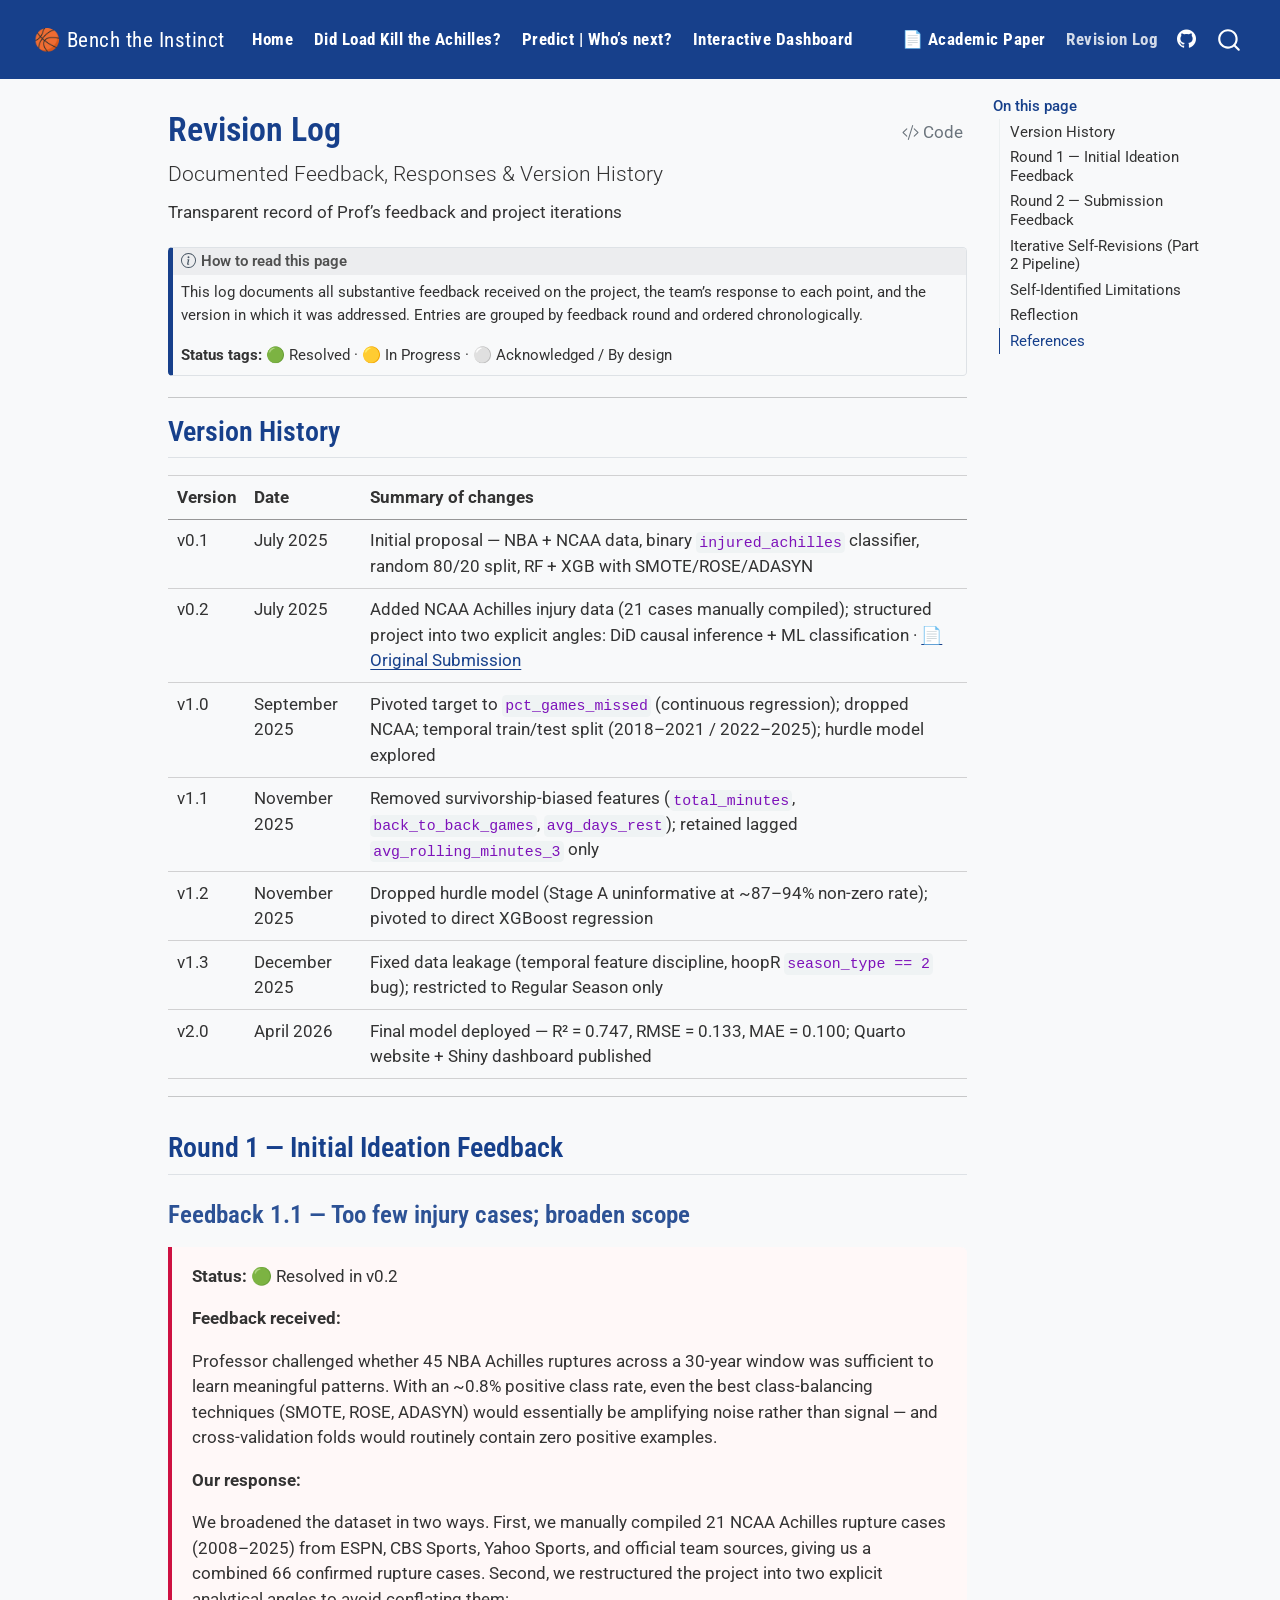
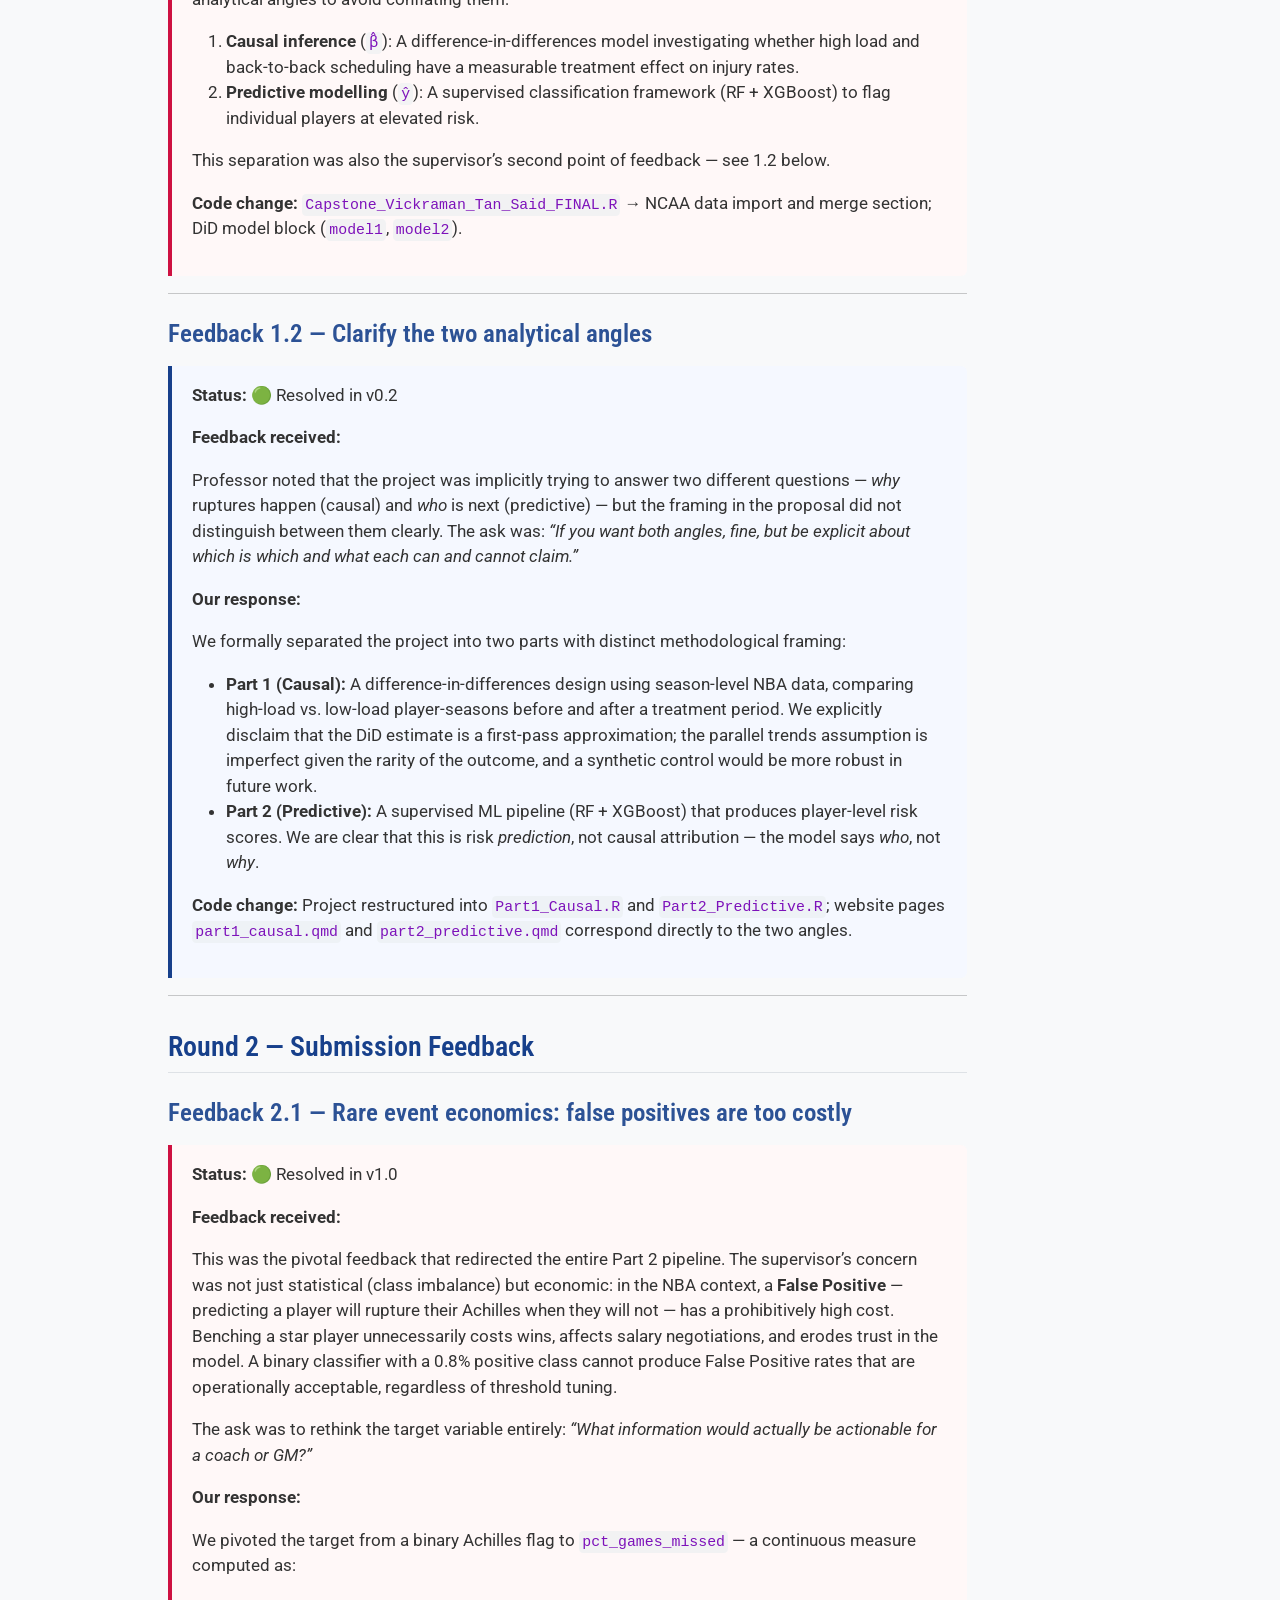
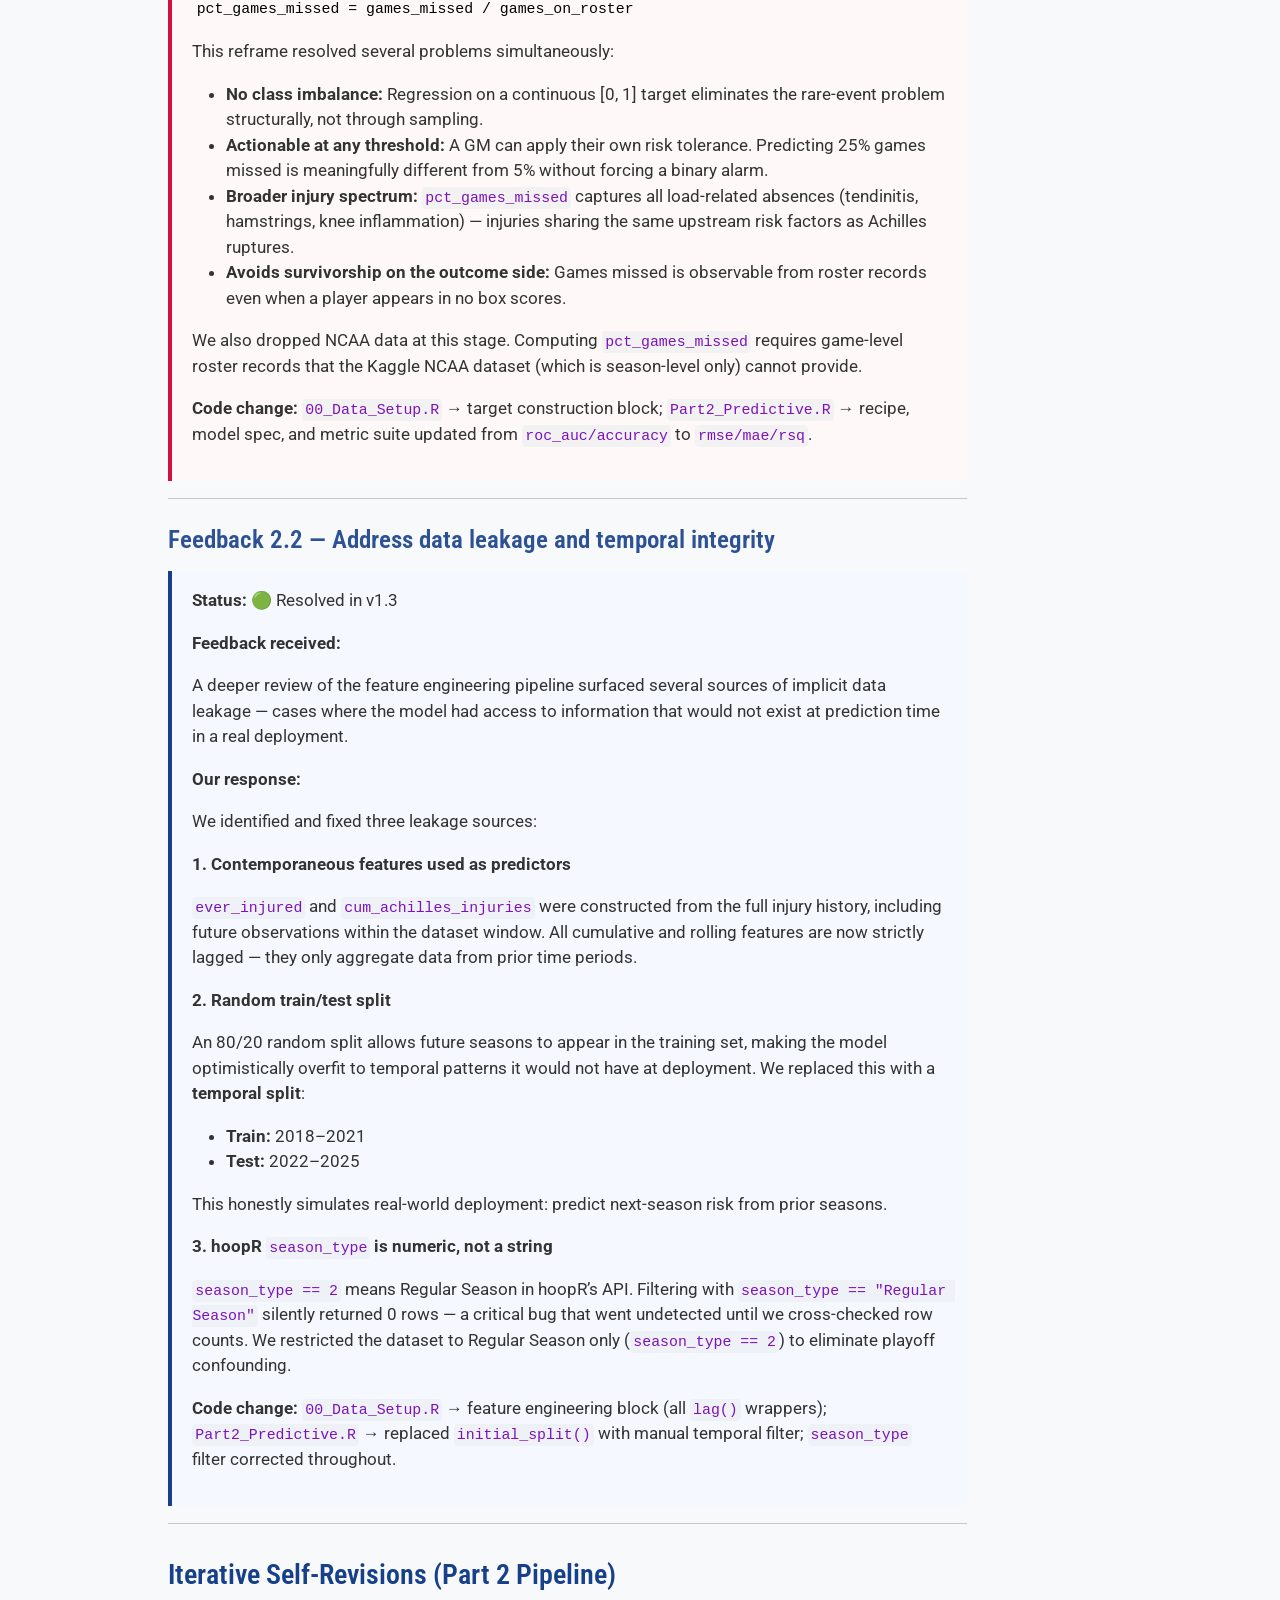
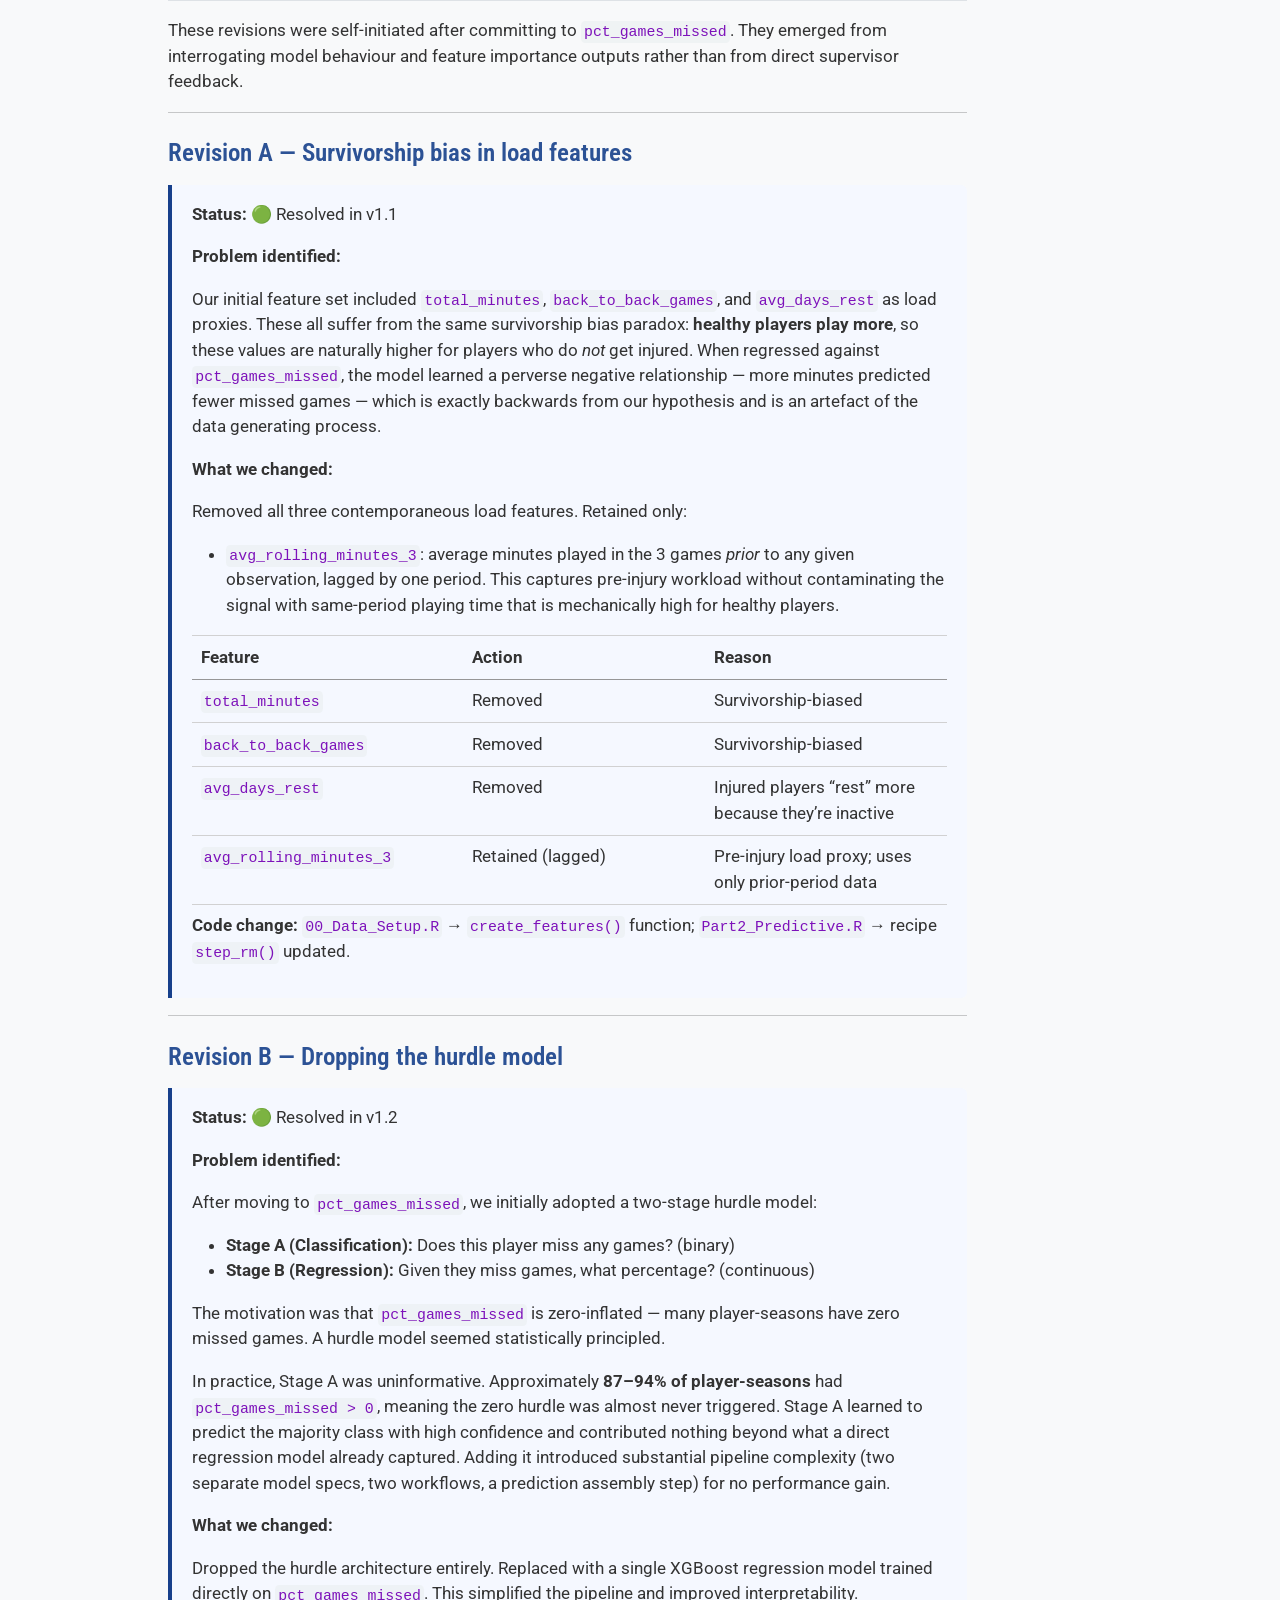
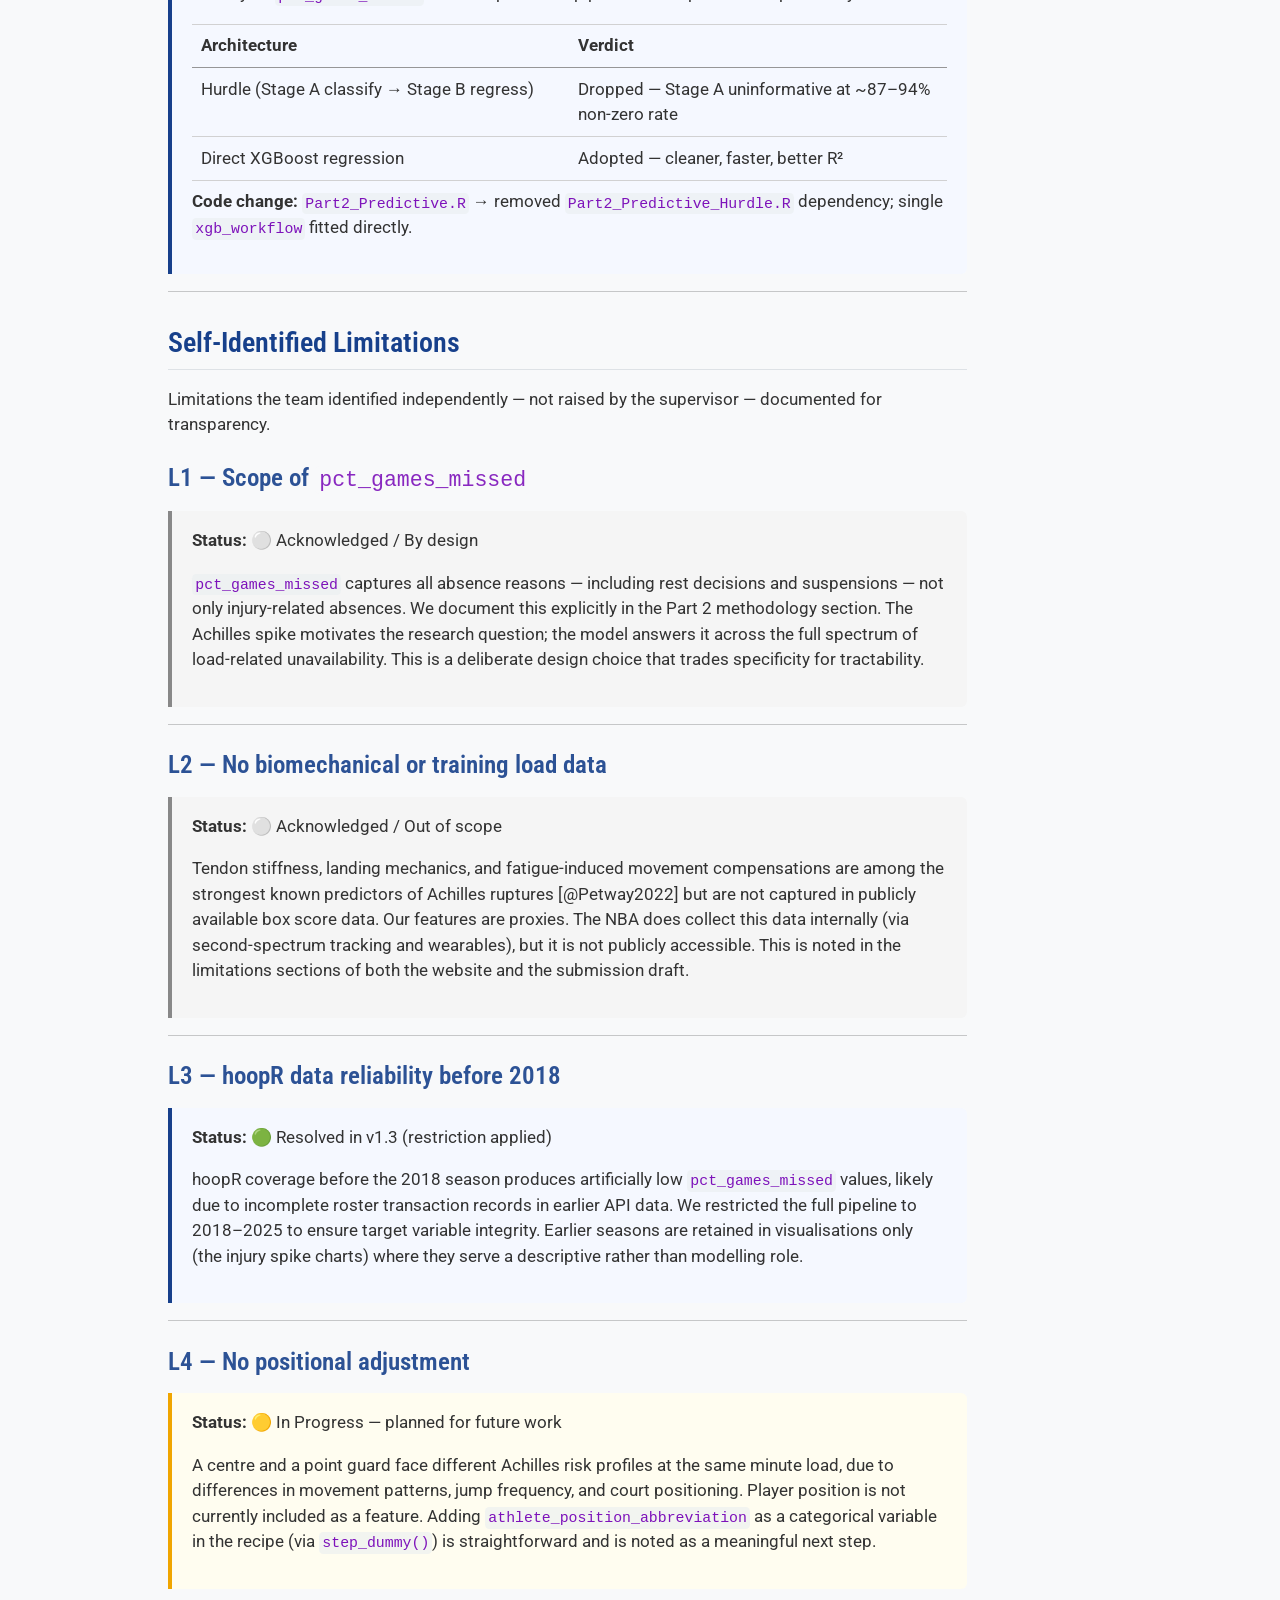
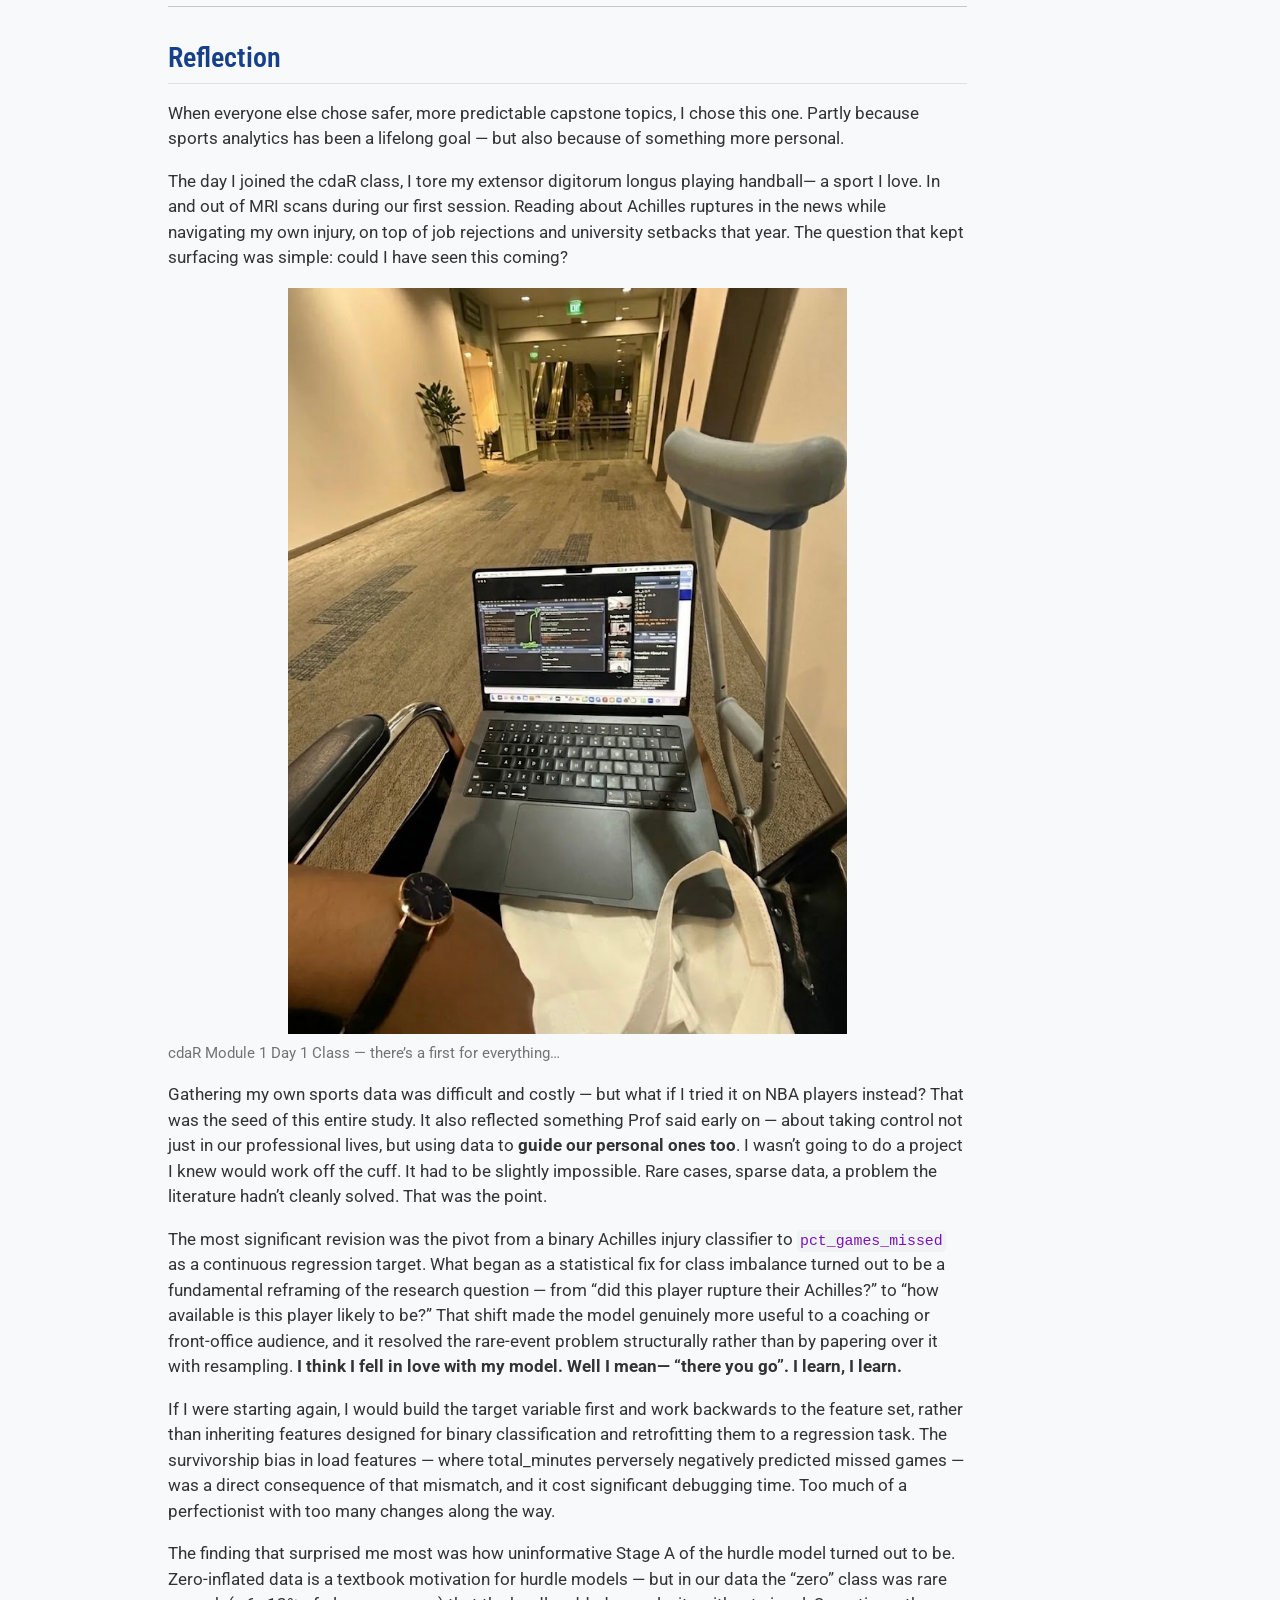
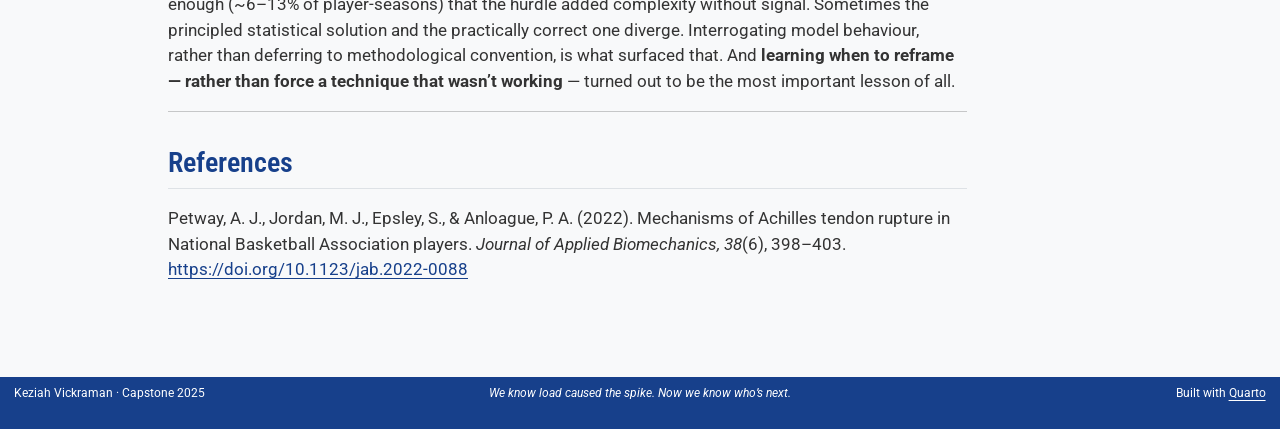
<file: docs/revision_log.html>
<!DOCTYPE html>
<html xmlns="http://www.w3.org/1999/xhtml" lang="en" xml:lang="en"><head>

<meta charset="utf-8">
<meta name="generator" content="quarto-1.8.25">

<meta name="viewport" content="width=device-width, initial-scale=1.0, user-scalable=yes">

<meta name="description" content="Transparent record of Prof’s feedback and project iterations">

<title>Revision Log – Bench the Instinct</title>
<style>
code{white-space: pre-wrap;}
span.smallcaps{font-variant: small-caps;}
div.columns{display: flex; gap: min(4vw, 1.5em);}
div.column{flex: auto; overflow-x: auto;}
div.hanging-indent{margin-left: 1.5em; text-indent: -1.5em;}
ul.task-list{list-style: none;}
ul.task-list li input[type="checkbox"] {
  width: 0.8em;
  margin: 0 0.8em 0.2em -1em; /* quarto-specific, see https://github.com/quarto-dev/quarto-cli/issues/4556 */ 
  vertical-align: middle;
}
/* CSS for syntax highlighting */
html { -webkit-text-size-adjust: 100%; }
pre > code.sourceCode { white-space: pre; position: relative; }
pre > code.sourceCode > span { display: inline-block; line-height: 1.25; }
pre > code.sourceCode > span:empty { height: 1.2em; }
.sourceCode { overflow: visible; }
code.sourceCode > span { color: inherit; text-decoration: inherit; }
div.sourceCode { margin: 1em 0; }
pre.sourceCode { margin: 0; }
@media screen {
div.sourceCode { overflow: auto; }
}
@media print {
pre > code.sourceCode { white-space: pre-wrap; }
pre > code.sourceCode > span { text-indent: -5em; padding-left: 5em; }
}
pre.numberSource code
  { counter-reset: source-line 0; }
pre.numberSource code > span
  { position: relative; left: -4em; counter-increment: source-line; }
pre.numberSource code > span > a:first-child::before
  { content: counter(source-line);
    position: relative; left: -1em; text-align: right; vertical-align: baseline;
    border: none; display: inline-block;
    -webkit-touch-callout: none; -webkit-user-select: none;
    -khtml-user-select: none; -moz-user-select: none;
    -ms-user-select: none; user-select: none;
    padding: 0 4px; width: 4em;
  }
pre.numberSource { margin-left: 3em;  padding-left: 4px; }
div.sourceCode
  {   }
@media screen {
pre > code.sourceCode > span > a:first-child::before { text-decoration: underline; }
}
</style>


<script src="site_libs/quarto-nav/quarto-nav.js"></script>
<script src="site_libs/quarto-nav/headroom.min.js"></script>
<script src="site_libs/clipboard/clipboard.min.js"></script>
<script src="site_libs/quarto-search/autocomplete.umd.js"></script>
<script src="site_libs/quarto-search/fuse.min.js"></script>
<script src="site_libs/quarto-search/quarto-search.js"></script>
<meta name="quarto:offset" content="./">
<script src="site_libs/quarto-html/quarto.js" type="module"></script>
<script src="site_libs/quarto-html/tabsets/tabsets.js" type="module"></script>
<script src="site_libs/quarto-html/axe/axe-check.js" type="module"></script>
<script src="site_libs/quarto-html/popper.min.js"></script>
<script src="site_libs/quarto-html/tippy.umd.min.js"></script>
<script src="site_libs/quarto-html/anchor.min.js"></script>
<link href="site_libs/quarto-html/tippy.css" rel="stylesheet">
<link href="site_libs/quarto-html/quarto-syntax-highlighting-065a5179aebd64318d7ea99d77b64a9e.css" rel="stylesheet" id="quarto-text-highlighting-styles">
<script src="site_libs/bootstrap/bootstrap.min.js"></script>
<link href="site_libs/bootstrap/bootstrap-icons.css" rel="stylesheet">
<link href="site_libs/bootstrap/bootstrap-1ee2f1216c0f7c7908e60f6449a23654.min.css" rel="stylesheet" append-hash="true" id="quarto-bootstrap" data-mode="light">
<script id="quarto-search-options" type="application/json">{
  "location": "navbar",
  "copy-button": false,
  "collapse-after": 3,
  "panel-placement": "end",
  "type": "overlay",
  "limit": 50,
  "keyboard-shortcut": [
    "f",
    "/",
    "s"
  ],
  "show-item-context": false,
  "language": {
    "search-no-results-text": "No results",
    "search-matching-documents-text": "matching documents",
    "search-copy-link-title": "Copy link to search",
    "search-hide-matches-text": "Hide additional matches",
    "search-more-match-text": "more match in this document",
    "search-more-matches-text": "more matches in this document",
    "search-clear-button-title": "Clear",
    "search-text-placeholder": "",
    "search-detached-cancel-button-title": "Cancel",
    "search-submit-button-title": "Submit",
    "search-label": "Search"
  }
}</script>
<style>html{ scroll-behavior: smooth; }</style>


</head>

<body class="nav-fixed quarto-light">

<div id="quarto-search-results"></div>
  <header id="quarto-header" class="headroom fixed-top">
    <nav class="navbar navbar-expand-lg " data-bs-theme="dark">
      <div class="navbar-container container-fluid">
      <div class="navbar-brand-container mx-auto">
    <a href="./index.html" class="navbar-brand navbar-brand-logo">
    </a>
    <a class="navbar-brand" href="./index.html">
    <span class="navbar-title">🏀 Bench the Instinct</span>
    </a>
  </div>
            <div id="quarto-search" class="" title="Search"></div>
          <button class="navbar-toggler" type="button" data-bs-toggle="collapse" data-bs-target="#navbarCollapse" aria-controls="navbarCollapse" role="menu" aria-expanded="false" aria-label="Toggle navigation" onclick="if (window.quartoToggleHeadroom) { window.quartoToggleHeadroom(); }">
  <span class="navbar-toggler-icon"></span>
</button>
          <div class="collapse navbar-collapse" id="navbarCollapse">
            <ul class="navbar-nav navbar-nav-scroll me-auto">
  <li class="nav-item">
    <a class="nav-link" href="./index.html"> 
<span class="menu-text">Home</span></a>
  </li>  
  <li class="nav-item">
    <a class="nav-link" href="./part1_causal.html"> 
<span class="menu-text">Did Load Kill the Achilles?</span></a>
  </li>  
  <li class="nav-item">
    <a class="nav-link" href="./part2_predictive.html"> 
<span class="menu-text">Predict | Who’s next?</span></a>
  </li>  
  <li class="nav-item">
    <a class="nav-link" href="./app.html"> 
<span class="menu-text">Interactive Dashboard</span></a>
  </li>  
</ul>
            <ul class="navbar-nav navbar-nav-scroll ms-auto">
  <li class="nav-item">
    <a class="nav-link" href="./submission.html"> 
<span class="menu-text">📄 Academic Paper</span></a>
  </li>  
  <li class="nav-item">
    <a class="nav-link active" href="./revision_log.html" aria-current="page"> 
<span class="menu-text">Revision Log</span></a>
  </li>  
  <li class="nav-item compact">
    <a class="nav-link" href="https://github.com/KeziahVickraman/bench-the-instinct"> <i class="bi bi-github" role="img" aria-label="GitHub">
</i> 
<span class="menu-text"></span></a>
  </li>  
</ul>
          </div> <!-- /navcollapse -->
            <div class="quarto-navbar-tools">
</div>
      </div> <!-- /container-fluid -->
    </nav>
</header>
<!-- content -->
<div id="quarto-content" class="quarto-container page-columns page-rows-contents page-layout-article page-navbar">
<!-- sidebar -->
<!-- margin-sidebar -->
    <div id="quarto-margin-sidebar" class="sidebar margin-sidebar">
        <nav id="TOC" role="doc-toc" class="toc-active">
    <h2 id="toc-title">On this page</h2>
   
  <ul class="collapse">
  <li><a href="#version-history" id="toc-version-history" class="nav-link active" data-scroll-target="#version-history">Version History</a></li>
  <li><a href="#round-1-initial-ideation-feedback" id="toc-round-1-initial-ideation-feedback" class="nav-link" data-scroll-target="#round-1-initial-ideation-feedback">Round 1 — Initial Ideation Feedback</a></li>
  <li><a href="#round-2-submission-feedback" id="toc-round-2-submission-feedback" class="nav-link" data-scroll-target="#round-2-submission-feedback">Round 2 — Submission Feedback</a></li>
  <li><a href="#iterative-self-revisions-part-2-pipeline" id="toc-iterative-self-revisions-part-2-pipeline" class="nav-link" data-scroll-target="#iterative-self-revisions-part-2-pipeline">Iterative Self-Revisions (Part 2 Pipeline)</a></li>
  <li><a href="#self-identified-limitations" id="toc-self-identified-limitations" class="nav-link" data-scroll-target="#self-identified-limitations">Self-Identified Limitations</a></li>
  <li><a href="#reflection" id="toc-reflection" class="nav-link" data-scroll-target="#reflection">Reflection</a></li>
  <li><a href="#references" id="toc-references" class="nav-link" data-scroll-target="#references">References</a></li>
  </ul>
</nav>
    </div>
<!-- main -->
<main class="content" id="quarto-document-content">

<header id="title-block-header" class="quarto-title-block default">
<div class="quarto-title">
<div class="quarto-title-block"><div><h1 class="title">Revision Log</h1><button type="button" class="btn code-tools-button" id="quarto-code-tools-source"><i class="bi"></i> Code</button></div></div>
<p class="subtitle lead">Documented Feedback, Responses &amp; Version History</p>
</div>

<div>
  <div class="description">
    Transparent record of Prof’s feedback and project iterations
  </div>
</div>


<div class="quarto-title-meta">

    
  
    
  </div>
  


</header>


<style>
.revision-entry {
  border-left: 4px solid #ccc;
  padding: 1rem 1.2rem;
  margin: 1rem 0;
  border-radius: 0 6px 6px 0;
  background: #fafafa;
}
.revision-entry.major   { border-left-color: #CE1141; background: #fff8f8; }
.revision-entry.resolved { border-left-color: #17408B; background: #f5f8ff; }
.revision-entry.pending  { border-left-color: #f0a500; background: #fffdf0; }
.revision-entry.wontfix  { border-left-color: #888;    background: #f5f5f5; }
</style>
<div class="callout callout-style-default callout-note callout-titled">
<div class="callout-header d-flex align-content-center">
<div class="callout-icon-container">
<i class="callout-icon"></i>
</div>
<div class="callout-title-container flex-fill">
<span class="screen-reader-only">Note</span>How to read this page
</div>
</div>
<div class="callout-body-container callout-body">
<p>This log documents all substantive feedback received on the project, the team’s response to each point, and the version in which it was addressed. Entries are grouped by feedback round and ordered chronologically.</p>
<p><strong>Status tags:</strong> 🟢 Resolved · 🟡 In Progress · ⚪ Acknowledged / By design</p>
</div>
</div>
<hr>
<section id="version-history" class="level2">
<h2 class="anchored" data-anchor-id="version-history">Version History</h2>
<table class="caption-top table">
<thead>
<tr class="header">
<th>Version</th>
<th>Date</th>
<th>Summary of changes</th>
</tr>
</thead>
<tbody>
<tr class="odd">
<td>v0.1</td>
<td>July 2025</td>
<td>Initial proposal — NBA + NCAA data, binary <code>injured_achilles</code> classifier, random 80/20 split, RF + XGB with SMOTE/ROSE/ADASYN</td>
</tr>
<tr class="even">
<td>v0.2</td>
<td>July 2025</td>
<td>Added NCAA Achilles injury data (21 cases manually compiled); structured project into two explicit angles: DiD causal inference + ML classification · <a href="Vickraman_Tan_Said_FINAL.html">📄 Original Submission</a></td>
</tr>
<tr class="odd">
<td>v1.0</td>
<td>September 2025</td>
<td>Pivoted target to <code>pct_games_missed</code> (continuous regression); dropped NCAA; temporal train/test split (2018–2021 / 2022–2025); hurdle model explored</td>
</tr>
<tr class="even">
<td>v1.1</td>
<td>November 2025</td>
<td>Removed survivorship-biased features (<code>total_minutes</code>, <code>back_to_back_games</code>, <code>avg_days_rest</code>); retained lagged <code>avg_rolling_minutes_3</code> only</td>
</tr>
<tr class="odd">
<td>v1.2</td>
<td>November 2025</td>
<td>Dropped hurdle model (Stage A uninformative at ~87–94% non-zero rate); pivoted to direct XGBoost regression</td>
</tr>
<tr class="even">
<td>v1.3</td>
<td>December 2025</td>
<td>Fixed data leakage (temporal feature discipline, hoopR <code>season_type == 2</code> bug); restricted to Regular Season only</td>
</tr>
<tr class="odd">
<td>v2.0</td>
<td>April 2026</td>
<td>Final model deployed — R² = 0.747, RMSE = 0.133, MAE = 0.100; Quarto website + Shiny dashboard published</td>
</tr>
</tbody>
</table>
<hr>
</section>
<section id="round-1-initial-ideation-feedback" class="level2">
<h2 class="anchored" data-anchor-id="round-1-initial-ideation-feedback">Round 1 — Initial Ideation Feedback</h2>
<section id="feedback-1.1-too-few-injury-cases-broaden-scope" class="level3">
<h3 class="anchored" data-anchor-id="feedback-1.1-too-few-injury-cases-broaden-scope">Feedback 1.1 — Too few injury cases; broaden scope</h3>
<div class="revision-entry major">
<p><strong>Status:</strong> 🟢 Resolved in v0.2</p>
<p><strong>Feedback received:</strong></p>
<p>Professor challenged whether 45 NBA Achilles ruptures across a 30-year window was sufficient to learn meaningful patterns. With an ~0.8% positive class rate, even the best class-balancing techniques (SMOTE, ROSE, ADASYN) would essentially be amplifying noise rather than signal — and cross-validation folds would routinely contain zero positive examples.</p>
<p><strong>Our response:</strong></p>
<p>We broadened the dataset in two ways. First, we manually compiled 21 NCAA Achilles rupture cases (2008–2025) from ESPN, CBS Sports, Yahoo Sports, and official team sources, giving us a combined 66 confirmed rupture cases. Second, we restructured the project into two explicit analytical angles to avoid conflating them:</p>
<ol type="1">
<li><strong>Causal inference</strong> (<code>β̂</code>): A difference-in-differences model investigating whether high load and back-to-back scheduling have a measurable treatment effect on injury rates.</li>
<li><strong>Predictive modelling</strong> (<code>ŷ</code>): A supervised classification framework (RF + XGBoost) to flag individual players at elevated risk.</li>
</ol>
<p>This separation was also the supervisor’s second point of feedback — see 1.2 below.</p>
<p><strong>Code change:</strong> <code>Capstone_Vickraman_Tan_Said_FINAL.R</code> → NCAA data import and merge section; DiD model block (<code>model1</code>, <code>model2</code>).</p>
</div>
<hr>
</section>
<section id="feedback-1.2-clarify-the-two-analytical-angles" class="level3">
<h3 class="anchored" data-anchor-id="feedback-1.2-clarify-the-two-analytical-angles">Feedback 1.2 — Clarify the two analytical angles</h3>
<div class="revision-entry resolved">
<p><strong>Status:</strong> 🟢 Resolved in v0.2</p>
<p><strong>Feedback received:</strong></p>
<p>Professor noted that the project was implicitly trying to answer two different questions — <em>why</em> ruptures happen (causal) and <em>who</em> is next (predictive) — but the framing in the proposal did not distinguish between them clearly. The ask was: <em>“If you want both angles, fine, but be explicit about which is which and what each can and cannot claim.”</em></p>
<p><strong>Our response:</strong></p>
<p>We formally separated the project into two parts with distinct methodological framing:</p>
<ul>
<li><strong>Part 1 (Causal):</strong> A difference-in-differences design using season-level NBA data, comparing high-load vs.&nbsp;low-load player-seasons before and after a treatment period. We explicitly disclaim that the DiD estimate is a first-pass approximation; the parallel trends assumption is imperfect given the rarity of the outcome, and a synthetic control would be more robust in future work.</li>
<li><strong>Part 2 (Predictive):</strong> A supervised ML pipeline (RF + XGBoost) that produces player-level risk scores. We are clear that this is risk <em>prediction</em>, not causal attribution — the model says <em>who</em>, not <em>why</em>.</li>
</ul>
<p><strong>Code change:</strong> Project restructured into <code>Part1_Causal.R</code> and <code>Part2_Predictive.R</code>; website pages <code>part1_causal.qmd</code> and <code>part2_predictive.qmd</code> correspond directly to the two angles.</p>
</div>
<hr>
</section>
</section>
<section id="round-2-submission-feedback" class="level2">
<h2 class="anchored" data-anchor-id="round-2-submission-feedback">Round 2 — Submission Feedback</h2>
<section id="feedback-2.1-rare-event-economics-false-positives-are-too-costly" class="level3">
<h3 class="anchored" data-anchor-id="feedback-2.1-rare-event-economics-false-positives-are-too-costly">Feedback 2.1 — Rare event economics: false positives are too costly</h3>
<div class="revision-entry major">
<p><strong>Status:</strong> 🟢 Resolved in v1.0</p>
<p><strong>Feedback received:</strong></p>
<p>This was the pivotal feedback that redirected the entire Part 2 pipeline. The supervisor’s concern was not just statistical (class imbalance) but economic: in the NBA context, a <strong>False Positive</strong> — predicting a player will rupture their Achilles when they will not — has a prohibitively high cost. Benching a star player unnecessarily costs wins, affects salary negotiations, and erodes trust in the model. A binary classifier with a 0.8% positive class cannot produce False Positive rates that are operationally acceptable, regardless of threshold tuning.</p>
<p>The ask was to rethink the target variable entirely: <em>“What information would actually be actionable for a coach or GM?”</em></p>
<p><strong>Our response:</strong></p>
<p>We pivoted the target from a binary Achilles flag to <code>pct_games_missed</code> — a continuous measure computed as:</p>
<pre><code>pct_games_missed = games_missed / games_on_roster</code></pre>
<p>This reframe resolved several problems simultaneously:</p>
<ul>
<li><strong>No class imbalance:</strong> Regression on a continuous [0, 1] target eliminates the rare-event problem structurally, not through sampling.</li>
<li><strong>Actionable at any threshold:</strong> A GM can apply their own risk tolerance. Predicting 25% games missed is meaningfully different from 5% without forcing a binary alarm.</li>
<li><strong>Broader injury spectrum:</strong> <code>pct_games_missed</code> captures all load-related absences (tendinitis, hamstrings, knee inflammation) — injuries sharing the same upstream risk factors as Achilles ruptures.</li>
<li><strong>Avoids survivorship on the outcome side:</strong> Games missed is observable from roster records even when a player appears in no box scores.</li>
</ul>
<p>We also dropped NCAA data at this stage. Computing <code>pct_games_missed</code> requires game-level roster records that the Kaggle NCAA dataset (which is season-level only) cannot provide.</p>
<p><strong>Code change:</strong> <code>00_Data_Setup.R</code> → target construction block; <code>Part2_Predictive.R</code> → recipe, model spec, and metric suite updated from <code>roc_auc/accuracy</code> to <code>rmse/mae/rsq</code>.</p>
</div>
<hr>
</section>
<section id="feedback-2.2-address-data-leakage-and-temporal-integrity" class="level3">
<h3 class="anchored" data-anchor-id="feedback-2.2-address-data-leakage-and-temporal-integrity">Feedback 2.2 — Address data leakage and temporal integrity</h3>
<div class="revision-entry resolved">
<p><strong>Status:</strong> 🟢 Resolved in v1.3</p>
<p><strong>Feedback received:</strong></p>
<p>A deeper review of the feature engineering pipeline surfaced several sources of implicit data leakage — cases where the model had access to information that would not exist at prediction time in a real deployment.</p>
<p><strong>Our response:</strong></p>
<p>We identified and fixed three leakage sources:</p>
<p><strong>1. Contemporaneous features used as predictors</strong></p>
<p><code>ever_injured</code> and <code>cum_achilles_injuries</code> were constructed from the full injury history, including future observations within the dataset window. All cumulative and rolling features are now strictly lagged — they only aggregate data from prior time periods.</p>
<p><strong>2. Random train/test split</strong></p>
<p>An 80/20 random split allows future seasons to appear in the training set, making the model optimistically overfit to temporal patterns it would not have at deployment. We replaced this with a <strong>temporal split</strong>:</p>
<ul>
<li><strong>Train:</strong> 2018–2021</li>
<li><strong>Test:</strong> 2022–2025</li>
</ul>
<p>This honestly simulates real-world deployment: predict next-season risk from prior seasons.</p>
<p><strong>3. hoopR <code>season_type</code> is numeric, not a string</strong></p>
<p><code>season_type == 2</code> means Regular Season in hoopR’s API. Filtering with <code>season_type == "Regular Season"</code> silently returned 0 rows — a critical bug that went undetected until we cross-checked row counts. We restricted the dataset to Regular Season only (<code>season_type == 2</code>) to eliminate playoff confounding.</p>
<p><strong>Code change:</strong> <code>00_Data_Setup.R</code> → feature engineering block (all <code>lag()</code> wrappers); <code>Part2_Predictive.R</code> → replaced <code>initial_split()</code> with manual temporal filter; <code>season_type</code> filter corrected throughout.</p>
</div>
<hr>
</section>
</section>
<section id="iterative-self-revisions-part-2-pipeline" class="level2">
<h2 class="anchored" data-anchor-id="iterative-self-revisions-part-2-pipeline">Iterative Self-Revisions (Part 2 Pipeline)</h2>
<p>These revisions were self-initiated after committing to <code>pct_games_missed</code>. They emerged from interrogating model behaviour and feature importance outputs rather than from direct supervisor feedback.</p>
<hr>
<section id="revision-a-survivorship-bias-in-load-features" class="level3">
<h3 class="anchored" data-anchor-id="revision-a-survivorship-bias-in-load-features">Revision A — Survivorship bias in load features</h3>
<div class="revision-entry resolved">
<p><strong>Status:</strong> 🟢 Resolved in v1.1</p>
<p><strong>Problem identified:</strong></p>
<p>Our initial feature set included <code>total_minutes</code>, <code>back_to_back_games</code>, and <code>avg_days_rest</code> as load proxies. These all suffer from the same survivorship bias paradox: <strong>healthy players play more</strong>, so these values are naturally higher for players who do <em>not</em> get injured. When regressed against <code>pct_games_missed</code>, the model learned a perverse negative relationship — more minutes predicted fewer missed games — which is exactly backwards from our hypothesis and is an artefact of the data generating process.</p>
<p><strong>What we changed:</strong></p>
<p>Removed all three contemporaneous load features. Retained only:</p>
<ul>
<li><code>avg_rolling_minutes_3</code>: average minutes played in the 3 games <em>prior</em> to any given observation, lagged by one period. This captures pre-injury workload without contaminating the signal with same-period playing time that is mechanically high for healthy players.</li>
</ul>
<table class="caption-top table">
<colgroup>
<col style="width: 36%">
<col style="width: 32%">
<col style="width: 32%">
</colgroup>
<thead>
<tr class="header">
<th>Feature</th>
<th>Action</th>
<th>Reason</th>
</tr>
</thead>
<tbody>
<tr class="odd">
<td><code>total_minutes</code></td>
<td>Removed</td>
<td>Survivorship-biased</td>
</tr>
<tr class="even">
<td><code>back_to_back_games</code></td>
<td>Removed</td>
<td>Survivorship-biased</td>
</tr>
<tr class="odd">
<td><code>avg_days_rest</code></td>
<td>Removed</td>
<td>Injured players “rest” more because they’re inactive</td>
</tr>
<tr class="even">
<td><code>avg_rolling_minutes_3</code></td>
<td>Retained (lagged)</td>
<td>Pre-injury load proxy; uses only prior-period data</td>
</tr>
</tbody>
</table>
<p><strong>Code change:</strong> <code>00_Data_Setup.R</code> → <code>create_features()</code> function; <code>Part2_Predictive.R</code> → recipe <code>step_rm()</code> updated.</p>
</div>
<hr>
</section>
<section id="revision-b-dropping-the-hurdle-model" class="level3">
<h3 class="anchored" data-anchor-id="revision-b-dropping-the-hurdle-model">Revision B — Dropping the hurdle model</h3>
<div class="revision-entry resolved">
<p><strong>Status:</strong> 🟢 Resolved in v1.2</p>
<p><strong>Problem identified:</strong></p>
<p>After moving to <code>pct_games_missed</code>, we initially adopted a two-stage hurdle model:</p>
<ul>
<li><strong>Stage A (Classification):</strong> Does this player miss any games? (binary)</li>
<li><strong>Stage B (Regression):</strong> Given they miss games, what percentage? (continuous)</li>
</ul>
<p>The motivation was that <code>pct_games_missed</code> is zero-inflated — many player-seasons have zero missed games. A hurdle model seemed statistically principled.</p>
<p>In practice, Stage A was uninformative. Approximately <strong>87–94% of player-seasons</strong> had <code>pct_games_missed &gt; 0</code>, meaning the zero hurdle was almost never triggered. Stage A learned to predict the majority class with high confidence and contributed nothing beyond what a direct regression model already captured. Adding it introduced substantial pipeline complexity (two separate model specs, two workflows, a prediction assembly step) for no performance gain.</p>
<p><strong>What we changed:</strong></p>
<p>Dropped the hurdle architecture entirely. Replaced with a single XGBoost regression model trained directly on <code>pct_games_missed</code>. This simplified the pipeline and improved interpretability.</p>
<table class="caption-top table">
<colgroup>
<col style="width: 50%">
<col style="width: 50%">
</colgroup>
<thead>
<tr class="header">
<th>Architecture</th>
<th>Verdict</th>
</tr>
</thead>
<tbody>
<tr class="odd">
<td>Hurdle (Stage A classify → Stage B regress)</td>
<td>Dropped — Stage A uninformative at ~87–94% non-zero rate</td>
</tr>
<tr class="even">
<td>Direct XGBoost regression</td>
<td>Adopted — cleaner, faster, better R²</td>
</tr>
</tbody>
</table>
<p><strong>Code change:</strong> <code>Part2_Predictive.R</code> → removed <code>Part2_Predictive_Hurdle.R</code> dependency; single <code>xgb_workflow</code> fitted directly.</p>
</div>
<hr>
</section>
</section>
<section id="self-identified-limitations" class="level2">
<h2 class="anchored" data-anchor-id="self-identified-limitations">Self-Identified Limitations</h2>
<p>Limitations the team identified independently — not raised by the supervisor — documented for transparency.</p>
<section id="l1-scope-of-pct_games_missed" class="level3">
<h3 class="anchored" data-anchor-id="l1-scope-of-pct_games_missed">L1 — Scope of <code>pct_games_missed</code></h3>
<div class="revision-entry wontfix">
<p><strong>Status:</strong> ⚪ Acknowledged / By design</p>
<p><code>pct_games_missed</code> captures all absence reasons — including rest decisions and suspensions — not only injury-related absences. We document this explicitly in the Part 2 methodology section. The Achilles spike motivates the research question; the model answers it across the full spectrum of load-related unavailability. This is a deliberate design choice that trades specificity for tractability.</p>
</div>
<hr>
</section>
<section id="l2-no-biomechanical-or-training-load-data" class="level3">
<h3 class="anchored" data-anchor-id="l2-no-biomechanical-or-training-load-data">L2 — No biomechanical or training load data</h3>
<div class="revision-entry wontfix">
<p><strong>Status:</strong> ⚪ Acknowledged / Out of scope</p>
<p>Tendon stiffness, landing mechanics, and fatigue-induced movement compensations are among the strongest known predictors of Achilles ruptures <span class="citation" data-cites="Petway2022">[@Petway2022]</span> but are not captured in publicly available box score data. Our features are proxies. The NBA does collect this data internally (via second-spectrum tracking and wearables), but it is not publicly accessible. This is noted in the limitations sections of both the website and the submission draft.</p>
</div>
<hr>
</section>
<section id="l3-hoopr-data-reliability-before-2018" class="level3">
<h3 class="anchored" data-anchor-id="l3-hoopr-data-reliability-before-2018">L3 — hoopR data reliability before 2018</h3>
<div class="revision-entry resolved">
<p><strong>Status:</strong> 🟢 Resolved in v1.3 (restriction applied)</p>
<p>hoopR coverage before the 2018 season produces artificially low <code>pct_games_missed</code> values, likely due to incomplete roster transaction records in earlier API data. We restricted the full pipeline to 2018–2025 to ensure target variable integrity. Earlier seasons are retained in visualisations only (the injury spike charts) where they serve a descriptive rather than modelling role.</p>
</div>
<hr>
</section>
<section id="l4-no-positional-adjustment" class="level3">
<h3 class="anchored" data-anchor-id="l4-no-positional-adjustment">L4 — No positional adjustment</h3>
<div class="revision-entry pending">
<p><strong>Status:</strong> 🟡 In Progress — planned for future work</p>
<p>A centre and a point guard face different Achilles risk profiles at the same minute load, due to differences in movement patterns, jump frequency, and court positioning. Player position is not currently included as a feature. Adding <code>athlete_position_abbreviation</code> as a categorical variable in the recipe (via <code>step_dummy()</code>) is straightforward and is noted as a meaningful next step.</p>
</div>
<hr>
</section>
</section>
<section id="reflection" class="level2">
<h2 class="anchored" data-anchor-id="reflection">Reflection</h2>
<p>When everyone else chose safer, more predictable capstone topics, I chose this one. Partly because sports analytics has been a lifelong goal — but also because of something more personal.</p>
<p>The day I joined the cdaR class, I tore my extensor digitorum longus playing handball— a sport I love. In and out of MRI scans during our first session. Reading about Achilles ruptures in the news while navigating my own injury, on top of job rejections and university setbacks that year. The question that kept surfacing was simple: could I have seen this coming?</p>
<div class="quarto-figure quarto-figure-center">
<figure class="figure">
<p><img src="injury_image.jpg" class="img-fluid figure-img" style="width:70.0%"></p>
<figcaption>cdaR Module 1 Day 1 Class — there’s a first for everything…</figcaption>
</figure>
</div>
<p>Gathering my own sports data was difficult and costly — but what if I tried it on NBA players instead? That was the seed of this entire study. It also reflected something Prof said early on — about taking control not just in our professional lives, but using data to <strong>guide our personal ones too</strong>. I wasn’t going to do a project I knew would work off the cuff. It had to be slightly impossible. Rare cases, sparse data, a problem the literature hadn’t cleanly solved. That was the point.</p>
<p>The most significant revision was the pivot from a binary Achilles injury classifier to <code>pct_games_missed</code> as a continuous regression target. What began as a statistical fix for class imbalance turned out to be a fundamental reframing of the research question — from “did this player rupture their Achilles?” to “how available is this player likely to be?” That shift made the model genuinely more useful to a coaching or front-office audience, and it resolved the rare-event problem structurally rather than by papering over it with resampling. <strong>I think I fell in love with my model. Well I mean— “there you go”. I learn, I learn.</strong></p>
<p>If I were starting again, I would build the target variable first and work backwards to the feature set, rather than inheriting features designed for binary classification and retrofitting them to a regression task. The survivorship bias in load features — where total_minutes perversely negatively predicted missed games — was a direct consequence of that mismatch, and it cost significant debugging time. Too much of a perfectionist with too many changes along the way.</p>
<p>The finding that surprised me most was how uninformative Stage A of the hurdle model turned out to be. Zero-inflated data is a textbook motivation for hurdle models — but in our data the “zero” class was rare enough (~6–13% of player-seasons) that the hurdle added complexity without signal. Sometimes the principled statistical solution and the practically correct one diverge. Interrogating model behaviour, rather than deferring to methodological convention, is what surfaced that. And <strong>learning when to reframe — rather than force a technique that wasn’t working</strong> — turned out to be the most important lesson of all.</p>
<hr>
</section>
<section id="references" class="level2">
<h2 class="anchored" data-anchor-id="references">References</h2>
<p>Petway, A. J., Jordan, M. J., Epsley, S., &amp; Anloague, P. A. (2022). Mechanisms of Achilles tendon rupture in National Basketball Association players. <em>Journal of Applied Biomechanics, 38</em>(6), 398–403. <a href="https://doi.org/10.1123/jab.2022-0088" class="uri">https://doi.org/10.1123/jab.2022-0088</a></p>


<!-- -->

</section>

</main> <!-- /main -->
<script id="quarto-html-after-body" type="application/javascript">
  window.document.addEventListener("DOMContentLoaded", function (event) {
    const icon = "";
    const anchorJS = new window.AnchorJS();
    anchorJS.options = {
      placement: 'right',
      icon: icon
    };
    anchorJS.add('.anchored');
    const isCodeAnnotation = (el) => {
      for (const clz of el.classList) {
        if (clz.startsWith('code-annotation-')) {                     
          return true;
        }
      }
      return false;
    }
    const onCopySuccess = function(e) {
      // button target
      const button = e.trigger;
      // don't keep focus
      button.blur();
      // flash "checked"
      button.classList.add('code-copy-button-checked');
      var currentTitle = button.getAttribute("title");
      button.setAttribute("title", "Copied!");
      let tooltip;
      if (window.bootstrap) {
        button.setAttribute("data-bs-toggle", "tooltip");
        button.setAttribute("data-bs-placement", "left");
        button.setAttribute("data-bs-title", "Copied!");
        tooltip = new bootstrap.Tooltip(button, 
          { trigger: "manual", 
            customClass: "code-copy-button-tooltip",
            offset: [0, -8]});
        tooltip.show();    
      }
      setTimeout(function() {
        if (tooltip) {
          tooltip.hide();
          button.removeAttribute("data-bs-title");
          button.removeAttribute("data-bs-toggle");
          button.removeAttribute("data-bs-placement");
        }
        button.setAttribute("title", currentTitle);
        button.classList.remove('code-copy-button-checked');
      }, 1000);
      // clear code selection
      e.clearSelection();
    }
    const getTextToCopy = function(trigger) {
      const outerScaffold = trigger.parentElement.cloneNode(true);
      const codeEl = outerScaffold.querySelector('code');
      for (const childEl of codeEl.children) {
        if (isCodeAnnotation(childEl)) {
          childEl.remove();
        }
      }
      return codeEl.innerText;
    }
    const clipboard = new window.ClipboardJS('.code-copy-button:not([data-in-quarto-modal])', {
      text: getTextToCopy
    });
    clipboard.on('success', onCopySuccess);
    if (window.document.getElementById('quarto-embedded-source-code-modal')) {
      const clipboardModal = new window.ClipboardJS('.code-copy-button[data-in-quarto-modal]', {
        text: getTextToCopy,
        container: window.document.getElementById('quarto-embedded-source-code-modal')
      });
      clipboardModal.on('success', onCopySuccess);
    }
    const viewSource = window.document.getElementById('quarto-view-source') ||
                       window.document.getElementById('quarto-code-tools-source');
    if (viewSource) {
      const sourceUrl = viewSource.getAttribute("data-quarto-source-url");
      viewSource.addEventListener("click", function(e) {
        if (sourceUrl) {
          // rstudio viewer pane
          if (/\bcapabilities=\b/.test(window.location)) {
            window.open(sourceUrl);
          } else {
            window.location.href = sourceUrl;
          }
        } else {
          const modal = new bootstrap.Modal(document.getElementById('quarto-embedded-source-code-modal'));
          modal.show();
        }
        return false;
      });
    }
    function toggleCodeHandler(show) {
      return function(e) {
        const detailsSrc = window.document.querySelectorAll(".cell > details > .sourceCode");
        for (let i=0; i<detailsSrc.length; i++) {
          const details = detailsSrc[i].parentElement;
          if (show) {
            details.open = true;
          } else {
            details.removeAttribute("open");
          }
        }
        const cellCodeDivs = window.document.querySelectorAll(".cell > .sourceCode");
        const fromCls = show ? "hidden" : "unhidden";
        const toCls = show ? "unhidden" : "hidden";
        for (let i=0; i<cellCodeDivs.length; i++) {
          const codeDiv = cellCodeDivs[i];
          if (codeDiv.classList.contains(fromCls)) {
            codeDiv.classList.remove(fromCls);
            codeDiv.classList.add(toCls);
          } 
        }
        return false;
      }
    }
    const hideAllCode = window.document.getElementById("quarto-hide-all-code");
    if (hideAllCode) {
      hideAllCode.addEventListener("click", toggleCodeHandler(false));
    }
    const showAllCode = window.document.getElementById("quarto-show-all-code");
    if (showAllCode) {
      showAllCode.addEventListener("click", toggleCodeHandler(true));
    }
      var localhostRegex = new RegExp(/^(?:http|https):\/\/localhost\:?[0-9]*\//);
      var mailtoRegex = new RegExp(/^mailto:/);
        var filterRegex = new RegExp('/' + window.location.host + '/');
      var isInternal = (href) => {
          return filterRegex.test(href) || localhostRegex.test(href) || mailtoRegex.test(href);
      }
      // Inspect non-navigation links and adorn them if external
     var links = window.document.querySelectorAll('a[href]:not(.nav-link):not(.navbar-brand):not(.toc-action):not(.sidebar-link):not(.sidebar-item-toggle):not(.pagination-link):not(.no-external):not([aria-hidden]):not(.dropdown-item):not(.quarto-navigation-tool):not(.about-link)');
      for (var i=0; i<links.length; i++) {
        const link = links[i];
        if (!isInternal(link.href)) {
          // undo the damage that might have been done by quarto-nav.js in the case of
          // links that we want to consider external
          if (link.dataset.originalHref !== undefined) {
            link.href = link.dataset.originalHref;
          }
        }
      }
    function tippyHover(el, contentFn, onTriggerFn, onUntriggerFn) {
      const config = {
        allowHTML: true,
        maxWidth: 500,
        delay: 100,
        arrow: false,
        appendTo: function(el) {
            return el.parentElement;
        },
        interactive: true,
        interactiveBorder: 10,
        theme: 'quarto',
        placement: 'bottom-start',
      };
      if (contentFn) {
        config.content = contentFn;
      }
      if (onTriggerFn) {
        config.onTrigger = onTriggerFn;
      }
      if (onUntriggerFn) {
        config.onUntrigger = onUntriggerFn;
      }
      window.tippy(el, config); 
    }
    const noterefs = window.document.querySelectorAll('a[role="doc-noteref"]');
    for (var i=0; i<noterefs.length; i++) {
      const ref = noterefs[i];
      tippyHover(ref, function() {
        // use id or data attribute instead here
        let href = ref.getAttribute('data-footnote-href') || ref.getAttribute('href');
        try { href = new URL(href).hash; } catch {}
        const id = href.replace(/^#\/?/, "");
        const note = window.document.getElementById(id);
        if (note) {
          return note.innerHTML;
        } else {
          return "";
        }
      });
    }
    const xrefs = window.document.querySelectorAll('a.quarto-xref');
    const processXRef = (id, note) => {
      // Strip column container classes
      const stripColumnClz = (el) => {
        el.classList.remove("page-full", "page-columns");
        if (el.children) {
          for (const child of el.children) {
            stripColumnClz(child);
          }
        }
      }
      stripColumnClz(note)
      if (id === null || id.startsWith('sec-')) {
        // Special case sections, only their first couple elements
        const container = document.createElement("div");
        if (note.children && note.children.length > 2) {
          container.appendChild(note.children[0].cloneNode(true));
          for (let i = 1; i < note.children.length; i++) {
            const child = note.children[i];
            if (child.tagName === "P" && child.innerText === "") {
              continue;
            } else {
              container.appendChild(child.cloneNode(true));
              break;
            }
          }
          if (window.Quarto?.typesetMath) {
            window.Quarto.typesetMath(container);
          }
          return container.innerHTML
        } else {
          if (window.Quarto?.typesetMath) {
            window.Quarto.typesetMath(note);
          }
          return note.innerHTML;
        }
      } else {
        // Remove any anchor links if they are present
        const anchorLink = note.querySelector('a.anchorjs-link');
        if (anchorLink) {
          anchorLink.remove();
        }
        if (window.Quarto?.typesetMath) {
          window.Quarto.typesetMath(note);
        }
        if (note.classList.contains("callout")) {
          return note.outerHTML;
        } else {
          return note.innerHTML;
        }
      }
    }
    for (var i=0; i<xrefs.length; i++) {
      const xref = xrefs[i];
      tippyHover(xref, undefined, function(instance) {
        instance.disable();
        let url = xref.getAttribute('href');
        let hash = undefined; 
        if (url.startsWith('#')) {
          hash = url;
        } else {
          try { hash = new URL(url).hash; } catch {}
        }
        if (hash) {
          const id = hash.replace(/^#\/?/, "");
          const note = window.document.getElementById(id);
          if (note !== null) {
            try {
              const html = processXRef(id, note.cloneNode(true));
              instance.setContent(html);
            } finally {
              instance.enable();
              instance.show();
            }
          } else {
            // See if we can fetch this
            fetch(url.split('#')[0])
            .then(res => res.text())
            .then(html => {
              const parser = new DOMParser();
              const htmlDoc = parser.parseFromString(html, "text/html");
              const note = htmlDoc.getElementById(id);
              if (note !== null) {
                const html = processXRef(id, note);
                instance.setContent(html);
              } 
            }).finally(() => {
              instance.enable();
              instance.show();
            });
          }
        } else {
          // See if we can fetch a full url (with no hash to target)
          // This is a special case and we should probably do some content thinning / targeting
          fetch(url)
          .then(res => res.text())
          .then(html => {
            const parser = new DOMParser();
            const htmlDoc = parser.parseFromString(html, "text/html");
            const note = htmlDoc.querySelector('main.content');
            if (note !== null) {
              // This should only happen for chapter cross references
              // (since there is no id in the URL)
              // remove the first header
              if (note.children.length > 0 && note.children[0].tagName === "HEADER") {
                note.children[0].remove();
              }
              const html = processXRef(null, note);
              instance.setContent(html);
            } 
          }).finally(() => {
            instance.enable();
            instance.show();
          });
        }
      }, function(instance) {
      });
    }
        let selectedAnnoteEl;
        const selectorForAnnotation = ( cell, annotation) => {
          let cellAttr = 'data-code-cell="' + cell + '"';
          let lineAttr = 'data-code-annotation="' +  annotation + '"';
          const selector = 'span[' + cellAttr + '][' + lineAttr + ']';
          return selector;
        }
        const selectCodeLines = (annoteEl) => {
          const doc = window.document;
          const targetCell = annoteEl.getAttribute("data-target-cell");
          const targetAnnotation = annoteEl.getAttribute("data-target-annotation");
          const annoteSpan = window.document.querySelector(selectorForAnnotation(targetCell, targetAnnotation));
          const lines = annoteSpan.getAttribute("data-code-lines").split(",");
          const lineIds = lines.map((line) => {
            return targetCell + "-" + line;
          })
          let top = null;
          let height = null;
          let parent = null;
          if (lineIds.length > 0) {
              //compute the position of the single el (top and bottom and make a div)
              const el = window.document.getElementById(lineIds[0]);
              top = el.offsetTop;
              height = el.offsetHeight;
              parent = el.parentElement.parentElement;
            if (lineIds.length > 1) {
              const lastEl = window.document.getElementById(lineIds[lineIds.length - 1]);
              const bottom = lastEl.offsetTop + lastEl.offsetHeight;
              height = bottom - top;
            }
            if (top !== null && height !== null && parent !== null) {
              // cook up a div (if necessary) and position it 
              let div = window.document.getElementById("code-annotation-line-highlight");
              if (div === null) {
                div = window.document.createElement("div");
                div.setAttribute("id", "code-annotation-line-highlight");
                div.style.position = 'absolute';
                parent.appendChild(div);
              }
              div.style.top = top - 2 + "px";
              div.style.height = height + 4 + "px";
              div.style.left = 0;
              let gutterDiv = window.document.getElementById("code-annotation-line-highlight-gutter");
              if (gutterDiv === null) {
                gutterDiv = window.document.createElement("div");
                gutterDiv.setAttribute("id", "code-annotation-line-highlight-gutter");
                gutterDiv.style.position = 'absolute';
                const codeCell = window.document.getElementById(targetCell);
                const gutter = codeCell.querySelector('.code-annotation-gutter');
                gutter.appendChild(gutterDiv);
              }
              gutterDiv.style.top = top - 2 + "px";
              gutterDiv.style.height = height + 4 + "px";
            }
            selectedAnnoteEl = annoteEl;
          }
        };
        const unselectCodeLines = () => {
          const elementsIds = ["code-annotation-line-highlight", "code-annotation-line-highlight-gutter"];
          elementsIds.forEach((elId) => {
            const div = window.document.getElementById(elId);
            if (div) {
              div.remove();
            }
          });
          selectedAnnoteEl = undefined;
        };
          // Handle positioning of the toggle
      window.addEventListener(
        "resize",
        throttle(() => {
          elRect = undefined;
          if (selectedAnnoteEl) {
            selectCodeLines(selectedAnnoteEl);
          }
        }, 10)
      );
      function throttle(fn, ms) {
      let throttle = false;
      let timer;
        return (...args) => {
          if(!throttle) { // first call gets through
              fn.apply(this, args);
              throttle = true;
          } else { // all the others get throttled
              if(timer) clearTimeout(timer); // cancel #2
              timer = setTimeout(() => {
                fn.apply(this, args);
                timer = throttle = false;
              }, ms);
          }
        };
      }
        // Attach click handler to the DT
        const annoteDls = window.document.querySelectorAll('dt[data-target-cell]');
        for (const annoteDlNode of annoteDls) {
          annoteDlNode.addEventListener('click', (event) => {
            const clickedEl = event.target;
            if (clickedEl !== selectedAnnoteEl) {
              unselectCodeLines();
              const activeEl = window.document.querySelector('dt[data-target-cell].code-annotation-active');
              if (activeEl) {
                activeEl.classList.remove('code-annotation-active');
              }
              selectCodeLines(clickedEl);
              clickedEl.classList.add('code-annotation-active');
            } else {
              // Unselect the line
              unselectCodeLines();
              clickedEl.classList.remove('code-annotation-active');
            }
          });
        }
    const findCites = (el) => {
      const parentEl = el.parentElement;
      if (parentEl) {
        const cites = parentEl.dataset.cites;
        if (cites) {
          return {
            el,
            cites: cites.split(' ')
          };
        } else {
          return findCites(el.parentElement)
        }
      } else {
        return undefined;
      }
    };
    var bibliorefs = window.document.querySelectorAll('a[role="doc-biblioref"]');
    for (var i=0; i<bibliorefs.length; i++) {
      const ref = bibliorefs[i];
      const citeInfo = findCites(ref);
      if (citeInfo) {
        tippyHover(citeInfo.el, function() {
          var popup = window.document.createElement('div');
          citeInfo.cites.forEach(function(cite) {
            var citeDiv = window.document.createElement('div');
            citeDiv.classList.add('hanging-indent');
            citeDiv.classList.add('csl-entry');
            var biblioDiv = window.document.getElementById('ref-' + cite);
            if (biblioDiv) {
              citeDiv.innerHTML = biblioDiv.innerHTML;
            }
            popup.appendChild(citeDiv);
          });
          return popup.innerHTML;
        });
      }
    }
  });
  </script><div class="modal fade" id="quarto-embedded-source-code-modal" tabindex="-1" aria-labelledby="quarto-embedded-source-code-modal-label" aria-hidden="true"><div class="modal-dialog modal-dialog-scrollable"><div class="modal-content"><div class="modal-header"><h5 class="modal-title" id="quarto-embedded-source-code-modal-label">Source Code</h5><button class="btn-close" data-bs-dismiss="modal"></button></div><div class="modal-body"><div class="">
<div class="code-copy-outer-scaffold"><div class="sourceCode" id="cb2" data-shortcodes="false"><pre class="sourceCode markdown code-with-copy"><code class="sourceCode markdown"><span id="cb2-1"><a href="#cb2-1" aria-hidden="true" tabindex="-1"></a><span class="co">---</span></span>
<span id="cb2-2"><a href="#cb2-2" aria-hidden="true" tabindex="-1"></a><span class="an">title:</span><span class="co"> "Revision Log"</span></span>
<span id="cb2-3"><a href="#cb2-3" aria-hidden="true" tabindex="-1"></a><span class="an">subtitle:</span><span class="co"> "Documented Feedback, Responses &amp; Version History"</span></span>
<span id="cb2-4"><a href="#cb2-4" aria-hidden="true" tabindex="-1"></a><span class="an">description:</span><span class="co"> "Transparent record of Prof's feedback and project iterations"</span></span>
<span id="cb2-5"><a href="#cb2-5" aria-hidden="true" tabindex="-1"></a><span class="an">toc:</span><span class="co"> true</span></span>
<span id="cb2-6"><a href="#cb2-6" aria-hidden="true" tabindex="-1"></a><span class="an">toc-depth:</span><span class="co"> 2</span></span>
<span id="cb2-7"><a href="#cb2-7" aria-hidden="true" tabindex="-1"></a><span class="co">---</span></span>
<span id="cb2-8"><a href="#cb2-8" aria-hidden="true" tabindex="-1"></a></span>
<span id="cb2-9"><a href="#cb2-9" aria-hidden="true" tabindex="-1"></a><span class="in">```{=html}</span></span>
<span id="cb2-10"><a href="#cb2-10" aria-hidden="true" tabindex="-1"></a><span class="in">&lt;style&gt;</span></span>
<span id="cb2-11"><a href="#cb2-11" aria-hidden="true" tabindex="-1"></a><span class="in">.revision-entry {</span></span>
<span id="cb2-12"><a href="#cb2-12" aria-hidden="true" tabindex="-1"></a><span class="in">  border-left: 4px solid #ccc;</span></span>
<span id="cb2-13"><a href="#cb2-13" aria-hidden="true" tabindex="-1"></a><span class="in">  padding: 1rem 1.2rem;</span></span>
<span id="cb2-14"><a href="#cb2-14" aria-hidden="true" tabindex="-1"></a><span class="in">  margin: 1rem 0;</span></span>
<span id="cb2-15"><a href="#cb2-15" aria-hidden="true" tabindex="-1"></a><span class="in">  border-radius: 0 6px 6px 0;</span></span>
<span id="cb2-16"><a href="#cb2-16" aria-hidden="true" tabindex="-1"></a><span class="in">  background: #fafafa;</span></span>
<span id="cb2-17"><a href="#cb2-17" aria-hidden="true" tabindex="-1"></a><span class="in">}</span></span>
<span id="cb2-18"><a href="#cb2-18" aria-hidden="true" tabindex="-1"></a><span class="in">.revision-entry.major   { border-left-color: #CE1141; background: #fff8f8; }</span></span>
<span id="cb2-19"><a href="#cb2-19" aria-hidden="true" tabindex="-1"></a><span class="in">.revision-entry.resolved { border-left-color: #17408B; background: #f5f8ff; }</span></span>
<span id="cb2-20"><a href="#cb2-20" aria-hidden="true" tabindex="-1"></a><span class="in">.revision-entry.pending  { border-left-color: #f0a500; background: #fffdf0; }</span></span>
<span id="cb2-21"><a href="#cb2-21" aria-hidden="true" tabindex="-1"></a><span class="in">.revision-entry.wontfix  { border-left-color: #888;    background: #f5f5f5; }</span></span>
<span id="cb2-22"><a href="#cb2-22" aria-hidden="true" tabindex="-1"></a><span class="in">&lt;/style&gt;</span></span>
<span id="cb2-23"><a href="#cb2-23" aria-hidden="true" tabindex="-1"></a><span class="in">```</span></span>
<span id="cb2-24"><a href="#cb2-24" aria-hidden="true" tabindex="-1"></a></span>
<span id="cb2-25"><a href="#cb2-25" aria-hidden="true" tabindex="-1"></a>::: {.callout-note}</span>
<span id="cb2-26"><a href="#cb2-26" aria-hidden="true" tabindex="-1"></a><span class="fu">## How to read this page</span></span>
<span id="cb2-27"><a href="#cb2-27" aria-hidden="true" tabindex="-1"></a>This log documents all substantive feedback received on the project, the</span>
<span id="cb2-28"><a href="#cb2-28" aria-hidden="true" tabindex="-1"></a>team's response to each point, and the version in which it was addressed.</span>
<span id="cb2-29"><a href="#cb2-29" aria-hidden="true" tabindex="-1"></a>Entries are grouped by feedback round and ordered chronologically.</span>
<span id="cb2-30"><a href="#cb2-30" aria-hidden="true" tabindex="-1"></a></span>
<span id="cb2-31"><a href="#cb2-31" aria-hidden="true" tabindex="-1"></a>**Status tags:** 🟢 Resolved · 🟡 In Progress · ⚪ Acknowledged / By design</span>
<span id="cb2-32"><a href="#cb2-32" aria-hidden="true" tabindex="-1"></a>:::</span>
<span id="cb2-33"><a href="#cb2-33" aria-hidden="true" tabindex="-1"></a></span>
<span id="cb2-34"><a href="#cb2-34" aria-hidden="true" tabindex="-1"></a>---</span>
<span id="cb2-35"><a href="#cb2-35" aria-hidden="true" tabindex="-1"></a></span>
<span id="cb2-36"><a href="#cb2-36" aria-hidden="true" tabindex="-1"></a><span class="fu">## Version History</span></span>
<span id="cb2-37"><a href="#cb2-37" aria-hidden="true" tabindex="-1"></a></span>
<span id="cb2-38"><a href="#cb2-38" aria-hidden="true" tabindex="-1"></a><span class="pp">|</span> Version <span class="pp">|</span> Date <span class="pp">|</span> Summary of changes <span class="pp">|</span></span>
<span id="cb2-39"><a href="#cb2-39" aria-hidden="true" tabindex="-1"></a><span class="pp">|---------|------|--------------------|</span></span>
<span id="cb2-40"><a href="#cb2-40" aria-hidden="true" tabindex="-1"></a><span class="pp">|</span> v0.1 <span class="pp">|</span> July 2025 <span class="pp">|</span> Initial proposal — NBA + NCAA data, binary <span class="in">`injured_achilles`</span> classifier, random 80/20 split, RF + XGB with SMOTE/ROSE/ADASYN  <span class="pp">|</span></span>
<span id="cb2-41"><a href="#cb2-41" aria-hidden="true" tabindex="-1"></a><span class="pp">|</span> v0.2 <span class="pp">|</span> July 2025 <span class="pp">|</span> Added NCAA Achilles injury data (21 cases manually compiled); structured project into two explicit angles: DiD causal inference + ML classification · <span class="co">[</span><span class="ot">📄 Original Submission</span><span class="co">](Vickraman_Tan_Said_FINAL.html)</span><span class="pp">|</span></span>
<span id="cb2-42"><a href="#cb2-42" aria-hidden="true" tabindex="-1"></a><span class="pp">|</span> v1.0 <span class="pp">|</span> September 2025 <span class="pp">|</span> Pivoted target to <span class="in">`pct_games_missed`</span> (continuous regression); dropped NCAA; temporal train/test split (2018–2021 / 2022–2025); hurdle model explored <span class="pp">|</span></span>
<span id="cb2-43"><a href="#cb2-43" aria-hidden="true" tabindex="-1"></a><span class="pp">|</span> v1.1 <span class="pp">|</span> November 2025 <span class="pp">|</span> Removed survivorship-biased features (<span class="in">`total_minutes`</span>, <span class="in">`back_to_back_games`</span>, <span class="in">`avg_days_rest`</span>); retained lagged <span class="in">`avg_rolling_minutes_3`</span> only <span class="pp">|</span></span>
<span id="cb2-44"><a href="#cb2-44" aria-hidden="true" tabindex="-1"></a><span class="pp">|</span> v1.2 <span class="pp">|</span> November 2025 <span class="pp">|</span> Dropped hurdle model (Stage A uninformative at ~87–94% non-zero rate); pivoted to direct XGBoost regression <span class="pp">|</span></span>
<span id="cb2-45"><a href="#cb2-45" aria-hidden="true" tabindex="-1"></a><span class="pp">|</span> v1.3 <span class="pp">|</span> December 2025 <span class="pp">|</span> Fixed data leakage (temporal feature discipline, hoopR <span class="in">`season_type == 2`</span> bug); restricted to Regular Season only <span class="pp">|</span></span>
<span id="cb2-46"><a href="#cb2-46" aria-hidden="true" tabindex="-1"></a><span class="pp">|</span> v2.0 <span class="pp">|</span> April 2026 <span class="pp">|</span> Final model deployed — R² = 0.747, RMSE = 0.133, MAE = 0.100; Quarto website + Shiny dashboard published <span class="pp">|</span></span>
<span id="cb2-47"><a href="#cb2-47" aria-hidden="true" tabindex="-1"></a></span>
<span id="cb2-48"><a href="#cb2-48" aria-hidden="true" tabindex="-1"></a>---</span>
<span id="cb2-49"><a href="#cb2-49" aria-hidden="true" tabindex="-1"></a></span>
<span id="cb2-50"><a href="#cb2-50" aria-hidden="true" tabindex="-1"></a><span class="fu">## Round 1 — Initial Ideation Feedback</span></span>
<span id="cb2-51"><a href="#cb2-51" aria-hidden="true" tabindex="-1"></a></span>
<span id="cb2-52"><a href="#cb2-52" aria-hidden="true" tabindex="-1"></a><span class="fu">### Feedback 1.1 — Too few injury cases; broaden scope</span></span>
<span id="cb2-53"><a href="#cb2-53" aria-hidden="true" tabindex="-1"></a></span>
<span id="cb2-54"><a href="#cb2-54" aria-hidden="true" tabindex="-1"></a>::: {.revision-entry .major}</span>
<span id="cb2-55"><a href="#cb2-55" aria-hidden="true" tabindex="-1"></a>**Status:** 🟢 Resolved in v0.2</span>
<span id="cb2-56"><a href="#cb2-56" aria-hidden="true" tabindex="-1"></a></span>
<span id="cb2-57"><a href="#cb2-57" aria-hidden="true" tabindex="-1"></a>**Feedback received:**</span>
<span id="cb2-58"><a href="#cb2-58" aria-hidden="true" tabindex="-1"></a></span>
<span id="cb2-59"><a href="#cb2-59" aria-hidden="true" tabindex="-1"></a>Professor challenged whether 45 NBA Achilles ruptures across a</span>
<span id="cb2-60"><a href="#cb2-60" aria-hidden="true" tabindex="-1"></a>30-year window was sufficient to learn meaningful patterns. With an</span>
<span id="cb2-61"><a href="#cb2-61" aria-hidden="true" tabindex="-1"></a>~0.8% positive class rate, even the best class-balancing techniques</span>
<span id="cb2-62"><a href="#cb2-62" aria-hidden="true" tabindex="-1"></a>(SMOTE, ROSE, ADASYN) would essentially be amplifying noise rather than</span>
<span id="cb2-63"><a href="#cb2-63" aria-hidden="true" tabindex="-1"></a>signal — and cross-validation folds would routinely contain zero positive</span>
<span id="cb2-64"><a href="#cb2-64" aria-hidden="true" tabindex="-1"></a>examples.</span>
<span id="cb2-65"><a href="#cb2-65" aria-hidden="true" tabindex="-1"></a></span>
<span id="cb2-66"><a href="#cb2-66" aria-hidden="true" tabindex="-1"></a>**Our response:**</span>
<span id="cb2-67"><a href="#cb2-67" aria-hidden="true" tabindex="-1"></a></span>
<span id="cb2-68"><a href="#cb2-68" aria-hidden="true" tabindex="-1"></a>We broadened the dataset in two ways. First, we manually compiled 21</span>
<span id="cb2-69"><a href="#cb2-69" aria-hidden="true" tabindex="-1"></a>NCAA Achilles rupture cases (2008–2025) from ESPN, CBS Sports, Yahoo</span>
<span id="cb2-70"><a href="#cb2-70" aria-hidden="true" tabindex="-1"></a>Sports, and official team sources, giving us a combined 66 confirmed</span>
<span id="cb2-71"><a href="#cb2-71" aria-hidden="true" tabindex="-1"></a>rupture cases. Second, we restructured the project into two explicit</span>
<span id="cb2-72"><a href="#cb2-72" aria-hidden="true" tabindex="-1"></a>analytical angles to avoid conflating them:</span>
<span id="cb2-73"><a href="#cb2-73" aria-hidden="true" tabindex="-1"></a></span>
<span id="cb2-74"><a href="#cb2-74" aria-hidden="true" tabindex="-1"></a><span class="ss">1. </span>**Causal inference** (<span class="in">`β̂`</span>): A difference-in-differences model</span>
<span id="cb2-75"><a href="#cb2-75" aria-hidden="true" tabindex="-1"></a>   investigating whether high load and back-to-back scheduling have a</span>
<span id="cb2-76"><a href="#cb2-76" aria-hidden="true" tabindex="-1"></a>   measurable treatment effect on injury rates.</span>
<span id="cb2-77"><a href="#cb2-77" aria-hidden="true" tabindex="-1"></a><span class="ss">2. </span>**Predictive modelling** (<span class="in">`ŷ`</span>): A supervised classification framework</span>
<span id="cb2-78"><a href="#cb2-78" aria-hidden="true" tabindex="-1"></a>   (RF + XGBoost) to flag individual players at elevated risk.</span>
<span id="cb2-79"><a href="#cb2-79" aria-hidden="true" tabindex="-1"></a></span>
<span id="cb2-80"><a href="#cb2-80" aria-hidden="true" tabindex="-1"></a>This separation was also the supervisor's second point of feedback — see</span>
<span id="cb2-81"><a href="#cb2-81" aria-hidden="true" tabindex="-1"></a>1.2 below.</span>
<span id="cb2-82"><a href="#cb2-82" aria-hidden="true" tabindex="-1"></a></span>
<span id="cb2-83"><a href="#cb2-83" aria-hidden="true" tabindex="-1"></a>**Code change:** <span class="in">`Capstone_Vickraman_Tan_Said_FINAL.R`</span> → NCAA data import</span>
<span id="cb2-84"><a href="#cb2-84" aria-hidden="true" tabindex="-1"></a>and merge section; DiD model block (<span class="in">`model1`</span>, <span class="in">`model2`</span>).</span>
<span id="cb2-85"><a href="#cb2-85" aria-hidden="true" tabindex="-1"></a>:::</span>
<span id="cb2-86"><a href="#cb2-86" aria-hidden="true" tabindex="-1"></a></span>
<span id="cb2-87"><a href="#cb2-87" aria-hidden="true" tabindex="-1"></a>---</span>
<span id="cb2-88"><a href="#cb2-88" aria-hidden="true" tabindex="-1"></a></span>
<span id="cb2-89"><a href="#cb2-89" aria-hidden="true" tabindex="-1"></a><span class="fu">### Feedback 1.2 — Clarify the two analytical angles</span></span>
<span id="cb2-90"><a href="#cb2-90" aria-hidden="true" tabindex="-1"></a></span>
<span id="cb2-91"><a href="#cb2-91" aria-hidden="true" tabindex="-1"></a>::: {.revision-entry .resolved}</span>
<span id="cb2-92"><a href="#cb2-92" aria-hidden="true" tabindex="-1"></a>**Status:** 🟢 Resolved in v0.2</span>
<span id="cb2-93"><a href="#cb2-93" aria-hidden="true" tabindex="-1"></a></span>
<span id="cb2-94"><a href="#cb2-94" aria-hidden="true" tabindex="-1"></a>**Feedback received:**</span>
<span id="cb2-95"><a href="#cb2-95" aria-hidden="true" tabindex="-1"></a></span>
<span id="cb2-96"><a href="#cb2-96" aria-hidden="true" tabindex="-1"></a>Professor noted that the project was implicitly trying to answer</span>
<span id="cb2-97"><a href="#cb2-97" aria-hidden="true" tabindex="-1"></a>two different questions — *why* ruptures happen (causal) and *who* is</span>
<span id="cb2-98"><a href="#cb2-98" aria-hidden="true" tabindex="-1"></a>next (predictive) — but the framing in the proposal did not distinguish</span>
<span id="cb2-99"><a href="#cb2-99" aria-hidden="true" tabindex="-1"></a>between them clearly. The ask was: *"If you want both angles, fine, but</span>
<span id="cb2-100"><a href="#cb2-100" aria-hidden="true" tabindex="-1"></a>be explicit about which is which and what each can and cannot claim."*</span>
<span id="cb2-101"><a href="#cb2-101" aria-hidden="true" tabindex="-1"></a></span>
<span id="cb2-102"><a href="#cb2-102" aria-hidden="true" tabindex="-1"></a>**Our response:**</span>
<span id="cb2-103"><a href="#cb2-103" aria-hidden="true" tabindex="-1"></a></span>
<span id="cb2-104"><a href="#cb2-104" aria-hidden="true" tabindex="-1"></a>We formally separated the project into two parts with distinct</span>
<span id="cb2-105"><a href="#cb2-105" aria-hidden="true" tabindex="-1"></a>methodological framing:</span>
<span id="cb2-106"><a href="#cb2-106" aria-hidden="true" tabindex="-1"></a></span>
<span id="cb2-107"><a href="#cb2-107" aria-hidden="true" tabindex="-1"></a><span class="ss">- </span>**Part 1 (Causal):** A difference-in-differences design using</span>
<span id="cb2-108"><a href="#cb2-108" aria-hidden="true" tabindex="-1"></a>  season-level NBA data, comparing high-load vs. low-load player-seasons</span>
<span id="cb2-109"><a href="#cb2-109" aria-hidden="true" tabindex="-1"></a>  before and after a treatment period. We explicitly disclaim that the DiD</span>
<span id="cb2-110"><a href="#cb2-110" aria-hidden="true" tabindex="-1"></a>  estimate is a first-pass approximation; the parallel trends assumption</span>
<span id="cb2-111"><a href="#cb2-111" aria-hidden="true" tabindex="-1"></a>  is imperfect given the rarity of the outcome, and a synthetic control</span>
<span id="cb2-112"><a href="#cb2-112" aria-hidden="true" tabindex="-1"></a>  would be more robust in future work.</span>
<span id="cb2-113"><a href="#cb2-113" aria-hidden="true" tabindex="-1"></a><span class="ss">- </span>**Part 2 (Predictive):** A supervised ML pipeline (RF + XGBoost) that</span>
<span id="cb2-114"><a href="#cb2-114" aria-hidden="true" tabindex="-1"></a>  produces player-level risk scores. We are clear that this is risk</span>
<span id="cb2-115"><a href="#cb2-115" aria-hidden="true" tabindex="-1"></a>  *prediction*, not causal attribution — the model says *who*, not *why*.</span>
<span id="cb2-116"><a href="#cb2-116" aria-hidden="true" tabindex="-1"></a></span>
<span id="cb2-117"><a href="#cb2-117" aria-hidden="true" tabindex="-1"></a>**Code change:** Project restructured into <span class="in">`Part1_Causal.R`</span> and</span>
<span id="cb2-118"><a href="#cb2-118" aria-hidden="true" tabindex="-1"></a><span class="in">`Part2_Predictive.R`</span>; website pages <span class="in">`part1_causal.qmd`</span> and</span>
<span id="cb2-119"><a href="#cb2-119" aria-hidden="true" tabindex="-1"></a><span class="in">`part2_predictive.qmd`</span> correspond directly to the two angles.</span>
<span id="cb2-120"><a href="#cb2-120" aria-hidden="true" tabindex="-1"></a>:::</span>
<span id="cb2-121"><a href="#cb2-121" aria-hidden="true" tabindex="-1"></a></span>
<span id="cb2-122"><a href="#cb2-122" aria-hidden="true" tabindex="-1"></a>---</span>
<span id="cb2-123"><a href="#cb2-123" aria-hidden="true" tabindex="-1"></a></span>
<span id="cb2-124"><a href="#cb2-124" aria-hidden="true" tabindex="-1"></a><span class="fu">## Round 2 — Submission Feedback</span></span>
<span id="cb2-125"><a href="#cb2-125" aria-hidden="true" tabindex="-1"></a></span>
<span id="cb2-126"><a href="#cb2-126" aria-hidden="true" tabindex="-1"></a><span class="fu">### Feedback 2.1 — Rare event economics: false positives are too costly</span></span>
<span id="cb2-127"><a href="#cb2-127" aria-hidden="true" tabindex="-1"></a></span>
<span id="cb2-128"><a href="#cb2-128" aria-hidden="true" tabindex="-1"></a>::: {.revision-entry .major}</span>
<span id="cb2-129"><a href="#cb2-129" aria-hidden="true" tabindex="-1"></a>**Status:** 🟢 Resolved in v1.0</span>
<span id="cb2-130"><a href="#cb2-130" aria-hidden="true" tabindex="-1"></a></span>
<span id="cb2-131"><a href="#cb2-131" aria-hidden="true" tabindex="-1"></a>**Feedback received:**</span>
<span id="cb2-132"><a href="#cb2-132" aria-hidden="true" tabindex="-1"></a></span>
<span id="cb2-133"><a href="#cb2-133" aria-hidden="true" tabindex="-1"></a>This was the pivotal feedback that redirected the entire Part 2</span>
<span id="cb2-134"><a href="#cb2-134" aria-hidden="true" tabindex="-1"></a>pipeline. The supervisor's concern was not just statistical (class</span>
<span id="cb2-135"><a href="#cb2-135" aria-hidden="true" tabindex="-1"></a>imbalance) but economic: in the NBA context, a **False Positive** —</span>
<span id="cb2-136"><a href="#cb2-136" aria-hidden="true" tabindex="-1"></a>predicting a player will rupture their Achilles when they will not — has</span>
<span id="cb2-137"><a href="#cb2-137" aria-hidden="true" tabindex="-1"></a>a prohibitively high cost. Benching a star player unnecessarily costs</span>
<span id="cb2-138"><a href="#cb2-138" aria-hidden="true" tabindex="-1"></a>wins, affects salary negotiations, and erodes trust in the model. A</span>
<span id="cb2-139"><a href="#cb2-139" aria-hidden="true" tabindex="-1"></a>binary classifier with a 0.8% positive class cannot produce False</span>
<span id="cb2-140"><a href="#cb2-140" aria-hidden="true" tabindex="-1"></a>Positive rates that are operationally acceptable, regardless of threshold</span>
<span id="cb2-141"><a href="#cb2-141" aria-hidden="true" tabindex="-1"></a>tuning.</span>
<span id="cb2-142"><a href="#cb2-142" aria-hidden="true" tabindex="-1"></a></span>
<span id="cb2-143"><a href="#cb2-143" aria-hidden="true" tabindex="-1"></a>The ask was to rethink the target variable entirely: *"What information</span>
<span id="cb2-144"><a href="#cb2-144" aria-hidden="true" tabindex="-1"></a>would actually be actionable for a coach or GM?"*</span>
<span id="cb2-145"><a href="#cb2-145" aria-hidden="true" tabindex="-1"></a></span>
<span id="cb2-146"><a href="#cb2-146" aria-hidden="true" tabindex="-1"></a>**Our response:**</span>
<span id="cb2-147"><a href="#cb2-147" aria-hidden="true" tabindex="-1"></a></span>
<span id="cb2-148"><a href="#cb2-148" aria-hidden="true" tabindex="-1"></a>We pivoted the target from a binary Achilles flag to <span class="in">`pct_games_missed`</span></span>
<span id="cb2-149"><a href="#cb2-149" aria-hidden="true" tabindex="-1"></a>— a continuous measure computed as:</span>
<span id="cb2-150"><a href="#cb2-150" aria-hidden="true" tabindex="-1"></a></span>
<span id="cb2-151"><a href="#cb2-151" aria-hidden="true" tabindex="-1"></a><span class="in">```</span></span>
<span id="cb2-152"><a href="#cb2-152" aria-hidden="true" tabindex="-1"></a><span class="in">pct_games_missed = games_missed / games_on_roster</span></span>
<span id="cb2-153"><a href="#cb2-153" aria-hidden="true" tabindex="-1"></a><span class="in">```</span></span>
<span id="cb2-154"><a href="#cb2-154" aria-hidden="true" tabindex="-1"></a></span>
<span id="cb2-155"><a href="#cb2-155" aria-hidden="true" tabindex="-1"></a>This reframe resolved several problems simultaneously:</span>
<span id="cb2-156"><a href="#cb2-156" aria-hidden="true" tabindex="-1"></a></span>
<span id="cb2-157"><a href="#cb2-157" aria-hidden="true" tabindex="-1"></a><span class="ss">- </span>**No class imbalance:** Regression on a continuous <span class="co">[</span><span class="ot">0, 1</span><span class="co">]</span> target</span>
<span id="cb2-158"><a href="#cb2-158" aria-hidden="true" tabindex="-1"></a>  eliminates the rare-event problem structurally, not through sampling.</span>
<span id="cb2-159"><a href="#cb2-159" aria-hidden="true" tabindex="-1"></a><span class="ss">- </span>**Actionable at any threshold:** A GM can apply their own risk</span>
<span id="cb2-160"><a href="#cb2-160" aria-hidden="true" tabindex="-1"></a>  tolerance. Predicting 25% games missed is meaningfully different from</span>
<span id="cb2-161"><a href="#cb2-161" aria-hidden="true" tabindex="-1"></a>  5% without forcing a binary alarm.</span>
<span id="cb2-162"><a href="#cb2-162" aria-hidden="true" tabindex="-1"></a><span class="ss">- </span>**Broader injury spectrum:** <span class="in">`pct_games_missed`</span> captures all</span>
<span id="cb2-163"><a href="#cb2-163" aria-hidden="true" tabindex="-1"></a>  load-related absences (tendinitis, hamstrings, knee inflammation) —</span>
<span id="cb2-164"><a href="#cb2-164" aria-hidden="true" tabindex="-1"></a>  injuries sharing the same upstream risk factors as Achilles ruptures.</span>
<span id="cb2-165"><a href="#cb2-165" aria-hidden="true" tabindex="-1"></a><span class="ss">- </span>**Avoids survivorship on the outcome side:** Games missed is</span>
<span id="cb2-166"><a href="#cb2-166" aria-hidden="true" tabindex="-1"></a>  observable from roster records even when a player appears in no box</span>
<span id="cb2-167"><a href="#cb2-167" aria-hidden="true" tabindex="-1"></a>  scores.</span>
<span id="cb2-168"><a href="#cb2-168" aria-hidden="true" tabindex="-1"></a></span>
<span id="cb2-169"><a href="#cb2-169" aria-hidden="true" tabindex="-1"></a>We also dropped NCAA data at this stage. Computing <span class="in">`pct_games_missed`</span></span>
<span id="cb2-170"><a href="#cb2-170" aria-hidden="true" tabindex="-1"></a>requires game-level roster records that the Kaggle NCAA dataset (which is</span>
<span id="cb2-171"><a href="#cb2-171" aria-hidden="true" tabindex="-1"></a>season-level only) cannot provide.</span>
<span id="cb2-172"><a href="#cb2-172" aria-hidden="true" tabindex="-1"></a></span>
<span id="cb2-173"><a href="#cb2-173" aria-hidden="true" tabindex="-1"></a>**Code change:** <span class="in">`00_Data_Setup.R`</span> → target construction block;</span>
<span id="cb2-174"><a href="#cb2-174" aria-hidden="true" tabindex="-1"></a><span class="in">`Part2_Predictive.R`</span> → recipe, model spec, and metric suite updated from</span>
<span id="cb2-175"><a href="#cb2-175" aria-hidden="true" tabindex="-1"></a><span class="in">`roc_auc/accuracy`</span> to <span class="in">`rmse/mae/rsq`</span>.</span>
<span id="cb2-176"><a href="#cb2-176" aria-hidden="true" tabindex="-1"></a>:::</span>
<span id="cb2-177"><a href="#cb2-177" aria-hidden="true" tabindex="-1"></a></span>
<span id="cb2-178"><a href="#cb2-178" aria-hidden="true" tabindex="-1"></a>---</span>
<span id="cb2-179"><a href="#cb2-179" aria-hidden="true" tabindex="-1"></a></span>
<span id="cb2-180"><a href="#cb2-180" aria-hidden="true" tabindex="-1"></a><span class="fu">### Feedback 2.2 — Address data leakage and temporal integrity</span></span>
<span id="cb2-181"><a href="#cb2-181" aria-hidden="true" tabindex="-1"></a></span>
<span id="cb2-182"><a href="#cb2-182" aria-hidden="true" tabindex="-1"></a>::: {.revision-entry .resolved}</span>
<span id="cb2-183"><a href="#cb2-183" aria-hidden="true" tabindex="-1"></a>**Status:** 🟢 Resolved in v1.3</span>
<span id="cb2-184"><a href="#cb2-184" aria-hidden="true" tabindex="-1"></a></span>
<span id="cb2-185"><a href="#cb2-185" aria-hidden="true" tabindex="-1"></a>**Feedback received:**</span>
<span id="cb2-186"><a href="#cb2-186" aria-hidden="true" tabindex="-1"></a></span>
<span id="cb2-187"><a href="#cb2-187" aria-hidden="true" tabindex="-1"></a>A deeper review of the feature engineering pipeline surfaced several</span>
<span id="cb2-188"><a href="#cb2-188" aria-hidden="true" tabindex="-1"></a>sources of implicit data leakage — cases where the model had access to</span>
<span id="cb2-189"><a href="#cb2-189" aria-hidden="true" tabindex="-1"></a>information that would not exist at prediction time in a real deployment.</span>
<span id="cb2-190"><a href="#cb2-190" aria-hidden="true" tabindex="-1"></a></span>
<span id="cb2-191"><a href="#cb2-191" aria-hidden="true" tabindex="-1"></a>**Our response:**</span>
<span id="cb2-192"><a href="#cb2-192" aria-hidden="true" tabindex="-1"></a></span>
<span id="cb2-193"><a href="#cb2-193" aria-hidden="true" tabindex="-1"></a>We identified and fixed three leakage sources:</span>
<span id="cb2-194"><a href="#cb2-194" aria-hidden="true" tabindex="-1"></a></span>
<span id="cb2-195"><a href="#cb2-195" aria-hidden="true" tabindex="-1"></a>**1. Contemporaneous features used as predictors**</span>
<span id="cb2-196"><a href="#cb2-196" aria-hidden="true" tabindex="-1"></a></span>
<span id="cb2-197"><a href="#cb2-197" aria-hidden="true" tabindex="-1"></a><span class="in">`ever_injured`</span> and <span class="in">`cum_achilles_injuries`</span> were constructed from the</span>
<span id="cb2-198"><a href="#cb2-198" aria-hidden="true" tabindex="-1"></a>full injury history, including future observations within the dataset</span>
<span id="cb2-199"><a href="#cb2-199" aria-hidden="true" tabindex="-1"></a>window. All cumulative and rolling features are now strictly lagged —</span>
<span id="cb2-200"><a href="#cb2-200" aria-hidden="true" tabindex="-1"></a>they only aggregate data from prior time periods.</span>
<span id="cb2-201"><a href="#cb2-201" aria-hidden="true" tabindex="-1"></a></span>
<span id="cb2-202"><a href="#cb2-202" aria-hidden="true" tabindex="-1"></a>**2. Random train/test split**</span>
<span id="cb2-203"><a href="#cb2-203" aria-hidden="true" tabindex="-1"></a></span>
<span id="cb2-204"><a href="#cb2-204" aria-hidden="true" tabindex="-1"></a>An 80/20 random split allows future seasons to appear in the training</span>
<span id="cb2-205"><a href="#cb2-205" aria-hidden="true" tabindex="-1"></a>set, making the model optimistically overfit to temporal patterns it</span>
<span id="cb2-206"><a href="#cb2-206" aria-hidden="true" tabindex="-1"></a>would not have at deployment. We replaced this with a **temporal split**:</span>
<span id="cb2-207"><a href="#cb2-207" aria-hidden="true" tabindex="-1"></a></span>
<span id="cb2-208"><a href="#cb2-208" aria-hidden="true" tabindex="-1"></a><span class="ss">- </span>**Train:** 2018–2021</span>
<span id="cb2-209"><a href="#cb2-209" aria-hidden="true" tabindex="-1"></a><span class="ss">- </span>**Test:** 2022–2025</span>
<span id="cb2-210"><a href="#cb2-210" aria-hidden="true" tabindex="-1"></a></span>
<span id="cb2-211"><a href="#cb2-211" aria-hidden="true" tabindex="-1"></a>This honestly simulates real-world deployment: predict next-season risk</span>
<span id="cb2-212"><a href="#cb2-212" aria-hidden="true" tabindex="-1"></a>from prior seasons.</span>
<span id="cb2-213"><a href="#cb2-213" aria-hidden="true" tabindex="-1"></a></span>
<span id="cb2-214"><a href="#cb2-214" aria-hidden="true" tabindex="-1"></a>**3. hoopR `season_type` is numeric, not a string**</span>
<span id="cb2-215"><a href="#cb2-215" aria-hidden="true" tabindex="-1"></a></span>
<span id="cb2-216"><a href="#cb2-216" aria-hidden="true" tabindex="-1"></a><span class="in">`season_type == 2`</span> means Regular Season in hoopR's API. Filtering with</span>
<span id="cb2-217"><a href="#cb2-217" aria-hidden="true" tabindex="-1"></a><span class="in">`season_type == "Regular Season"`</span> silently returned 0 rows — a critical</span>
<span id="cb2-218"><a href="#cb2-218" aria-hidden="true" tabindex="-1"></a>bug that went undetected until we cross-checked row counts. We restricted</span>
<span id="cb2-219"><a href="#cb2-219" aria-hidden="true" tabindex="-1"></a>the dataset to Regular Season only (<span class="in">`season_type == 2`</span>) to eliminate</span>
<span id="cb2-220"><a href="#cb2-220" aria-hidden="true" tabindex="-1"></a>playoff confounding.</span>
<span id="cb2-221"><a href="#cb2-221" aria-hidden="true" tabindex="-1"></a></span>
<span id="cb2-222"><a href="#cb2-222" aria-hidden="true" tabindex="-1"></a>**Code change:** <span class="in">`00_Data_Setup.R`</span> → feature engineering block (all</span>
<span id="cb2-223"><a href="#cb2-223" aria-hidden="true" tabindex="-1"></a><span class="in">`lag()`</span> wrappers); <span class="in">`Part2_Predictive.R`</span> → replaced <span class="in">`initial_split()`</span> with</span>
<span id="cb2-224"><a href="#cb2-224" aria-hidden="true" tabindex="-1"></a>manual temporal filter; <span class="in">`season_type`</span> filter corrected throughout.</span>
<span id="cb2-225"><a href="#cb2-225" aria-hidden="true" tabindex="-1"></a>:::</span>
<span id="cb2-226"><a href="#cb2-226" aria-hidden="true" tabindex="-1"></a></span>
<span id="cb2-227"><a href="#cb2-227" aria-hidden="true" tabindex="-1"></a>---</span>
<span id="cb2-228"><a href="#cb2-228" aria-hidden="true" tabindex="-1"></a></span>
<span id="cb2-229"><a href="#cb2-229" aria-hidden="true" tabindex="-1"></a><span class="fu">## Iterative Self-Revisions (Part 2 Pipeline)</span></span>
<span id="cb2-230"><a href="#cb2-230" aria-hidden="true" tabindex="-1"></a></span>
<span id="cb2-231"><a href="#cb2-231" aria-hidden="true" tabindex="-1"></a>These revisions were self-initiated after committing to <span class="in">`pct_games_missed`</span>.</span>
<span id="cb2-232"><a href="#cb2-232" aria-hidden="true" tabindex="-1"></a>They emerged from interrogating model behaviour and feature importance</span>
<span id="cb2-233"><a href="#cb2-233" aria-hidden="true" tabindex="-1"></a>outputs rather than from direct supervisor feedback.</span>
<span id="cb2-234"><a href="#cb2-234" aria-hidden="true" tabindex="-1"></a></span>
<span id="cb2-235"><a href="#cb2-235" aria-hidden="true" tabindex="-1"></a>---</span>
<span id="cb2-236"><a href="#cb2-236" aria-hidden="true" tabindex="-1"></a></span>
<span id="cb2-237"><a href="#cb2-237" aria-hidden="true" tabindex="-1"></a><span class="fu">### Revision A — Survivorship bias in load features</span></span>
<span id="cb2-238"><a href="#cb2-238" aria-hidden="true" tabindex="-1"></a></span>
<span id="cb2-239"><a href="#cb2-239" aria-hidden="true" tabindex="-1"></a>::: {.revision-entry .resolved}</span>
<span id="cb2-240"><a href="#cb2-240" aria-hidden="true" tabindex="-1"></a>**Status:** 🟢 Resolved in v1.1</span>
<span id="cb2-241"><a href="#cb2-241" aria-hidden="true" tabindex="-1"></a></span>
<span id="cb2-242"><a href="#cb2-242" aria-hidden="true" tabindex="-1"></a>**Problem identified:**</span>
<span id="cb2-243"><a href="#cb2-243" aria-hidden="true" tabindex="-1"></a></span>
<span id="cb2-244"><a href="#cb2-244" aria-hidden="true" tabindex="-1"></a>Our initial feature set included <span class="in">`total_minutes`</span>, <span class="in">`back_to_back_games`</span>,</span>
<span id="cb2-245"><a href="#cb2-245" aria-hidden="true" tabindex="-1"></a>and <span class="in">`avg_days_rest`</span> as load proxies. These all suffer from the same</span>
<span id="cb2-246"><a href="#cb2-246" aria-hidden="true" tabindex="-1"></a>survivorship bias paradox: **healthy players play more**, so these values</span>
<span id="cb2-247"><a href="#cb2-247" aria-hidden="true" tabindex="-1"></a>are naturally higher for players who do *not* get injured. When regressed</span>
<span id="cb2-248"><a href="#cb2-248" aria-hidden="true" tabindex="-1"></a>against <span class="in">`pct_games_missed`</span>, the model learned a perverse negative</span>
<span id="cb2-249"><a href="#cb2-249" aria-hidden="true" tabindex="-1"></a>relationship — more minutes predicted fewer missed games — which is</span>
<span id="cb2-250"><a href="#cb2-250" aria-hidden="true" tabindex="-1"></a>exactly backwards from our hypothesis and is an artefact of the data</span>
<span id="cb2-251"><a href="#cb2-251" aria-hidden="true" tabindex="-1"></a>generating process.</span>
<span id="cb2-252"><a href="#cb2-252" aria-hidden="true" tabindex="-1"></a></span>
<span id="cb2-253"><a href="#cb2-253" aria-hidden="true" tabindex="-1"></a>**What we changed:**</span>
<span id="cb2-254"><a href="#cb2-254" aria-hidden="true" tabindex="-1"></a></span>
<span id="cb2-255"><a href="#cb2-255" aria-hidden="true" tabindex="-1"></a>Removed all three contemporaneous load features. Retained only:</span>
<span id="cb2-256"><a href="#cb2-256" aria-hidden="true" tabindex="-1"></a></span>
<span id="cb2-257"><a href="#cb2-257" aria-hidden="true" tabindex="-1"></a><span class="ss">- </span><span class="in">`avg_rolling_minutes_3`</span>: average minutes played in the 3 games *prior*</span>
<span id="cb2-258"><a href="#cb2-258" aria-hidden="true" tabindex="-1"></a>  to any given observation, lagged by one period. This captures</span>
<span id="cb2-259"><a href="#cb2-259" aria-hidden="true" tabindex="-1"></a>  pre-injury workload without contaminating the signal with same-period</span>
<span id="cb2-260"><a href="#cb2-260" aria-hidden="true" tabindex="-1"></a>  playing time that is mechanically high for healthy players.</span>
<span id="cb2-261"><a href="#cb2-261" aria-hidden="true" tabindex="-1"></a></span>
<span id="cb2-262"><a href="#cb2-262" aria-hidden="true" tabindex="-1"></a><span class="pp">|</span> Feature <span class="pp">|</span> Action <span class="pp">|</span> Reason <span class="pp">|</span></span>
<span id="cb2-263"><a href="#cb2-263" aria-hidden="true" tabindex="-1"></a><span class="pp">|---------|--------|--------|</span></span>
<span id="cb2-264"><a href="#cb2-264" aria-hidden="true" tabindex="-1"></a><span class="pp">|</span> <span class="in">`total_minutes`</span> <span class="pp">|</span> Removed <span class="pp">|</span> Survivorship-biased <span class="pp">|</span></span>
<span id="cb2-265"><a href="#cb2-265" aria-hidden="true" tabindex="-1"></a><span class="pp">|</span> <span class="in">`back_to_back_games`</span> <span class="pp">|</span> Removed <span class="pp">|</span> Survivorship-biased <span class="pp">|</span></span>
<span id="cb2-266"><a href="#cb2-266" aria-hidden="true" tabindex="-1"></a><span class="pp">|</span> <span class="in">`avg_days_rest`</span> <span class="pp">|</span> Removed <span class="pp">|</span> Injured players "rest" more because they're inactive <span class="pp">|</span></span>
<span id="cb2-267"><a href="#cb2-267" aria-hidden="true" tabindex="-1"></a><span class="pp">|</span> <span class="in">`avg_rolling_minutes_3`</span> <span class="pp">|</span> Retained (lagged) <span class="pp">|</span> Pre-injury load proxy; uses only prior-period data <span class="pp">|</span></span>
<span id="cb2-268"><a href="#cb2-268" aria-hidden="true" tabindex="-1"></a></span>
<span id="cb2-269"><a href="#cb2-269" aria-hidden="true" tabindex="-1"></a>**Code change:** <span class="in">`00_Data_Setup.R`</span> → <span class="in">`create_features()`</span> function;</span>
<span id="cb2-270"><a href="#cb2-270" aria-hidden="true" tabindex="-1"></a><span class="in">`Part2_Predictive.R`</span> → recipe <span class="in">`step_rm()`</span> updated.</span>
<span id="cb2-271"><a href="#cb2-271" aria-hidden="true" tabindex="-1"></a>:::</span>
<span id="cb2-272"><a href="#cb2-272" aria-hidden="true" tabindex="-1"></a></span>
<span id="cb2-273"><a href="#cb2-273" aria-hidden="true" tabindex="-1"></a>---</span>
<span id="cb2-274"><a href="#cb2-274" aria-hidden="true" tabindex="-1"></a></span>
<span id="cb2-275"><a href="#cb2-275" aria-hidden="true" tabindex="-1"></a><span class="fu">### Revision B — Dropping the hurdle model</span></span>
<span id="cb2-276"><a href="#cb2-276" aria-hidden="true" tabindex="-1"></a></span>
<span id="cb2-277"><a href="#cb2-277" aria-hidden="true" tabindex="-1"></a>::: {.revision-entry .resolved}</span>
<span id="cb2-278"><a href="#cb2-278" aria-hidden="true" tabindex="-1"></a>**Status:** 🟢 Resolved in v1.2</span>
<span id="cb2-279"><a href="#cb2-279" aria-hidden="true" tabindex="-1"></a></span>
<span id="cb2-280"><a href="#cb2-280" aria-hidden="true" tabindex="-1"></a>**Problem identified:**</span>
<span id="cb2-281"><a href="#cb2-281" aria-hidden="true" tabindex="-1"></a></span>
<span id="cb2-282"><a href="#cb2-282" aria-hidden="true" tabindex="-1"></a>After moving to <span class="in">`pct_games_missed`</span>, we initially adopted a two-stage</span>
<span id="cb2-283"><a href="#cb2-283" aria-hidden="true" tabindex="-1"></a>hurdle model:</span>
<span id="cb2-284"><a href="#cb2-284" aria-hidden="true" tabindex="-1"></a></span>
<span id="cb2-285"><a href="#cb2-285" aria-hidden="true" tabindex="-1"></a><span class="ss">- </span>**Stage A (Classification):** Does this player miss any games? (binary)</span>
<span id="cb2-286"><a href="#cb2-286" aria-hidden="true" tabindex="-1"></a><span class="ss">- </span>**Stage B (Regression):** Given they miss games, what percentage? (continuous)</span>
<span id="cb2-287"><a href="#cb2-287" aria-hidden="true" tabindex="-1"></a></span>
<span id="cb2-288"><a href="#cb2-288" aria-hidden="true" tabindex="-1"></a>The motivation was that <span class="in">`pct_games_missed`</span> is zero-inflated — many</span>
<span id="cb2-289"><a href="#cb2-289" aria-hidden="true" tabindex="-1"></a>player-seasons have zero missed games. A hurdle model seemed statistically</span>
<span id="cb2-290"><a href="#cb2-290" aria-hidden="true" tabindex="-1"></a>principled.</span>
<span id="cb2-291"><a href="#cb2-291" aria-hidden="true" tabindex="-1"></a></span>
<span id="cb2-292"><a href="#cb2-292" aria-hidden="true" tabindex="-1"></a>In practice, Stage A was uninformative. Approximately **87–94% of</span>
<span id="cb2-293"><a href="#cb2-293" aria-hidden="true" tabindex="-1"></a>player-seasons** had <span class="in">`pct_games_missed &gt; 0`</span>, meaning the zero hurdle was</span>
<span id="cb2-294"><a href="#cb2-294" aria-hidden="true" tabindex="-1"></a>almost never triggered. Stage A learned to predict the majority class</span>
<span id="cb2-295"><a href="#cb2-295" aria-hidden="true" tabindex="-1"></a>with high confidence and contributed nothing beyond what a direct</span>
<span id="cb2-296"><a href="#cb2-296" aria-hidden="true" tabindex="-1"></a>regression model already captured. Adding it introduced substantial</span>
<span id="cb2-297"><a href="#cb2-297" aria-hidden="true" tabindex="-1"></a>pipeline complexity (two separate model specs, two workflows, a</span>
<span id="cb2-298"><a href="#cb2-298" aria-hidden="true" tabindex="-1"></a>prediction assembly step) for no performance gain.</span>
<span id="cb2-299"><a href="#cb2-299" aria-hidden="true" tabindex="-1"></a></span>
<span id="cb2-300"><a href="#cb2-300" aria-hidden="true" tabindex="-1"></a>**What we changed:**</span>
<span id="cb2-301"><a href="#cb2-301" aria-hidden="true" tabindex="-1"></a></span>
<span id="cb2-302"><a href="#cb2-302" aria-hidden="true" tabindex="-1"></a>Dropped the hurdle architecture entirely. Replaced with a single</span>
<span id="cb2-303"><a href="#cb2-303" aria-hidden="true" tabindex="-1"></a>XGBoost regression model trained directly on <span class="in">`pct_games_missed`</span>. This</span>
<span id="cb2-304"><a href="#cb2-304" aria-hidden="true" tabindex="-1"></a>simplified the pipeline and improved interpretability.</span>
<span id="cb2-305"><a href="#cb2-305" aria-hidden="true" tabindex="-1"></a></span>
<span id="cb2-306"><a href="#cb2-306" aria-hidden="true" tabindex="-1"></a><span class="pp">|</span> Architecture <span class="pp">|</span> Verdict <span class="pp">|</span></span>
<span id="cb2-307"><a href="#cb2-307" aria-hidden="true" tabindex="-1"></a><span class="pp">|---|---|</span></span>
<span id="cb2-308"><a href="#cb2-308" aria-hidden="true" tabindex="-1"></a><span class="pp">|</span> Hurdle (Stage A classify → Stage B regress) <span class="pp">|</span> Dropped — Stage A uninformative at ~87–94% non-zero rate <span class="pp">|</span></span>
<span id="cb2-309"><a href="#cb2-309" aria-hidden="true" tabindex="-1"></a><span class="pp">|</span> Direct XGBoost regression <span class="pp">|</span> Adopted — cleaner, faster, better R² <span class="pp">|</span></span>
<span id="cb2-310"><a href="#cb2-310" aria-hidden="true" tabindex="-1"></a></span>
<span id="cb2-311"><a href="#cb2-311" aria-hidden="true" tabindex="-1"></a>**Code change:** <span class="in">`Part2_Predictive.R`</span> → removed <span class="in">`Part2_Predictive_Hurdle.R`</span></span>
<span id="cb2-312"><a href="#cb2-312" aria-hidden="true" tabindex="-1"></a>dependency; single <span class="in">`xgb_workflow`</span> fitted directly.</span>
<span id="cb2-313"><a href="#cb2-313" aria-hidden="true" tabindex="-1"></a>:::</span>
<span id="cb2-314"><a href="#cb2-314" aria-hidden="true" tabindex="-1"></a></span>
<span id="cb2-315"><a href="#cb2-315" aria-hidden="true" tabindex="-1"></a>---</span>
<span id="cb2-316"><a href="#cb2-316" aria-hidden="true" tabindex="-1"></a></span>
<span id="cb2-317"><a href="#cb2-317" aria-hidden="true" tabindex="-1"></a><span class="fu">## Self-Identified Limitations</span></span>
<span id="cb2-318"><a href="#cb2-318" aria-hidden="true" tabindex="-1"></a></span>
<span id="cb2-319"><a href="#cb2-319" aria-hidden="true" tabindex="-1"></a>Limitations the team identified independently — not raised by the</span>
<span id="cb2-320"><a href="#cb2-320" aria-hidden="true" tabindex="-1"></a>supervisor — documented for transparency.</span>
<span id="cb2-321"><a href="#cb2-321" aria-hidden="true" tabindex="-1"></a></span>
<span id="cb2-322"><a href="#cb2-322" aria-hidden="true" tabindex="-1"></a><span class="fu">### L1 — Scope of `pct_games_missed`</span></span>
<span id="cb2-323"><a href="#cb2-323" aria-hidden="true" tabindex="-1"></a></span>
<span id="cb2-324"><a href="#cb2-324" aria-hidden="true" tabindex="-1"></a>::: {.revision-entry .wontfix}</span>
<span id="cb2-325"><a href="#cb2-325" aria-hidden="true" tabindex="-1"></a>**Status:** ⚪ Acknowledged / By design</span>
<span id="cb2-326"><a href="#cb2-326" aria-hidden="true" tabindex="-1"></a></span>
<span id="cb2-327"><a href="#cb2-327" aria-hidden="true" tabindex="-1"></a><span class="in">`pct_games_missed`</span> captures all absence reasons — including rest</span>
<span id="cb2-328"><a href="#cb2-328" aria-hidden="true" tabindex="-1"></a>decisions and suspensions — not only injury-related absences. We</span>
<span id="cb2-329"><a href="#cb2-329" aria-hidden="true" tabindex="-1"></a>document this explicitly in the Part 2 methodology section. The Achilles</span>
<span id="cb2-330"><a href="#cb2-330" aria-hidden="true" tabindex="-1"></a>spike motivates the research question; the model answers it across the</span>
<span id="cb2-331"><a href="#cb2-331" aria-hidden="true" tabindex="-1"></a>full spectrum of load-related unavailability. This is a deliberate</span>
<span id="cb2-332"><a href="#cb2-332" aria-hidden="true" tabindex="-1"></a>design choice that trades specificity for tractability.</span>
<span id="cb2-333"><a href="#cb2-333" aria-hidden="true" tabindex="-1"></a>:::</span>
<span id="cb2-334"><a href="#cb2-334" aria-hidden="true" tabindex="-1"></a></span>
<span id="cb2-335"><a href="#cb2-335" aria-hidden="true" tabindex="-1"></a>---</span>
<span id="cb2-336"><a href="#cb2-336" aria-hidden="true" tabindex="-1"></a></span>
<span id="cb2-337"><a href="#cb2-337" aria-hidden="true" tabindex="-1"></a><span class="fu">### L2 — No biomechanical or training load data</span></span>
<span id="cb2-338"><a href="#cb2-338" aria-hidden="true" tabindex="-1"></a></span>
<span id="cb2-339"><a href="#cb2-339" aria-hidden="true" tabindex="-1"></a>::: {.revision-entry .wontfix}</span>
<span id="cb2-340"><a href="#cb2-340" aria-hidden="true" tabindex="-1"></a>**Status:** ⚪ Acknowledged / Out of scope</span>
<span id="cb2-341"><a href="#cb2-341" aria-hidden="true" tabindex="-1"></a></span>
<span id="cb2-342"><a href="#cb2-342" aria-hidden="true" tabindex="-1"></a>Tendon stiffness, landing mechanics, and fatigue-induced movement</span>
<span id="cb2-343"><a href="#cb2-343" aria-hidden="true" tabindex="-1"></a>compensations are among the strongest known predictors of Achilles</span>
<span id="cb2-344"><a href="#cb2-344" aria-hidden="true" tabindex="-1"></a>ruptures <span class="co">[</span><span class="ot">@Petway2022</span><span class="co">]</span> but are not captured in publicly available box</span>
<span id="cb2-345"><a href="#cb2-345" aria-hidden="true" tabindex="-1"></a>score data. Our features are proxies. The NBA does collect this data</span>
<span id="cb2-346"><a href="#cb2-346" aria-hidden="true" tabindex="-1"></a>internally (via second-spectrum tracking and wearables), but it is not</span>
<span id="cb2-347"><a href="#cb2-347" aria-hidden="true" tabindex="-1"></a>publicly accessible. This is noted in the limitations sections of both</span>
<span id="cb2-348"><a href="#cb2-348" aria-hidden="true" tabindex="-1"></a>the website and the submission draft.</span>
<span id="cb2-349"><a href="#cb2-349" aria-hidden="true" tabindex="-1"></a>:::</span>
<span id="cb2-350"><a href="#cb2-350" aria-hidden="true" tabindex="-1"></a></span>
<span id="cb2-351"><a href="#cb2-351" aria-hidden="true" tabindex="-1"></a>---</span>
<span id="cb2-352"><a href="#cb2-352" aria-hidden="true" tabindex="-1"></a></span>
<span id="cb2-353"><a href="#cb2-353" aria-hidden="true" tabindex="-1"></a><span class="fu">### L3 — hoopR data reliability before 2018</span></span>
<span id="cb2-354"><a href="#cb2-354" aria-hidden="true" tabindex="-1"></a></span>
<span id="cb2-355"><a href="#cb2-355" aria-hidden="true" tabindex="-1"></a>::: {.revision-entry .resolved}</span>
<span id="cb2-356"><a href="#cb2-356" aria-hidden="true" tabindex="-1"></a>**Status:** 🟢 Resolved in v1.3 (restriction applied)</span>
<span id="cb2-357"><a href="#cb2-357" aria-hidden="true" tabindex="-1"></a></span>
<span id="cb2-358"><a href="#cb2-358" aria-hidden="true" tabindex="-1"></a>hoopR coverage before the 2018 season produces artificially low</span>
<span id="cb2-359"><a href="#cb2-359" aria-hidden="true" tabindex="-1"></a><span class="in">`pct_games_missed`</span> values, likely due to incomplete roster transaction</span>
<span id="cb2-360"><a href="#cb2-360" aria-hidden="true" tabindex="-1"></a>records in earlier API data. We restricted the full pipeline to</span>
<span id="cb2-361"><a href="#cb2-361" aria-hidden="true" tabindex="-1"></a>2018–2025 to ensure target variable integrity. Earlier seasons are</span>
<span id="cb2-362"><a href="#cb2-362" aria-hidden="true" tabindex="-1"></a>retained in visualisations only (the injury spike charts) where they</span>
<span id="cb2-363"><a href="#cb2-363" aria-hidden="true" tabindex="-1"></a>serve a descriptive rather than modelling role.</span>
<span id="cb2-364"><a href="#cb2-364" aria-hidden="true" tabindex="-1"></a>:::</span>
<span id="cb2-365"><a href="#cb2-365" aria-hidden="true" tabindex="-1"></a></span>
<span id="cb2-366"><a href="#cb2-366" aria-hidden="true" tabindex="-1"></a>---</span>
<span id="cb2-367"><a href="#cb2-367" aria-hidden="true" tabindex="-1"></a></span>
<span id="cb2-368"><a href="#cb2-368" aria-hidden="true" tabindex="-1"></a><span class="fu">### L4 — No positional adjustment</span></span>
<span id="cb2-369"><a href="#cb2-369" aria-hidden="true" tabindex="-1"></a></span>
<span id="cb2-370"><a href="#cb2-370" aria-hidden="true" tabindex="-1"></a>::: {.revision-entry .pending}</span>
<span id="cb2-371"><a href="#cb2-371" aria-hidden="true" tabindex="-1"></a>**Status:** 🟡 In Progress — planned for future work</span>
<span id="cb2-372"><a href="#cb2-372" aria-hidden="true" tabindex="-1"></a></span>
<span id="cb2-373"><a href="#cb2-373" aria-hidden="true" tabindex="-1"></a>A centre and a point guard face different Achilles risk profiles at the</span>
<span id="cb2-374"><a href="#cb2-374" aria-hidden="true" tabindex="-1"></a>same minute load, due to differences in movement patterns, jump</span>
<span id="cb2-375"><a href="#cb2-375" aria-hidden="true" tabindex="-1"></a>frequency, and court positioning. Player position is not currently</span>
<span id="cb2-376"><a href="#cb2-376" aria-hidden="true" tabindex="-1"></a>included as a feature. Adding <span class="in">`athlete_position_abbreviation`</span> as a</span>
<span id="cb2-377"><a href="#cb2-377" aria-hidden="true" tabindex="-1"></a>categorical variable in the recipe (via <span class="in">`step_dummy()`</span>) is</span>
<span id="cb2-378"><a href="#cb2-378" aria-hidden="true" tabindex="-1"></a>straightforward and is noted as a meaningful next step.</span>
<span id="cb2-379"><a href="#cb2-379" aria-hidden="true" tabindex="-1"></a>:::</span>
<span id="cb2-380"><a href="#cb2-380" aria-hidden="true" tabindex="-1"></a></span>
<span id="cb2-381"><a href="#cb2-381" aria-hidden="true" tabindex="-1"></a>---</span>
<span id="cb2-382"><a href="#cb2-382" aria-hidden="true" tabindex="-1"></a></span>
<span id="cb2-383"><a href="#cb2-383" aria-hidden="true" tabindex="-1"></a><span class="fu">## Reflection</span></span>
<span id="cb2-384"><a href="#cb2-384" aria-hidden="true" tabindex="-1"></a></span>
<span id="cb2-385"><a href="#cb2-385" aria-hidden="true" tabindex="-1"></a>When everyone else chose safer, more predictable capstone topics, I chose this one. Partly because sports analytics has been a lifelong goal — but also because of something more personal.</span>
<span id="cb2-386"><a href="#cb2-386" aria-hidden="true" tabindex="-1"></a></span>
<span id="cb2-387"><a href="#cb2-387" aria-hidden="true" tabindex="-1"></a>The day I joined the cdaR class, I tore my extensor digitorum longus playing handball— a sport I love. In and out of MRI scans during our first session. Reading about Achilles ruptures in the news while navigating my own injury, on top of job rejections and university setbacks that year. The question that kept surfacing was simple: could I have seen this coming?</span>
<span id="cb2-388"><a href="#cb2-388" aria-hidden="true" tabindex="-1"></a></span>
<span id="cb2-389"><a href="#cb2-389" aria-hidden="true" tabindex="-1"></a><span class="al">![cdaR Module 1 Day 1 Class — there's a first for everything... ](injury_image.jpg)</span>{fig-align="center" width="70%"}</span>
<span id="cb2-390"><a href="#cb2-390" aria-hidden="true" tabindex="-1"></a></span>
<span id="cb2-391"><a href="#cb2-391" aria-hidden="true" tabindex="-1"></a>Gathering my own sports data was difficult and costly — but what if I tried it on NBA players instead? That was the seed of this entire study.</span>
<span id="cb2-392"><a href="#cb2-392" aria-hidden="true" tabindex="-1"></a>It also reflected something Prof said early on — about taking control not just in our professional lives, but using data to **guide our personal ones too**. I wasn't going to do a project I knew would work off the cuff. It had to be slightly impossible. Rare cases, sparse data, a problem the literature hadn't cleanly solved. That was the point.</span>
<span id="cb2-393"><a href="#cb2-393" aria-hidden="true" tabindex="-1"></a></span>
<span id="cb2-394"><a href="#cb2-394" aria-hidden="true" tabindex="-1"></a>The most significant revision was the pivot from a binary Achilles injury classifier to <span class="in">`pct_games_missed`</span> as a continuous regression target. What began as a statistical fix for class imbalance turned out to be a fundamental reframing of the research question — from "did this player rupture their Achilles?" to "how available is this player likely to be?" That shift made the model genuinely more useful to a coaching or front-office audience, and it resolved the rare-event problem structurally rather than by papering over it with resampling. **I think I fell in love with my model. Well I mean— "there you go". I learn, I learn.**</span>
<span id="cb2-395"><a href="#cb2-395" aria-hidden="true" tabindex="-1"></a></span>
<span id="cb2-396"><a href="#cb2-396" aria-hidden="true" tabindex="-1"></a>If I were starting again, I would build the target variable first and work backwards to the feature set, rather than inheriting features designed for binary classification and retrofitting them to a regression task. The survivorship bias in load features — where total_minutes perversely negatively predicted missed games — was a direct consequence of that mismatch, and it cost significant debugging time. Too much of a perfectionist with too many changes along the way.</span>
<span id="cb2-397"><a href="#cb2-397" aria-hidden="true" tabindex="-1"></a></span>
<span id="cb2-398"><a href="#cb2-398" aria-hidden="true" tabindex="-1"></a>The finding that surprised me most was how uninformative Stage A of the hurdle model turned out to be. Zero-inflated data is a textbook motivation for hurdle models — but in our data the "zero" class was rare enough (~6–13% of player-seasons) that the hurdle added complexity without signal. Sometimes the principled statistical solution and the practically correct one diverge. Interrogating model behaviour, rather than deferring to methodological convention, is what surfaced that. And **learning when to reframe — rather than force a technique that wasn't working** — turned out to be the most important lesson of all.</span>
<span id="cb2-399"><a href="#cb2-399" aria-hidden="true" tabindex="-1"></a></span>
<span id="cb2-400"><a href="#cb2-400" aria-hidden="true" tabindex="-1"></a>---</span>
<span id="cb2-401"><a href="#cb2-401" aria-hidden="true" tabindex="-1"></a></span>
<span id="cb2-402"><a href="#cb2-402" aria-hidden="true" tabindex="-1"></a><span class="fu">## References</span></span>
<span id="cb2-403"><a href="#cb2-403" aria-hidden="true" tabindex="-1"></a></span>
<span id="cb2-404"><a href="#cb2-404" aria-hidden="true" tabindex="-1"></a>Petway, A. J., Jordan, M. J., Epsley, S., &amp; Anloague, P. A. (2022).</span>
<span id="cb2-405"><a href="#cb2-405" aria-hidden="true" tabindex="-1"></a>Mechanisms of Achilles tendon rupture in National Basketball Association</span>
<span id="cb2-406"><a href="#cb2-406" aria-hidden="true" tabindex="-1"></a>players. *Journal of Applied Biomechanics, 38*(6), 398–403.</span>
<span id="cb2-407"><a href="#cb2-407" aria-hidden="true" tabindex="-1"></a><span class="ot">&lt;https://doi.org/10.1123/jab.2022-0088&gt;</span></span></code></pre></div><button title="Copy to Clipboard" class="code-copy-button" data-in-quarto-modal=""><i class="bi"></i></button></div>
</div></div></div></div></div>
</div> <!-- /content -->
<footer class="footer">
  <div class="nav-footer">
    <div class="nav-footer-left">
<p>Keziah Vickraman · Capstone 2025</p>
</div>   
    <div class="nav-footer-center">
<p><em>We know load caused the spike. Now we know who’s next.</em></p>
</div>
    <div class="nav-footer-right">
<p>Built with <a href="https://quarto.org">Quarto</a></p>
</div>
  </div>
</footer>




<script src="site_libs/quarto-html/zenscroll-min.js"></script>
</body></html>
</file>
<file: docs/site_libs/quarto-html/tippy.css>
.tippy-box[data-animation=fade][data-state=hidden]{opacity:0}[data-tippy-root]{max-width:calc(100vw - 10px)}.tippy-box{position:relative;background-color:#333;color:#fff;border-radius:4px;font-size:14px;line-height:1.4;white-space:normal;outline:0;transition-property:transform,visibility,opacity}.tippy-box[data-placement^=top]>.tippy-arrow{bottom:0}.tippy-box[data-placement^=top]>.tippy-arrow:before{bottom:-7px;left:0;border-width:8px 8px 0;border-top-color:initial;transform-origin:center top}.tippy-box[data-placement^=bottom]>.tippy-arrow{top:0}.tippy-box[data-placement^=bottom]>.tippy-arrow:before{top:-7px;left:0;border-width:0 8px 8px;border-bottom-color:initial;transform-origin:center bottom}.tippy-box[data-placement^=left]>.tippy-arrow{right:0}.tippy-box[data-placement^=left]>.tippy-arrow:before{border-width:8px 0 8px 8px;border-left-color:initial;right:-7px;transform-origin:center left}.tippy-box[data-placement^=right]>.tippy-arrow{left:0}.tippy-box[data-placement^=right]>.tippy-arrow:before{left:-7px;border-width:8px 8px 8px 0;border-right-color:initial;transform-origin:center right}.tippy-box[data-inertia][data-state=visible]{transition-timing-function:cubic-bezier(.54,1.5,.38,1.11)}.tippy-arrow{width:16px;height:16px;color:#333}.tippy-arrow:before{content:"";position:absolute;border-color:transparent;border-style:solid}.tippy-content{position:relative;padding:5px 9px;z-index:1}
</file>
<file: docs/site_libs/quarto-html/quarto-syntax-highlighting-065a5179aebd64318d7ea99d77b64a9e.css>
/* quarto syntax highlight colors */
:root {
  --quarto-hl-al-color: #ff5555;
  --quarto-hl-an-color: #6a737d;
  --quarto-hl-at-color: #d73a49;
  --quarto-hl-bn-color: #005cc5;
  --quarto-hl-bu-color: #d73a49;
  --quarto-hl-ch-color: #032f62;
  --quarto-hl-co-color: #6a737d;
  --quarto-hl-cv-color: #6a737d;
  --quarto-hl-cn-color: #005cc5;
  --quarto-hl-cf-color: #d73a49;
  --quarto-hl-dt-color: #d73a49;
  --quarto-hl-dv-color: #005cc5;
  --quarto-hl-do-color: #6a737d;
  --quarto-hl-er-color: #ff5555;
  --quarto-hl-ex-color: #d73a49;
  --quarto-hl-fl-color: #005cc5;
  --quarto-hl-fu-color: #6f42c1;
  --quarto-hl-im-color: #032f62;
  --quarto-hl-in-color: #6a737d;
  --quarto-hl-kw-color: #d73a49;
  --quarto-hl-op-color: #24292e;
  --quarto-hl-pp-color: #d73a49;
  --quarto-hl-re-color: #6a737d;
  --quarto-hl-sc-color: #005cc5;
  --quarto-hl-ss-color: #032f62;
  --quarto-hl-st-color: #032f62;
  --quarto-hl-va-color: #e36209;
  --quarto-hl-vs-color: #032f62;
  --quarto-hl-wa-color: #ff5555;
}

/* other quarto variables */
:root {
  --quarto-font-monospace: SFMono-Regular, Menlo, Monaco, Consolas, "Liberation Mono", "Courier New", monospace;
}

/* syntax highlight based on Pandoc's rules */
pre > code.sourceCode > span {
  color: #24292e;
}

code.sourceCode > span {
  color: #24292e;
}

div.sourceCode,
div.sourceCode pre.sourceCode {
  color: #24292e;
}

/* Normal */
code span {
  color: #24292e;
}

/* Alert */
code span.al {
  font-weight: bold;
  color: #ff5555;
}

/* Annotation */
code span.an {
  color: #6a737d;
}

/* Attribute */
code span.at {
  color: #d73a49;
}

/* BaseN */
code span.bn {
  color: #005cc5;
}

/* BuiltIn */
code span.bu {
  color: #d73a49;
}

/* ControlFlow */
code span.cf {
  color: #d73a49;
}

/* Char */
code span.ch {
  color: #032f62;
}

/* Constant */
code span.cn {
  color: #005cc5;
}

/* Comment */
code span.co {
  color: #6a737d;
}

/* CommentVar */
code span.cv {
  color: #6a737d;
}

/* Documentation */
code span.do {
  color: #6a737d;
}

/* DataType */
code span.dt {
  color: #d73a49;
}

/* DecVal */
code span.dv {
  color: #005cc5;
}

/* Error */
code span.er {
  color: #ff5555;
  text-decoration: underline;
}

/* Extension */
code span.ex {
  font-weight: bold;
  color: #d73a49;
}

/* Float */
code span.fl {
  color: #005cc5;
}

/* Function */
code span.fu {
  color: #6f42c1;
}

/* Import */
code span.im {
  color: #032f62;
}

/* Information */
code span.in {
  color: #6a737d;
}

/* Keyword */
code span.kw {
  color: #d73a49;
}

/* Operator */
code span.op {
  color: #24292e;
}

/* Preprocessor */
code span.pp {
  color: #d73a49;
}

/* RegionMarker */
code span.re {
  color: #6a737d;
}

/* SpecialChar */
code span.sc {
  color: #005cc5;
}

/* SpecialString */
code span.ss {
  color: #032f62;
}

/* String */
code span.st {
  color: #032f62;
}

/* Variable */
code span.va {
  color: #e36209;
}

/* VerbatimString */
code span.vs {
  color: #032f62;
}

/* Warning */
code span.wa {
  color: #ff5555;
}

.prevent-inlining {
  content: "</";
}

/*# sourceMappingURL=767c16492b53e35a6b314e0e4dac6d26.css.map */
</file>
<file: docs/site_libs/pagedtable-1.1/css/pagedtable.css>
.pagedtable {
  overflow: auto;
  padding-left: 8px;
  padding-right: 8px;
}

.pagedtable-wrapper {
  border: 1px solid #ccc;
  border-radius: 4px;
  margin-bottom: 10px;
}

.pagedtable table {
  width: 100%;
  max-width: 100%;
  margin: 0;
}

.pagedtable th {
  padding: 0 5px 0 5px;
  border: none;
  border-bottom: 2px solid #dddddd;

  min-width: 45px;
}

.pagedtable-empty th {
  display: none;
}

.pagedtable td {
  padding: 0 4px 0 4px;
}

.pagedtable .even {
  background-color: rgba(140, 140, 140, 0.1);
}

.pagedtable-padding-col {
  display: none;
}

.pagedtable a {
  -webkit-touch-callout: none;
  -webkit-user-select: none;
  -khtml-user-select: none;
  -moz-user-select: none;
  -ms-user-select: none;
  user-select: none;
}

.pagedtable-index-nav {
  cursor: pointer;
  padding: 0 5px 0 5px;
  float: right;
  border: 0;
}

.pagedtable-index-nav-disabled {
  cursor: default;
  text-decoration: none;
  color: #999;
}

a.pagedtable-index-nav-disabled:hover {
  text-decoration: none;
  color: #999;
}

.pagedtable-indexes {
  cursor: pointer;
  float: right;
  border: 0;
}

.pagedtable-index-current {
  cursor: default;
  text-decoration: none;
  font-weight: bold;
  color: #333;
  border: 0;
}

a.pagedtable-index-current:hover {
  text-decoration: none;
  font-weight: bold;
  color: #333;
}

.pagedtable-index {
  width: 30px;
  display: inline-block;
  text-align: center;
  border: 0;
}

.pagedtable-index-separator-left {
  display: inline-block;
  color: #333;
  font-size: 9px;
  padding: 0 0 0 0;
  cursor: default;
}

.pagedtable-index-separator-right {
  display: inline-block;
  color: #333;
  font-size: 9px;
  padding: 0 4px 0 0;
  cursor: default;
}

.pagedtable-footer {
  padding-top: 4px;
  padding-bottom: 5px;
}

.pagedtable-not-empty .pagedtable-footer {
  border-top: 2px solid #dddddd;
}

.pagedtable-info {
  overflow: hidden;
  color: #999;
  white-space: nowrap;
  text-overflow: ellipsis;
}

.pagedtable-header-name {
  overflow: hidden;
  text-overflow: ellipsis;
}

.pagedtable-header-type {
  color: #999;
  font-weight: 400;
}

.pagedtable-na-cell {
  font-style: italic;
  opacity: 0.3;
}
</file>
